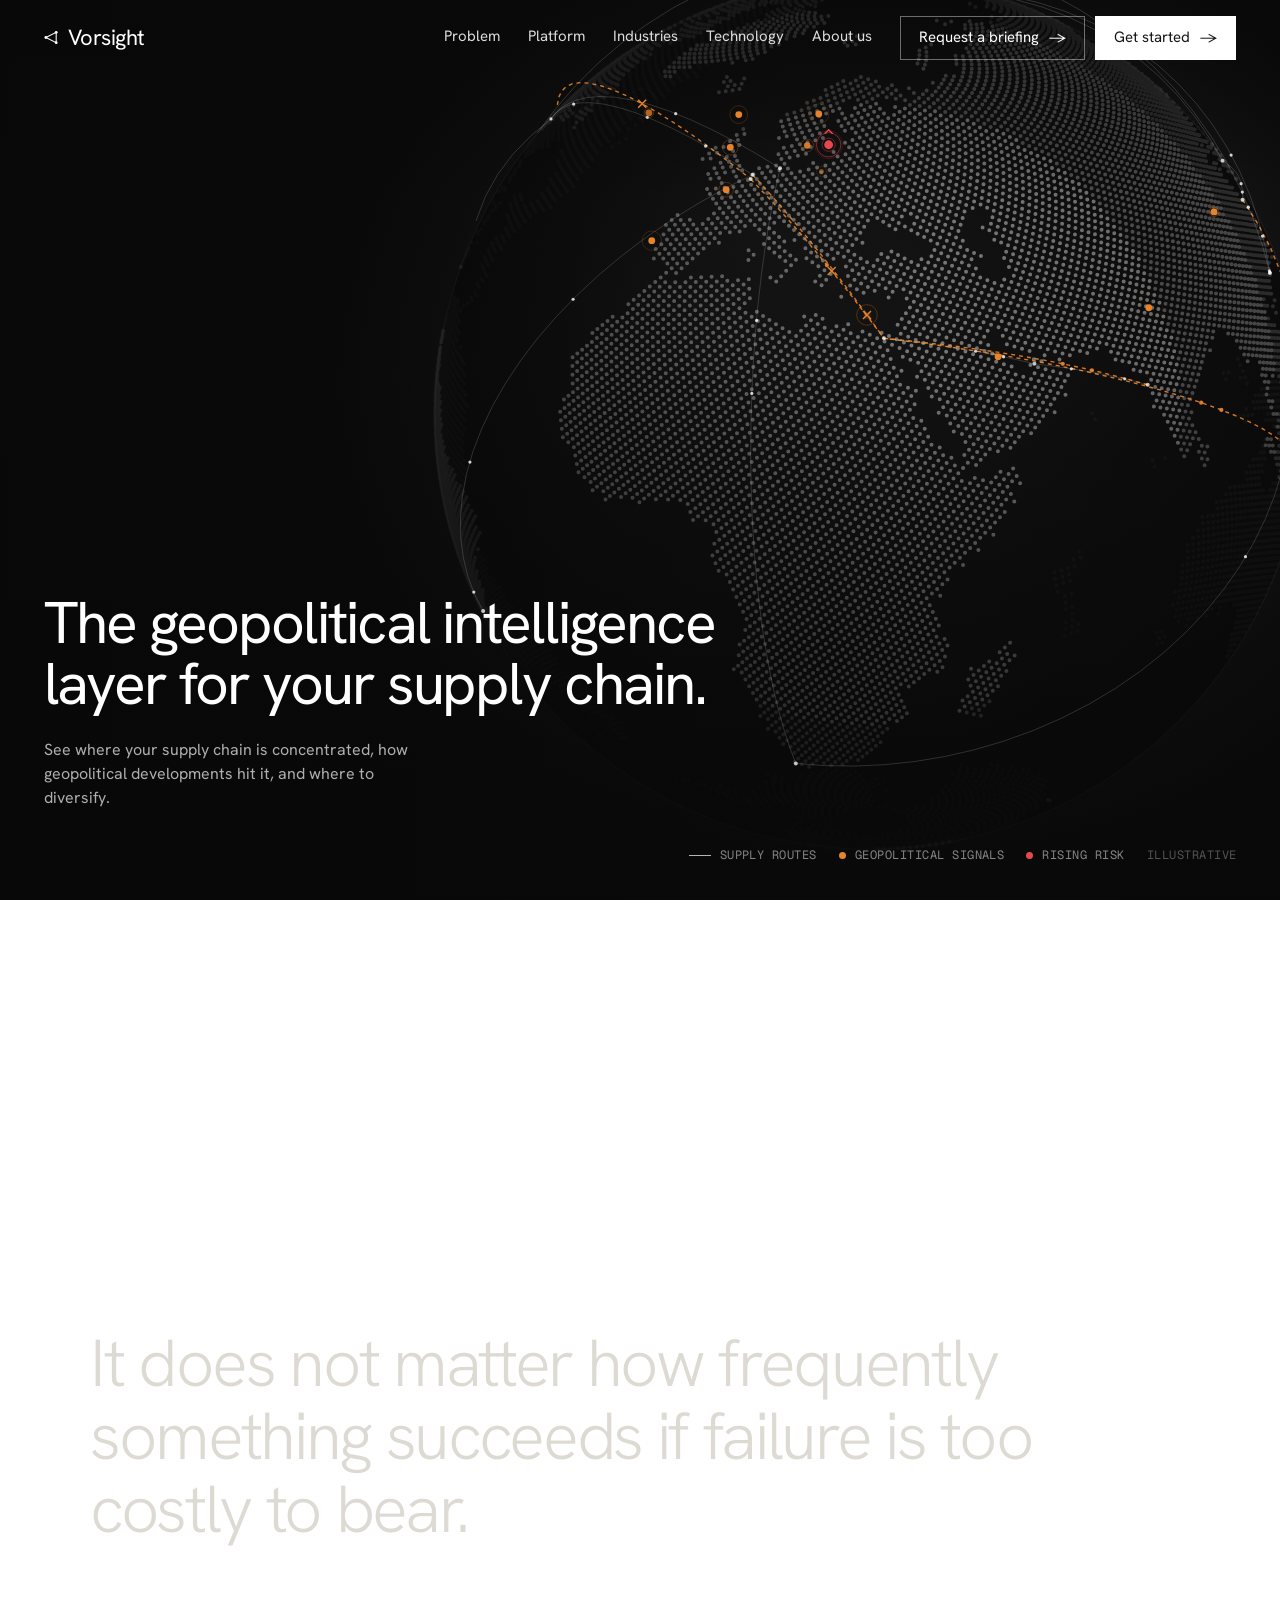
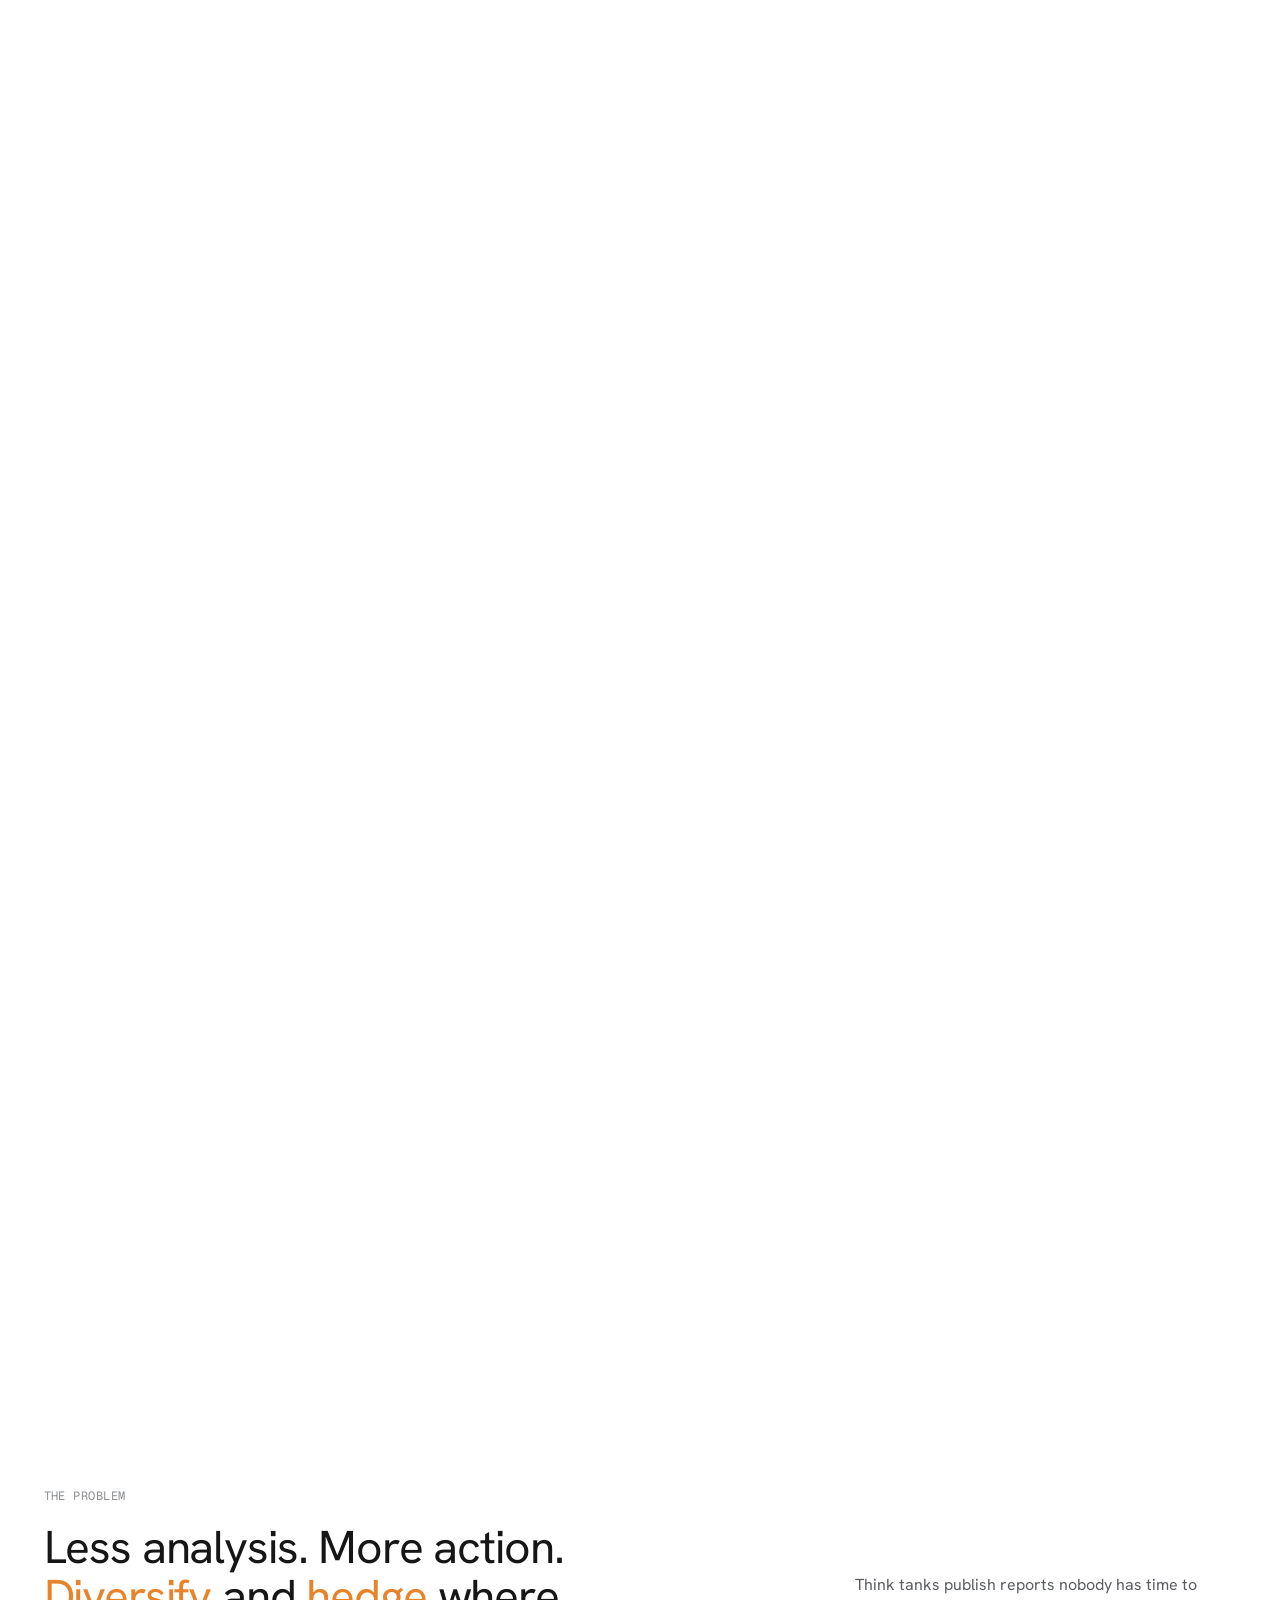
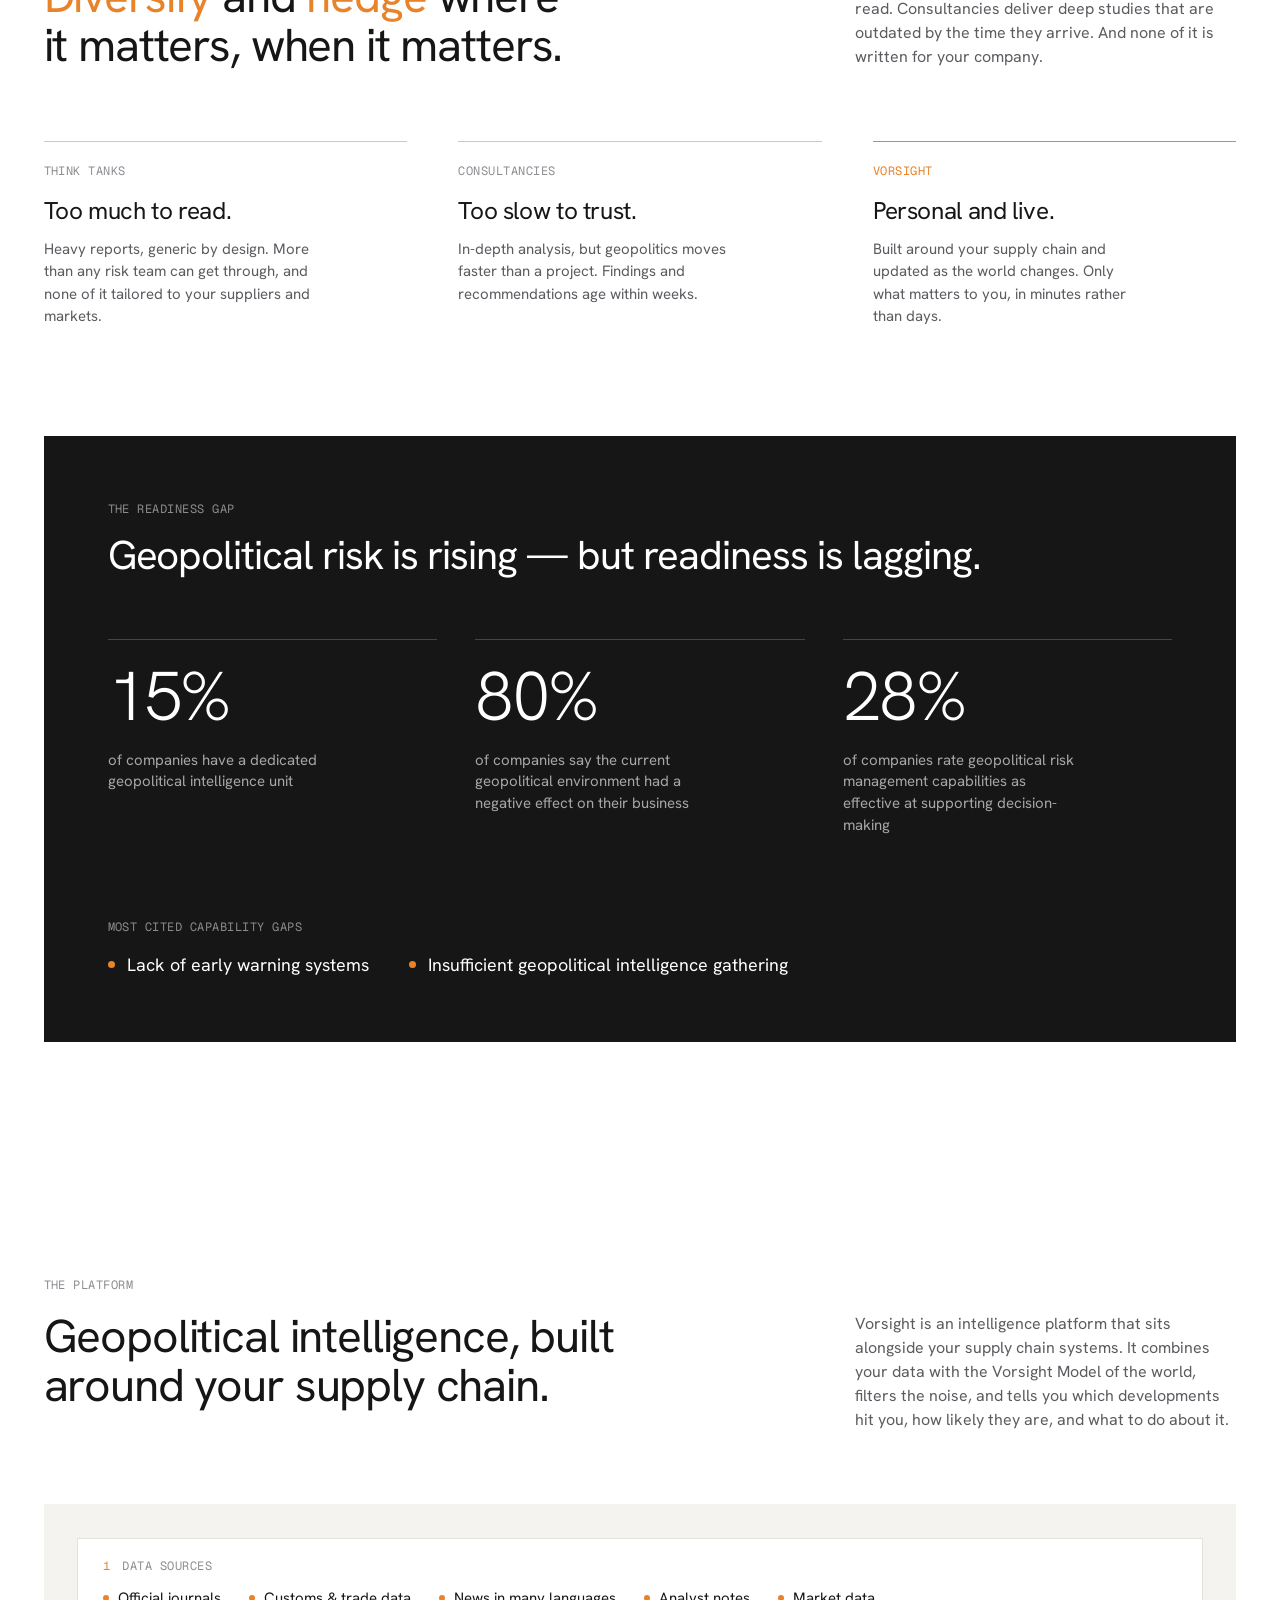
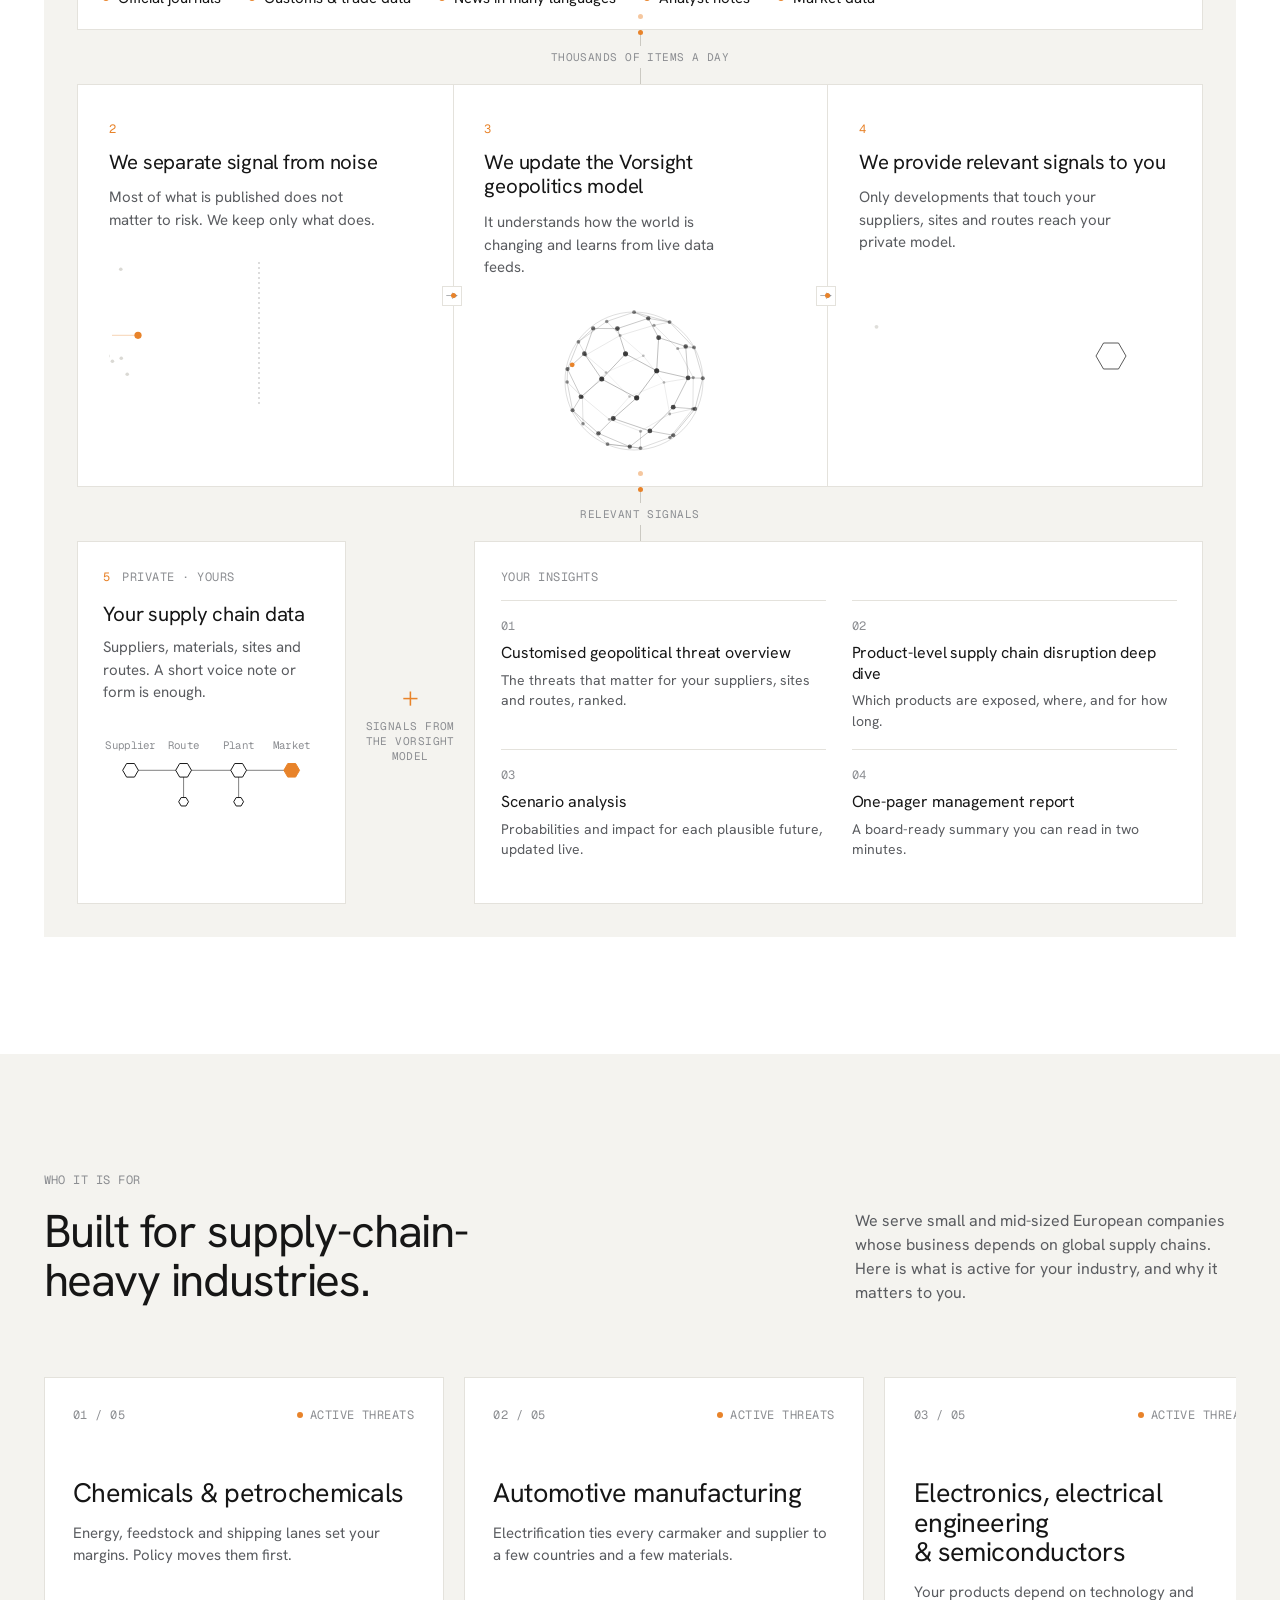
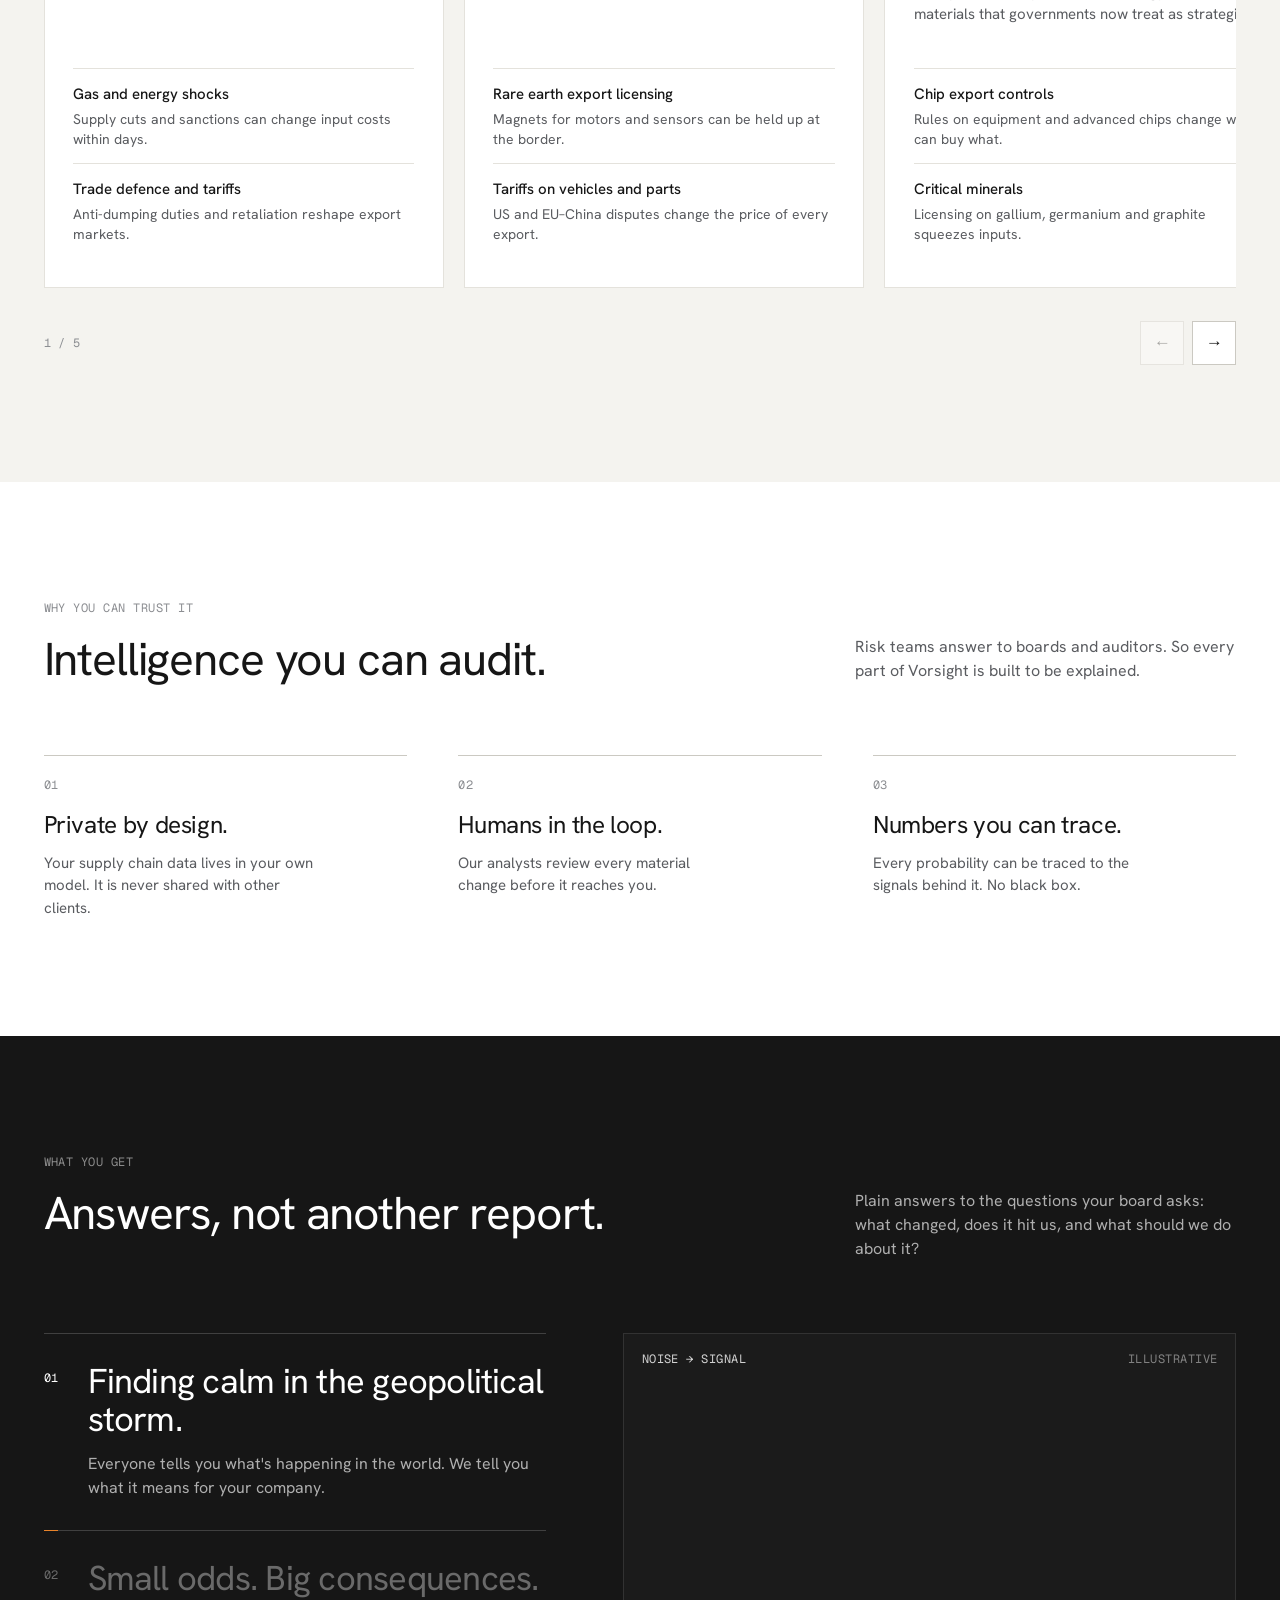
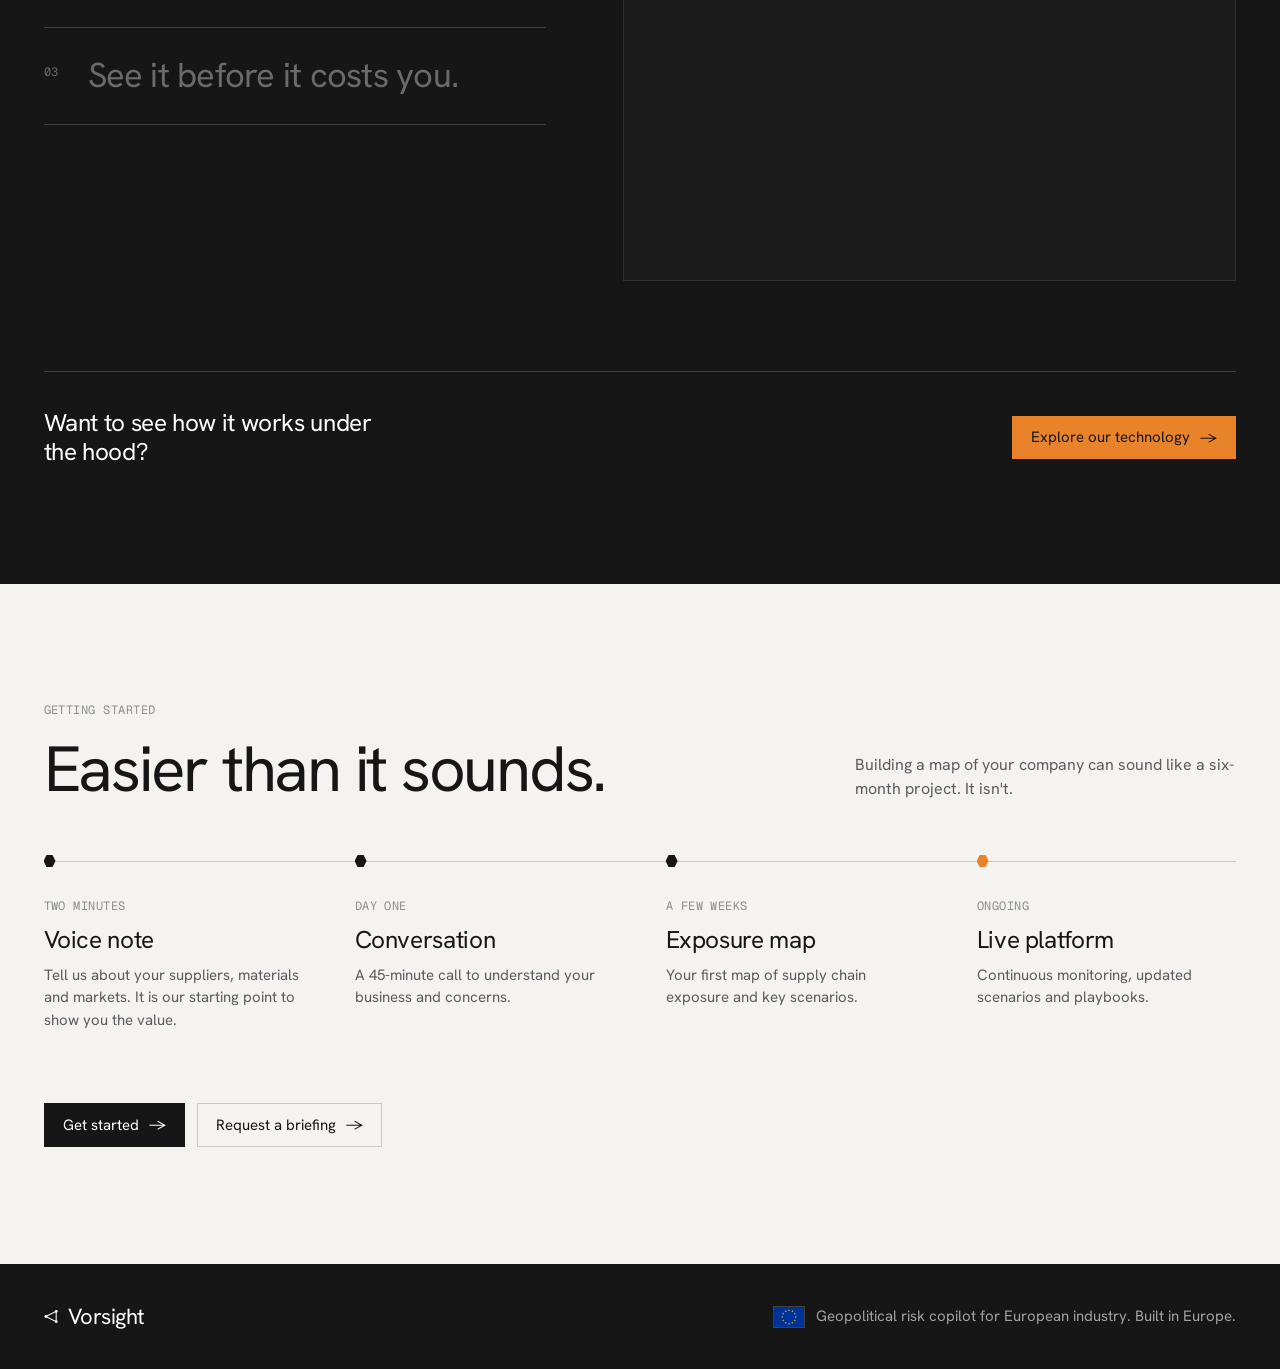
<file: index.html>
<!DOCTYPE html>
<html lang="en">
<head>
<meta charset="UTF-8">
<meta name="viewport" content="width=device-width, initial-scale=1">
<title>Vorsight</title>
<meta name="description" content="Vorsight is an intelligence platform for geopolitical risk. It shows small and mid-sized European companies how global developments hit their supply chains, and what to do about it.">
<link rel="preconnect" href="https://fonts.googleapis.com">
<link rel="preconnect" href="https://fonts.gstatic.com" crossorigin>
<link href="https://fonts.googleapis.com/css2?family=Geist+Mono:wght@400;500&family=Hanken+Grotesk:wght@300;400;500&display=swap" rel="stylesheet">
<link rel="stylesheet" href="assets/site.css?v=3">
<style>
  /* Page-specific styles. Tokens, header, buttons, footer and type scale live in assets/site.css */

  /* header sits transparent over the banner, then turns solid */
  header{ position:fixed; left:0; right:0; top:0; transition:background .3s ease, border-color .3s ease; }
  header.over{ background:transparent; backdrop-filter:none; border-bottom-color:transparent; }
  header.over .brand{ color:#fff; }
  header.over .site-nav a{ color:rgba(255,255,255,0.86); }
  header.over .site-nav a:hover{ color:#fff; }
  header.over .btn-ghost{ color:#fff; border-color:rgba(255,255,255,0.4); }
  header.over .btn-ghost:hover{ border-color:#fff; }
  header.over .btn-primary{ background:#fff; color:var(--ink); border-color:#fff; }
  header.over .nav-toggle{ color:#fff; border-color:rgba(255,255,255,0.4); }
  header.over.menu-open{ background:rgba(22,22,22,0.97); }
  header.over .mobile-nav-panel a{ color:#fff; border-top-color:rgba(255,255,255,0.14); }
  section{ scroll-margin-top:56px; }

  /* ---------- banner: the globe is a darkened background ---------- */
  #hero{
    position:relative; display:flex; align-items:flex-end; overflow:hidden; padding:0;
    min-height:max(640px,100vh); min-height:max(640px,100svh); background:#0C0C0C; color:#fff;
  }
  #globe-canvas, #sig-canvas{ position:absolute; inset:0; width:100%; height:100%; display:block; pointer-events:none; }
  .hero-shade{
    position:absolute; inset:0; pointer-events:none;
    background:
      linear-gradient(90deg, rgba(8,8,8,0.9) 0%, rgba(8,8,8,0.66) 38%, rgba(8,8,8,0.3) 72%, rgba(8,8,8,0.4) 100%),
      linear-gradient(0deg, rgba(8,8,8,0.92) 0%, rgba(8,8,8,0.35) 38%, rgba(8,8,8,0) 60%),
      linear-gradient(180deg, rgba(8,8,8,0.6) 0%, rgba(8,8,8,0) 22%);
  }
  .hero-inner{ position:relative; z-index:3; width:100%; padding:0 var(--pad) clamp(48px,10vh,96px); pointer-events:none; }
  .hero-copy{ max-width:760px; pointer-events:auto; }
  .hero-copy h1{ font-size:clamp(34px,4.6vw,66px); letter-spacing:-0.035em; line-height:1.04; color:#fff; }
  @media (max-width:600px){ .hero-copy .hbr{ display:none; } }
  .hero-copy .lede{ margin-top:clamp(16px,2.6vh,24px); max-width:44ch; font-size:clamp(16px,1.2vw,18px); line-height:1.5; color:rgba(255,255,255,0.68); }
  .hero-actions{ display:flex; gap:12px; flex-wrap:wrap; }
  .hero-legend{
    position:absolute; right:var(--pad); bottom:clamp(20px,4vh,36px); z-index:3; display:flex; align-items:center; gap:22px;
    font-family:var(--mono); font-size:var(--t-label); letter-spacing:0.04em; text-transform:uppercase; color:rgba(255,255,255,0.5);
  }
  .hero-legend span{ display:inline-flex; align-items:center; gap:9px; }
  .hero-legend .ln{ width:22px; height:1px; background:rgba(255,255,255,0.7); }
  .hero-legend .dt{ width:7px; height:7px; border-radius:50%; background:var(--orange); }
  .hero-legend .dt.red{ background:#E5484D; }
  .hero-legend .il{ opacity:.6; }
  @media (max-width:760px){ .hero-legend{ display:none; } }
  .gp-tip{
    position:absolute; left:0; top:0; z-index:4; max-width:260px; pointer-events:none; opacity:0; transition:opacity .15s ease;
    background:rgba(14,14,14,0.94); border:1px solid rgba(255,255,255,0.18); padding:9px 12px 10px;
    font-size:var(--t-small); line-height:1.35; color:#fff;
  }

  /* ---------- quote: the more you scroll, the more of it you can read ---------- */
  #quote{ position:relative; height:230vh; background:var(--bg); }
  .q-stick{ position:sticky; top:0; height:100vh; height:100svh; display:flex; align-items:center; }
  .q-body{ margin:0; max-width:1100px; }
  .q-text{ margin:0; font-size:clamp(30px,5.2vw,80px); font-weight:300; line-height:1.1; letter-spacing:-0.035em; color:var(--ink); }
  .q-text .w{ display:inline-block; white-space:nowrap; }
  .q-text .c{ color:#DCDAD3; transition:color .35s ease; }
  .q-text .c.on{ color:var(--ink); }
  .q-by{ margin-top:clamp(28px,5vh,48px); display:flex; align-items:center; gap:14px; font-family:var(--mono); font-size:var(--t-label); letter-spacing:0.04em; text-transform:uppercase; color:var(--ink-3); opacity:0; transition:opacity .6s ease; }
  .q-by::before{ content:""; width:36px; height:1px; background:var(--border-strong); }
  .q-by.on{ opacity:1; }
  @media (max-width:700px){ #quote{ height:auto; padding:clamp(56px,9vh,88px) 0 clamp(8px,2vh,24px); } .q-stick{ position:static; height:auto; } }
  @media (prefers-reduced-motion: reduce){ #quote{ height:auto; padding:clamp(96px,16vh,180px) 0; } .q-stick{ position:static; height:auto; } .q-text .c{ color:var(--ink); transition:none; } .q-by{ opacity:1; } }

  /* ---------- problem ---------- */
  #problem h2 .hl{ font-style:normal; color:var(--orange); }
  .readiness{ margin-top:clamp(88px,13vh,150px); padding:clamp(32px,5vw,72px); background:var(--dark); color:#fff; }
  .readiness .eyebrow{ color:rgba(255,255,255,0.5); }
  .readiness h3{ margin:16px 0 clamp(40px,7vh,72px); font-size:clamp(26px,3.15vw,46px); line-height:1.06; letter-spacing:-0.025em; color:#fff; white-space:nowrap; }
  @media (max-width:900px){ .readiness h3{ white-space:normal; font-size:var(--t-h2); } }
  .stat-grid{ display:grid; grid-template-columns:repeat(3,minmax(0,1fr)); gap:0 clamp(20px,3vw,48px); }
  @media (max-width:860px){ .stat-grid{ grid-template-columns:repeat(2,minmax(0,1fr)); } }
  @media (max-width:520px){
    .stat-grid{ grid-template-columns:1fr; }
    .stat{ display:grid; grid-template-columns:104px minmax(0,1fr); gap:0 16px; align-items:start; padding:18px 0 20px; }
    .stat-num{ font-size:40px; }
    .stat-lbl{ margin-top:4px; }
    .readiness{ padding:28px 20px; }
  }
  .stat{ padding:22px 0 clamp(28px,5vh,48px); border-top:1px solid rgba(255,255,255,0.2); }
  .stat-num{ display:block; font-family:var(--sans); font-size:clamp(48px,5.4vw,84px); font-weight:300; letter-spacing:-0.04em; line-height:1; color:#fff; }
  .stat-bar{ display:none; }
  .stat-lbl{ margin-top:18px; max-width:30ch; font-size:var(--t-small); line-height:1.45; color:rgba(255,255,255,0.62); }
  .gaps{ margin-top:clamp(24px,4vh,48px); }
  .gaps-label{ margin-bottom:16px; font-family:var(--mono); font-size:var(--t-label); letter-spacing:0.04em; text-transform:uppercase; color:rgba(255,255,255,0.5); }
  .gap-list{ display:flex; flex-wrap:wrap; gap:12px 40px; }
  .gap{ display:flex; align-items:center; gap:12px; font-size:clamp(17px,1.4vw,20px); color:#fff; }
  .gap-mark{ width:7px; height:7px; border-radius:50%; background:var(--orange); font-size:0; flex-shrink:0; }

  /* ---------- three-column statements (problem, trust) ---------- */
  .cmp{ display:grid; grid-template-columns:repeat(3,minmax(0,1fr)); gap:36px clamp(24px,4vw,64px); }
  .cmp-i{ padding-top:20px; border-top:1px solid var(--border-strong); }
  .cmp-i.us{ border-top-color:var(--orange); }
  .cmp-k{ display:block; font-family:var(--mono); font-size:var(--t-label); letter-spacing:0.04em; text-transform:uppercase; color:var(--ink-3); }
  .cmp-i.us .cmp-k{ color:var(--orange); }
  .cmp-i h3{ margin-top:16px; font-size:var(--t-h3); line-height:1.2; letter-spacing:-0.015em; }
  .cmp-i p{ margin-top:12px; max-width:34ch; font-size:var(--t-small); line-height:1.5; color:var(--ink-2); }
  @media (max-width:760px){ .cmp{ grid-template-columns:1fr; } }
  .readiness{ margin-top:clamp(80px,12vh,140px); }
  .trust-sec{ background:#fff; }

  /* ---------- platform overview: a quiet flow of information ---------- */
  #platform{ background:#fff; }
  .plat{ display:flex; flex-direction:column; padding:clamp(16px,2.6vw,40px); background:var(--bg-subtle); }
  .pbox{ background:#fff; border:1px solid var(--border); }
  .plbl{ display:block; font-family:var(--mono); font-size:var(--t-label); letter-spacing:0.04em; text-transform:uppercase; color:var(--ink-3); }
  .pnum{ display:inline-block; font-family:var(--mono); font-size:var(--t-label); color:var(--orange); }
  .psrc-h{ display:flex; align-items:center; gap:12px; }
  .psrc{ padding:18px clamp(16px,2vw,28px) 20px; }
  .psrc-l{ display:flex; flex-wrap:wrap; gap:8px 28px; margin-top:12px; font-size:var(--t-small); color:var(--ink); }
  .psrc-l li{ display:inline-flex; align-items:center; gap:9px; }
  .psrc-l li::before{ content:""; width:6px; height:6px; border-radius:50%; background:var(--orange); animation:pdot 2.4s ease-in-out infinite; }
  .psrc-l li:nth-child(2)::before{ animation-delay:.5s; } .psrc-l li:nth-child(3)::before{ animation-delay:1s; } .psrc-l li:nth-child(4)::before{ animation-delay:1.5s; } .psrc-l li:nth-child(5)::before{ animation-delay:2s; }
  @keyframes pdot{ 50%{ opacity:.25; } }

  /* connectors with moving information dots */
  .pdown{ position:relative; display:flex; align-items:center; justify-content:center; height:clamp(44px,6vh,60px); }
  .pdown::before{ content:""; position:absolute; left:50%; top:0; bottom:0; width:1px; background:var(--border-strong); }
  .pdown i{ position:absolute; left:50%; top:0; width:5px; height:5px; margin-left:-2.5px; border-radius:50%; background:var(--orange); animation:pdn 1.7s linear infinite; }
  .pdown i::after{ content:""; position:absolute; left:0; top:-16px; width:5px; height:5px; border-radius:50%; background:var(--orange); opacity:.45; }
  @keyframes pdn{ 0%{ top:0; opacity:0; } 15%{ opacity:1; } 85%{ opacity:1; } 100%{ top:calc(100% - 5px); opacity:0; } }
  .pcap{ position:relative; padding:3px 12px; background:var(--bg-subtle); font-family:var(--mono); font-size:11px; letter-spacing:0.04em; text-transform:uppercase; color:var(--ink-3); }

  .pflow{ display:grid; grid-template-columns:repeat(3,minmax(0,1fr)); }
  .pcol{ position:relative; padding:clamp(20px,2.4vw,34px); border-left:1px solid var(--border); }
  .pcol:first-child{ border-left:0; }
  .pcol:not(:last-child)::after{ content:"→"; position:absolute; right:-9px; top:50%; z-index:2; width:18px; height:18px; display:flex; align-items:center; justify-content:center; background:#fff; border:1px solid var(--border); font-size:11px; color:var(--ink-3); }
  .pcol:not(:last-child)::before{ content:""; position:absolute; right:-3px; top:calc(50% + 7px); z-index:3; width:5px; height:5px; border-radius:50%; background:var(--orange); animation:pflow 1.8s linear infinite; }
  @keyframes pflow{ 0%{ transform:translateX(-34px); opacity:0; } 20%{ opacity:1; } 80%{ opacity:1; } 100%{ transform:translateX(34px); opacity:0; } }
  .pcol .pnum{ margin-bottom:12px; }
  .pcol h3{ font-size:clamp(19px,1.6vw,23px); line-height:1.2; letter-spacing:-0.012em; }
  .pcol p{ margin-top:12px; font-size:var(--t-small); line-height:1.5; color:var(--ink-2); max-width:34ch; }
  .pv{ display:block; width:100%; max-width:300px; margin-top:clamp(18px,3vh,28px); color:var(--ink); }
  .pv2, .pv3, .pv4{ height:150px; }
  .pown{ padding:clamp(18px,2vw,28px); }
  .pown h3{ margin-top:16px; font-size:clamp(19px,1.6vw,23px); line-height:1.2; letter-spacing:-0.012em; }
  .pown p{ margin-top:10px; font-size:var(--t-small); line-height:1.5; color:var(--ink-2); max-width:30ch; }
  .pv1{ height:auto; max-width:230px; overflow:visible; }
  .pv1 polygon{ fill:#fff; stroke:currentColor; stroke-width:1; }
  .pv1 polygon.lit{ fill:var(--orange); stroke:var(--orange); animation:pdot 1.4s ease-in-out infinite; }
  .pv1 path{ stroke:currentColor; opacity:.55; }
  .pv1 .lbl text{ font-family:var(--mono); font-size:11px; fill:var(--ink-3); stroke:none; letter-spacing:0.03em; }

  .plow{ display:grid; grid-template-columns:minmax(0,0.85fr) auto minmax(0,2.3fr); align-items:stretch; gap:0; }
  .pplus{ display:flex; flex-direction:column; align-items:center; justify-content:center; gap:8px; width:clamp(96px,10vw,150px); padding:0 8px; text-align:center; }
  .pplus b{ font-family:var(--sans); font-size:30px; font-weight:300; line-height:1; color:var(--orange); }
  .pplus span{ font-family:var(--mono); font-size:11px; letter-spacing:0.04em; text-transform:uppercase; color:var(--ink-3); line-height:1.35; }
  .pins{ padding:clamp(18px,2vw,28px); }
  .pins-g{ display:grid; grid-template-columns:1fr 1fr; gap:0 clamp(16px,2vw,32px); margin-top:14px; }
  .pi{ position:relative; padding:16px 0 18px; border-top:1px solid var(--border); }
  .pi::before{ content:""; position:absolute; left:0; top:-1px; height:1px; width:0; background:var(--orange); animation:pfill 8s linear infinite; }
  .pi:nth-child(2)::before{ animation-delay:2s; } .pi:nth-child(3)::before{ animation-delay:4s; } .pi:nth-child(4)::before{ animation-delay:6s; }
  @keyframes pfill{ 0%{ width:0; opacity:1; } 22%{ width:100%; opacity:1; } 40%{ width:100%; opacity:0; } 100%{ width:0; opacity:0; } }
  .pi-n{ display:block; font-family:var(--mono); font-size:var(--t-label); color:var(--ink-3); }
  .pi b{ display:block; margin-top:8px; font-size:clamp(16px,1.25vw,18px); font-weight:400; line-height:1.3; letter-spacing:-0.005em; }
  .pi p{ margin-top:6px; font-size:14px; line-height:1.45; color:var(--ink-2); }
  @media (max-width:980px){
    .pflow{ grid-template-columns:1fr; }
    .pcol{ border-left:0; border-top:1px solid var(--border); }
    .pcol:first-child{ border-top:0; }
    .pcol:not(:last-child)::after, .pcol:not(:last-child)::before{ display:none; }
    .plow{ grid-template-columns:1fr; }
    .pplus{ width:auto; flex-direction:row; justify-content:center; padding:14px 0; }
    .pplus span{ text-align:left; }
  }
  @media (max-width:620px){ .pins-g{ grid-template-columns:1fr; } }
  @media (prefers-reduced-motion: reduce){
    .psrc-l li::before, .pdown i, .pcol::before, .pi::before, .pv1 polygon.lit{ animation:none; }
    .pi::before{ width:100%; opacity:.0; }
  }

  /* ---------- industries carousel ---------- */
  #industries{ background:var(--bg-subtle); }
  .car-track{
    display:flex; gap:clamp(12px,1.6vw,24px); overflow-x:auto; scroll-snap-type:x mandatory; scroll-behavior:smooth;
    padding-bottom:6px; scrollbar-width:none; outline:none;
  }
  .car-track::-webkit-scrollbar{ display:none; }
  .car-track:focus-visible{ outline:1px solid var(--ink); outline-offset:6px; }
  .ind{
    flex:0 0 min(400px,84vw); scroll-snap-align:start; display:flex; flex-direction:column; min-height:420px;
    padding:clamp(22px,2.2vw,32px); background:#fff; border:1px solid var(--border);
  }
  .ind-top{ display:flex; justify-content:space-between; align-items:center; gap:12px; margin-bottom:clamp(36px,6vh,64px); }
  .ind-k, .ind-live{ font-family:var(--mono); font-size:var(--t-label); letter-spacing:0.04em; text-transform:uppercase; color:var(--ink-3); }
  .ind-live{ display:inline-flex; align-items:center; gap:7px; }
  .ind-live i{ width:6px; height:6px; border-radius:50%; background:var(--orange); animation:livepulse 1.4s ease-in-out infinite; }
  @keyframes livepulse{ 50%{ opacity:.25; } }
  .ind h3{ font-size:clamp(24px,2.1vw,30px); line-height:1.1; letter-spacing:-0.02em; }
  .ind-lead{ margin-top:14px; min-height:4.5em; font-size:var(--t-small); line-height:1.5; color:var(--ink-2); }
  .ind-th{ margin-top:auto; padding-top:20px; }
  .ind-th li{ padding:14px 0; border-top:1px solid var(--border); }
  .ind-th b{ display:block; font-size:var(--t-small); font-weight:500; }
  .ind-th span{ display:block; margin-top:3px; font-size:14px; line-height:1.45; color:var(--ink-2); }
  .car-ctl{ display:flex; align-items:center; justify-content:space-between; margin-top:clamp(20px,3vh,32px); }
  .car-n{ font-family:var(--mono); font-size:var(--t-label); letter-spacing:0.04em; color:var(--ink-3); }
  .car-btns{ display:flex; gap:8px; }
  .car-b{ width:44px; height:44px; background:#fff; border:1px solid var(--border-strong); border-radius:0; font-size:17px; color:var(--ink); cursor:pointer; }
  .car-b:hover{ border-color:var(--ink); }
  .car-b:disabled{ opacity:.35; cursor:default; }
  .car-b:focus-visible{ outline:1px solid var(--ink); outline-offset:3px; }
  @media (prefers-reduced-motion: reduce){ .ind-live i{ animation:none; } .car-track{ scroll-behavior:auto; } }

  /* ---------- outcomes (dark) ---------- */
  #outcomes{ background:var(--dark); color:#fff; }
  #outcomes .eyebrow{ color:rgba(255,255,255,0.5); }
  #outcomes .section-head h2{ color:#fff; }
  #outcomes .section-head p{ color:rgba(255,255,255,0.66); }
  .foot-eu{ display:inline-flex; align-items:center; gap:12px; }
  .foot-eu .eu-flag{ box-shadow:0 0 0 1px rgba(255,255,255,0.18); }

  /* what you get: a quiet selector list next to one minimal illustration */
  .wyg{ display:grid; grid-template-columns:minmax(0,0.9fr) minmax(0,1.1fr); gap:clamp(32px,6vw,96px); align-items:start; }
  .wyg-list{ display:flex; flex-direction:column; border-top:1px solid rgba(255,255,255,0.18); }
  .wyg-item{
    position:relative; display:grid; grid-template-columns:44px minmax(0,1fr); text-align:left;
    background:none; border:0; border-bottom:1px solid rgba(255,255,255,0.18); border-radius:0;
    padding:28px 0 30px; cursor:pointer; font-family:var(--sans); color:rgba(255,255,255,0.36); transition:color .25s ease;
  }
  .wyg-item:hover{ color:rgba(255,255,255,0.75); }
  .wyg-item:focus-visible{ outline:1px solid #fff; outline-offset:4px; }
  .wyg-item.active{ color:#fff; }
  .wyg-num{ padding-top:8px; font-family:var(--mono); font-size:var(--t-label); letter-spacing:0.04em; color:inherit; }
  .wyg-title{ display:block; font-size:clamp(26px,2.7vw,38px); font-weight:400; letter-spacing:-0.022em; line-height:1.1; }
  .wyg-desc{
    display:block; max-height:0; opacity:0; overflow:hidden; font-size:var(--t-body); line-height:1.5;
    color:rgba(255,255,255,0.66); transition:max-height .45s ease, opacity .35s ease, margin .35s ease;
  }
  .wyg-item.active .wyg-desc{ max-height:160px; opacity:1; margin-top:14px; }
  .wyg-bar{ position:absolute; left:0; right:0; bottom:-1px; height:1px; background:transparent; }
  .wyg-bar i{ display:block; height:100%; width:0; background:var(--orange); }

  .wyg-stage{
    position:relative; overflow:hidden; background:#1B1B1B; border:1px solid rgba(255,255,255,0.1);
    aspect-ratio:1.12/1; min-height:340px;
  }
  .wyg-stage canvas{ position:absolute; inset:0; width:100%; height:100%; display:block; }
  .wyg-meta{
    position:absolute; left:18px; right:18px; top:16px; display:flex; justify-content:space-between; gap:12px; pointer-events:none;
    font-family:var(--mono); font-size:var(--t-label); letter-spacing:0.04em; text-transform:uppercase; color:rgba(255,255,255,0.45);
  }
  .wyg-meta span:first-child{ color:rgba(255,255,255,0.8); }
  .wyg-tip{
    position:absolute; left:0; top:0; pointer-events:none; opacity:0; transition:opacity .15s ease;
    background:rgba(14,14,14,0.94); border:1px solid rgba(255,255,255,0.18); color:#fff; padding:9px 12px 10px;
    font-size:var(--t-small); line-height:1.35; white-space:nowrap;
  }
  .wyg-tip small{ display:block; margin-top:3px; font-family:var(--mono); font-size:11px; letter-spacing:0.04em; text-transform:uppercase; color:var(--orange); }
  @media (max-width:900px){
    .wyg{ grid-template-columns:1fr; }
    .wyg-item{ scroll-margin-top:76px; }
    .wyg-item.active{ border-bottom-color:transparent; padding-bottom:18px; }
    .wyg-stage{ aspect-ratio:1/1; min-height:0; max-height:440px; width:100%; }
    .wyg-list > .wyg-stage{ margin:0 0 28px; }
    .wyg-stage + .wyg-item{ border-top:1px solid rgba(255,255,255,0.18); }
  }
  .wyg-more{
    display:flex; align-items:center; justify-content:space-between; gap:24px; flex-wrap:wrap;
    margin-top:clamp(64px,10vh,120px); padding-top:36px; border-top:1px solid rgba(255,255,255,0.18);
  }
  .wyg-more p{ max-width:26ch; font-size:var(--t-h3); line-height:1.2; letter-spacing:-0.015em; color:#fff; }

  /* ---------- call to action ---------- */
  #cta{ background:var(--bg-subtle); }
  #cta .section-head{ margin-bottom:clamp(36px,6vh,64px); }
  #cta .section-head h2{ font-size:clamp(40px,5vw,76px); letter-spacing:-0.035em; line-height:1; }
  .tl{ position:relative; display:grid; grid-template-columns:repeat(4,1fr); gap:clamp(24px,4vw,64px); padding-top:38px; margin-bottom:clamp(48px,8vh,88px); }
  .tl::before{ content:""; position:absolute; left:0; right:0; top:6px; height:1px; background:var(--border-strong); transform-origin:left; transform:scaleX(0); transition:transform 1.4s cubic-bezier(.4,0,.2,1); }
  .tl.go::before{ transform:scaleX(1); }
  .tl-s{ position:relative; opacity:.3; transition:opacity .6s ease; }
  .tl.go .tl-s{ opacity:1; }
  .tl.go .tl-s:nth-child(1){ transition-delay:.2s; } .tl.go .tl-s:nth-child(2){ transition-delay:.7s; } .tl.go .tl-s:nth-child(3){ transition-delay:1.2s; } .tl.go .tl-s:nth-child(4){ transition-delay:1.7s; }
  .tl-s::before{ content:""; position:absolute; left:0; top:-38px; width:12px; height:13px; background:var(--ink); clip-path:polygon(25% 4%,75% 4%,100% 50%,75% 96%,25% 96%,0 50%); }
  .tl-s:last-child::before{ background:var(--orange); }
  .tl-w{ font-family:var(--mono); font-size:var(--t-label); letter-spacing:0.04em; text-transform:uppercase; color:var(--ink-3); }
  .tl-s h3{ margin:8px 0 10px; font-size:var(--t-h3); }
  .tl-s p{ max-width:32ch; font-size:var(--t-small); line-height:1.5; color:var(--ink-2); }
  @media (max-width:900px){ .tl{ grid-template-columns:repeat(2,1fr); row-gap:44px; } }
  @media (max-width:760px){
    .tl{ grid-template-columns:1fr; gap:30px; padding-top:0; padding-left:30px; }
    .tl::before{ left:6px; right:auto; top:6px; bottom:6px; width:1px; height:auto; transform:scaleY(0); transform-origin:top; }
    .tl.go::before{ transform:scaleY(1); }
    .tl-s::before{ left:-30px; top:4px; }
  }
  @media (prefers-reduced-motion: reduce){ .tl::before, .tl-s{ transition:none; } .tl::before{ transform:none; } .tl-s{ opacity:1; } }
</style>
</head>
<body>

<header class="over">
  <a href="#hero" class="brand">
    <svg class="brand-mark" width="15" height="15" viewBox="0 0 16 16" fill="none" aria-hidden="true">
      <path d="M2 8L13 2.5V13.5L2 8Z" stroke="currentColor" stroke-width="1.1"/>
      <circle cx="2" cy="8" r="1.5" fill="currentColor"/>
      <circle cx="13" cy="2.5" r="1.5" fill="currentColor"/>
      <circle cx="13" cy="13.5" r="1.5" fill="currentColor"/>
    </svg>
    <span class="brand-name">Vorsight</span>
  </a>
  <nav class="site-nav">
    <a href="#problem">Problem</a>
    <a href="#platform">Platform</a>
    <a href="#industries">Industries</a>
    <a href="technology.html">Technology</a>
    <a href="about.html">About us</a>
  </nav>
  <div class="header-right">
    <a class="btn btn-ghost" href="mailto:hello@vorsight.example?subject=Vorsight%20briefing">Request a briefing</a>
    <a class="btn btn-primary" href="signup.html">Get started</a>
    <button type="button" class="nav-toggle" id="nav-toggle" aria-label="Open menu" aria-expanded="false" aria-controls="mobile-nav-panel">
      <svg width="16" height="16" viewBox="0 0 16 16" fill="none" aria-hidden="true"><path d="M2 4.5H14M2 8H14M2 11.5H14" stroke="currentColor" stroke-width="1.4" stroke-linecap="round"/></svg>
    </button>
  </div>
  <div class="mobile-nav-panel" id="mobile-nav-panel">
    <a href="#problem">Problem</a>
    <a href="#platform">Platform</a>
    <a href="#industries">Industries</a>
    <a href="technology.html">Technology</a>
    <a href="about.html">About us</a>
    <a href="mailto:hello@vorsight.example?subject=Vorsight%20briefing">Request a briefing</a>
  </div>
</header>

<!-- ============ 1. BANNER ============ -->
<section id="hero" aria-label="Vorsight">
  <canvas id="globe-canvas" aria-hidden="true"></canvas>
  <div class="hero-shade" aria-hidden="true"></div>
  <canvas id="sig-canvas" role="img" aria-label="A slowly rotating globe with orange dots for live geopolitical signals. Illustrative."></canvas>

  <div class="hero-inner">
    <div class="hero-copy">
      <h1>The geopolitical intelligence<br class="hbr"> layer for your supply chain.</h1>
      <p class="lede">See where your supply chain is concentrated, how geopolitical developments hit it, and where to diversify.</p>
    </div>
  </div>

  <div class="hero-legend" aria-hidden="true"><span><i class="ln"></i>Supply routes</span><span><i class="dt"></i>Geopolitical signals</span><span><i class="dt red"></i>Rising risk</span><span class="il">Illustrative</span></div>
  <div class="gp-tip" id="gp-tip" role="status"></div>
</section>

<!-- ============ 2. PROBLEM ============ -->
<section id="quote" aria-label="Quote">
  <div class="q-stick">
    <div class="wrap">
      <figure class="q-body" id="q-body">
        <blockquote class="q-text" id="q-text">It does not matter how frequently something succeeds if failure is too costly to bear.</blockquote>
        <figcaption class="q-by" id="q-by">Nassim Nicholas Taleb</figcaption>
      </figure>
    </div>
  </div>
</section>

<section id="problem">
  <div class="wrap">
    <div class="section-head reveal">
      <div class="eyebrow">THE PROBLEM</div>
      <h2>Less analysis. More action. <em class="hl">Diversify</em> and <em class="hl">hedge</em> where it matters, when it matters.</h2>
      <p>Think tanks publish reports nobody has time to read. Consultancies deliver deep studies that are outdated by the time they arrive. And none of it is written for your company.</p>
    </div>

    <div class="cmp reveal">
      <div class="cmp-i"><span class="cmp-k">Think tanks</span><h3>Too much to read.</h3><p>Heavy reports, generic by design. More than any risk team can get through, and none of it tailored to your suppliers and markets.</p></div>
      <div class="cmp-i"><span class="cmp-k">Consultancies</span><h3>Too slow to trust.</h3><p>In-depth analysis, but geopolitics moves faster than a project. Findings and recommendations age within weeks.</p></div>
      <div class="cmp-i us"><span class="cmp-k">Vorsight</span><h3>Personal and live.</h3><p>Built around your supply chain and updated as the world changes. Only what matters to you, in minutes rather than days.</p></div>
    </div>

    <div class="readiness reveal">
      <div class="eyebrow">THE READINESS GAP</div>
      <h3>Geopolitical risk is rising — but readiness is lagging.</h3>

      <!-- TODO: add the source/year of these survey figures before publishing -->
      <div class="stat-grid">
        <div class="stat">
          <span class="stat-num">15%</span>
          <span class="stat-bar"><i style="--w:15%"></i></span>
          <p class="stat-lbl">of companies have a dedicated geopolitical intelligence unit</p>
        </div>
        <div class="stat">
          <span class="stat-num">80%</span>
          <span class="stat-bar"><i style="--w:80%"></i></span>
          <p class="stat-lbl">of companies say the current geopolitical environment had a negative effect on their business</p>
        </div>
        <div class="stat">
          <span class="stat-num">28%</span>
          <span class="stat-bar"><i style="--w:28%"></i></span>
          <p class="stat-lbl">of companies rate geopolitical risk management capabilities as effective at supporting decision-making</p>
        </div>
      </div>

      <div class="gaps">
        <div class="gaps-label">Most cited capability gaps</div>
        <div class="gap-list">
          <div class="gap"><span class="gap-mark">!</span>Lack of early warning systems</div>
          <div class="gap"><span class="gap-mark">!</span>Insufficient geopolitical intelligence gathering</div>
        </div>
      </div>
    </div>

  </div>
</section>

<!-- ============ 3. PLATFORM ============ -->
<section id="platform">
  <div class="wrap">
    <div class="section-head reveal">
      <div class="eyebrow">THE PLATFORM</div>
      <h2>Geopolitical intelligence, built around your supply chain.</h2>
      <p>Vorsight is an intelligence platform that sits alongside your supply chain systems. It combines your data with the Vorsight Model of the world, filters the noise, and tells you which developments hit you, how likely they are, and what to do about it.</p>
    </div>

    <div class="plat reveal" id="plat" role="img" aria-label="Flow diagram: global data sources feed a step that separates signal from noise, which updates the Vorsight geopolitics model. Relevant signals go to you. Your supply chain data plus those signals produce four insights.">
      <div class="pbox psrc">
        <div class="psrc-h"><span class="pnum">1</span><span class="plbl">Data sources</span></div>
        <ul class="psrc-l"><li>Official journals</li><li>Customs &amp; trade data</li><li>News in many languages</li><li>Analyst notes</li><li>Market data</li></ul>
      </div>
      <div class="pdown"><i></i><span class="pcap">Thousands of items a day</span></div>

      <div class="pbox pflow">
        <div class="pcol">
          <span class="pnum">2</span>
          <h3>We separate signal from noise</h3>
          <p>Most of what is published does not matter to risk. We keep only what does.</p>
          <canvas class="pv pv2" id="pv2" aria-hidden="true"></canvas>
        </div>
        <div class="pcol">
          <span class="pnum">3</span>
          <h3>We update the Vorsight geopolitics model</h3>
          <p>It understands how the world is changing and learns from live data feeds.</p>
          <canvas class="pv pv3" id="pv3" aria-hidden="true"></canvas>
        </div>
        <div class="pcol">
          <span class="pnum">4</span>
          <h3>We provide relevant signals to you</h3>
          <p>Only developments that touch your suppliers, sites and routes reach your private model.</p>
          <canvas class="pv pv4" id="pv4" aria-hidden="true"></canvas>
        </div>
      </div>
      <div class="pdown"><i></i><span class="pcap">Relevant signals</span></div>

      <div class="plow">
        <div class="pbox pown">
          <div class="psrc-h"><span class="pnum">5</span><span class="plbl">Private · yours</span></div>
          <h3>Your supply chain data</h3>
          <p>Suppliers, materials, sites and routes. A short voice note or form is enough.</p>
          <svg class="pv pv1" viewBox="0 0 220 96" fill="none" aria-hidden="true"><g stroke-width="1"><path d="M28 40H192M82 40V72M138 40V72"/><polygon  points="24.0,33.1 32.0,33.1 36.0,40.0 32.0,46.9 24.0,46.9 20.0,40.0"/><polygon  points="78.0,33.1 86.0,33.1 90.0,40.0 86.0,46.9 78.0,46.9 74.0,40.0"/><polygon  points="134.0,33.1 142.0,33.1 146.0,40.0 142.0,46.9 134.0,46.9 130.0,40.0"/><polygon class="lit" points="188.0,33.1 196.0,33.1 200.0,40.0 196.0,46.9 188.0,46.9 184.0,40.0"/><polygon  points="79.5,67.7 84.5,67.7 87.0,72.0 84.5,76.3 79.5,76.3 77.0,72.0"/><polygon  points="135.5,67.7 140.5,67.7 143.0,72.0 140.5,76.3 135.5,76.3 133.0,72.0"/></g><g class="lbl" text-anchor="middle"><text x="28" y="18">Supplier</text><text x="82" y="18">Route</text><text x="138" y="18">Plant</text><text x="192" y="18">Market</text></g></svg>
        </div>
        <div class="pplus" aria-hidden="true"><b>+</b><span>Signals from the Vorsight Model</span></div>
        <div class="pbox pins">
          <span class="plbl">Your insights</span>
          <div class="pins-g">
            <div class="pi"><span class="pi-n">01</span><b>Customised geopolitical threat overview</b><p>The threats that matter for your suppliers, sites and routes, ranked.</p></div>
            <div class="pi"><span class="pi-n">02</span><b>Product-level supply chain disruption deep dive</b><p>Which products are exposed, where, and for how long.</p></div>
            <div class="pi"><span class="pi-n">03</span><b>Scenario analysis</b><p>Probabilities and impact for each plausible future, updated live.</p></div>
            <div class="pi"><span class="pi-n">04</span><b>One-pager management report</b><p>A board-ready summary you can read in two minutes.</p></div>
          </div>
        </div>
      </div>
    </div>
  </div>
</section>

<!-- ============ 4. INDUSTRIES ============ -->
<section id="industries">
  <div class="wrap">
    <div class="section-head reveal">
      <div class="eyebrow">WHO IT IS FOR</div>
      <h2>Built for supply-chain-heavy industries.</h2>
      <p>We serve small and mid-sized European companies whose business depends on global supply chains. Here is what is active for your industry, and why it matters to you.</p>
    </div>

    <div class="car reveal" id="car">
      <div class="car-track" id="car-track" tabindex="0" role="region" aria-label="Industries and the geopolitical threats that matter to them">
        <article class="ind">
          <div class="ind-top"><span class="ind-k">01 / 05</span><span class="ind-live"><i></i>Active threats</span></div>
          <h3>Chemicals &amp; petrochemicals</h3>
          <p class="ind-lead">Energy, feedstock and shipping lanes set your margins. Policy moves them first.</p>
          <ul class="ind-th"><li><b>Gas and energy shocks</b><span>Supply cuts and sanctions can change input costs within days.</span></li><li><b>Trade defence and tariffs</b><span>Anti-dumping duties and retaliation reshape export markets.</span></li></ul>
        </article>
        <article class="ind">
          <div class="ind-top"><span class="ind-k">02 / 05</span><span class="ind-live"><i></i>Active threats</span></div>
          <h3>Automotive manufacturing</h3>
          <p class="ind-lead">Electrification ties every carmaker and supplier to a few countries and a few materials.</p>
          <ul class="ind-th"><li><b>Rare earth export licensing</b><span>Magnets for motors and sensors can be held up at the border.</span></li><li><b>Tariffs on vehicles and parts</b><span>US and EU–China disputes change the price of every export.</span></li></ul>
        </article>
        <article class="ind">
          <div class="ind-top"><span class="ind-k">03 / 05</span><span class="ind-live"><i></i>Active threats</span></div>
          <h3>Electronics, electrical engineering &amp; semiconductors</h3>
          <p class="ind-lead">Your products depend on technology and materials that governments now treat as strategic.</p>
          <ul class="ind-th"><li><b>Chip export controls</b><span>Rules on equipment and advanced chips change who can buy what.</span></li><li><b>Critical minerals</b><span>Licensing on gallium, germanium and graphite squeezes inputs.</span></li></ul>
        </article>
        <article class="ind">
          <div class="ind-top"><span class="ind-k">04 / 05</span><span class="ind-live"><i></i>Active threats</span></div>
          <h3>Food, beverage &amp; FMCG</h3>
          <p class="ind-lead">Thin margins and fast turnover leave no room for a blocked port or a new duty.</p>
          <ul class="ind-th"><li><b>Shipping and canal disruption</b><span>Red Sea and Panama bottlenecks lift freight costs and delay stock.</span></li><li><b>Fertiliser and grain trade</b><span>Black Sea tension and export bans move input prices.</span></li></ul>
        </article>
        <article class="ind">
          <div class="ind-top"><span class="ind-k">05 / 05</span><span class="ind-live"><i></i>Active threats</span></div>
          <h3>Pharmaceuticals &amp; life sciences</h3>
          <p class="ind-lead">A single missing ingredient or a delayed cold chain can stop a product line.</p>
          <ul class="ind-th"><li><b>Active ingredient concentration</b><span>Key inputs come from a few countries that can restrict exports.</span></li><li><b>Tariffs on pharma imports</b><span>New duties reshape pricing and where you manufacture.</span></li></ul>
        </article>
      </div>
      <div class="car-ctl">
        <span class="car-n" id="car-n" aria-live="polite">1 / 5</span>
        <div class="car-btns">
          <button type="button" class="car-b" id="car-prev" aria-label="Previous industry">←</button>
          <button type="button" class="car-b" id="car-next" aria-label="Next industry">→</button>
        </div>
      </div>
    </div>
  </div>
</section>

<!-- ============ 5. TRUST ============ -->
<section id="trust" class="trust-sec">
  <div class="wrap">
    <div class="section-head reveal">
      <div class="eyebrow">WHY YOU CAN TRUST IT</div>
      <h2>Intelligence you can audit.</h2>
      <p>Risk teams answer to boards and auditors. So every part of Vorsight is built to be explained.</p>
    </div>
    <div class="cmp reveal">
      <div class="cmp-i"><span class="cmp-k">01</span><h3>Private by design.</h3><p>Your supply chain data lives in your own model. It is never shared with other clients.</p></div>
      <div class="cmp-i"><span class="cmp-k">02</span><h3>Humans in the loop.</h3><p>Our analysts review every material change before it reaches you.</p></div>
      <div class="cmp-i"><span class="cmp-k">03</span><h3>Numbers you can trace.</h3><p>Every probability can be traced to the signals behind it. No black box.</p></div>
    </div>
  </div>
</section>

<!-- ============ 6. OUTCOMES ============ -->
<section id="outcomes">
  <div class="wrap">
    <div class="section-head reveal">
      <div class="eyebrow">WHAT YOU GET</div>
      <h2>Answers, not another report.</h2>
      <p>Plain answers to the questions your board asks: what changed, does it hit us, and what should we do about it?</p>
    </div>

    <div class="wyg reveal" id="wyg">
      <div class="wyg-list" role="tablist" aria-label="What you get">
        <button type="button" class="wyg-item active" role="tab" id="wyg-t0" aria-selected="true" aria-controls="wyg-stage" data-i="0">
          <span class="wyg-num">01</span>
          <span><span class="wyg-title">Finding calm in the geopolitical storm.</span>
          <span class="wyg-desc">Everyone tells you what's happening in the world. We tell you what it means for your company.</span></span>
          <span class="wyg-bar"><i></i></span>
        </button>
        <button type="button" class="wyg-item" role="tab" id="wyg-t1" aria-selected="false" aria-controls="wyg-stage" data-i="1" tabindex="-1">
          <span class="wyg-num">02</span>
          <span><span class="wyg-title">Small odds. Big consequences.</span>
          <span class="wyg-desc">We weigh the probability and impact of what could happen, so you know which risks to ignore, which to hedge, and which are worth taking.</span></span>
          <span class="wyg-bar"><i></i></span>
        </button>
        <button type="button" class="wyg-item" role="tab" id="wyg-t2" aria-selected="false" aria-controls="wyg-stage" data-i="2" tabindex="-1">
          <span class="wyg-num">03</span>
          <span><span class="wyg-title">See it before it costs you.</span>
          <span class="wyg-desc">Preparation is cheaper than reaction. Act in days, not months, whether disruption hits or an opportunity opens.</span></span>
          <span class="wyg-bar"><i></i></span>
        </button>
      </div>
      <div class="wyg-stage" id="wyg-stage" role="tabpanel" aria-label="Interactive illustration of the selected benefit">
        <canvas id="wyg-canvas"></canvas>
        <div class="wyg-meta"><span id="wyg-cap">Noise → Signal</span><span>Illustrative</span></div>
        <div class="wyg-tip" id="wyg-tip"></div>
      </div>
    </div>

    <div class="wyg-more reveal">
      <p>Want to see how it works under the hood?</p>
      <a class="btn btn-orange" href="technology.html">Explore our technology</a>
    </div>
  </div>
</section>

<section id="cta">
  <div class="wrap">
    <div class="section-head reveal">
      <div class="eyebrow">GETTING STARTED</div>
      <h2>Easier than it sounds.</h2>
      <p>Building a map of your company can sound like a six-month project. It isn't.</p>
    </div>

    <div class="tl" id="start-line">
      <div class="tl-s"><span class="tl-w">Two minutes</span><h3>Voice note</h3><p>Tell us about your suppliers, materials and markets. It is our starting point to show you the value.</p></div>
      <div class="tl-s"><span class="tl-w">Day one</span><h3>Conversation</h3><p>A 45-minute call to understand your business and concerns.</p></div>
      <div class="tl-s"><span class="tl-w">A few weeks</span><h3>Exposure map</h3><p>Your first map of supply chain exposure and key scenarios.</p></div>
      <div class="tl-s"><span class="tl-w">Ongoing</span><h3>Live platform</h3><p>Continuous monitoring, updated scenarios and playbooks.</p></div>
    </div>

    <div class="hero-actions reveal">
      <a class="btn btn-primary" href="signup.html">Get started</a>
      <a class="btn btn-ghost" href="mailto:hello@vorsight.example?subject=Vorsight%20briefing">Request a briefing</a>
    </div>
  </div>
</section>

<footer>
  <div class="wrap foot-row">
    <div class="brand">
      <svg class="brand-mark" width="15" height="15" viewBox="0 0 16 16" fill="none" aria-hidden="true">
        <path d="M2 8L13 2.5V13.5L2 8Z" stroke="currentColor" stroke-width="1.1"/>
        <circle cx="2" cy="8" r="1.5" fill="currentColor"/>
        <circle cx="13" cy="2.5" r="1.5" fill="currentColor"/>
        <circle cx="13" cy="13.5" r="1.5" fill="currentColor"/>
      </svg>
      <span class="brand-name">Vorsight</span>
    </div>
    <span class="foot-note foot-eu"><svg class="eu-flag" viewBox="0 0 54 36" width="30" height="20" role="img" aria-label="Flag of the European Union">
        <defs><polygon id="eu-star" points="0.00,-2.00 0.47,-0.65 1.90,-0.62 0.76,0.25 1.18,1.62 0.00,0.80 -1.18,1.62 -0.76,0.25 -1.90,-0.62 -0.47,-0.65"/></defs>
        <rect width="54" height="36" fill="#003399"/>
        <g fill="#FFCC00"><use href="#eu-star" x="27.00" y="6.00"/><use href="#eu-star" x="33.00" y="7.61"/><use href="#eu-star" x="37.39" y="12.00"/><use href="#eu-star" x="39.00" y="18.00"/><use href="#eu-star" x="37.39" y="24.00"/><use href="#eu-star" x="33.00" y="28.39"/><use href="#eu-star" x="27.00" y="30.00"/><use href="#eu-star" x="21.00" y="28.39"/><use href="#eu-star" x="16.61" y="24.00"/><use href="#eu-star" x="15.00" y="18.00"/><use href="#eu-star" x="16.61" y="12.00"/><use href="#eu-star" x="21.00" y="7.61"/></g>
      </svg>Geopolitical risk copilot for European industry. Built in Europe.</span>
  </div>
</footer>

<script>
  (function(){
    var hero=document.getElementById('hero'); if(!hero) return;
    var gc=document.getElementById('globe-canvas'), g=gc.getContext('2d');
    var sc=document.getElementById('sig-canvas'), s=sc.getContext('2d');
    var tip=document.getElementById('gp-tip');
    var reduce=window.matchMedia && matchMedia('(prefers-reduced-motion: reduce)').matches;
    var rad=Math.PI/180, TAU=Math.PI*2, ORANGE='#E8832A';

    /* 1-degree land mask (Natural Earth 110m, public domain), row-major from 90N / 180W */
    var MASK="[base64]/8AAAAAAAAAAAAAAAAAAAAAAAAAAAAAAAAAAAAAAAAAAAAAAAAAH///8AAf///wAAAAAAAAAAAAAAAAAAAAAAAAAAAAAAAAAAAAAAAAAAAAAAAB////n///////+AAAAAAAAAAAAAAAAAAAAAAAAAAAAAAAAAAAAAAAAAAAAAA////7////////wAAAAA/gAADwAAAAAAP4AAAAAAAAAAAAAAAAAAAAAAAAAAA///+A////////AAAAB//wAAAAAAAAAAH8gAAAAAAAAAAAAAAAAAAAAAAAYH3H//x////////+AAAAA/mAAAAAAAAAAAAD4AAAAAAAAAAAAAAAAAAAAAA8cAAwP/A////////+AAAAAPGAAAAAAAAAAAAA4AAAAAAAAAAAAAAAAAAAAAD4DA8+/+AP///////8AAAAAAAAAAAAAf4AAAAH/8AAAAAAAAAAAAAAAAAAAAAH/w83/8AAAf/////8AAAAAAAAAAAAH+AAAB////AAAB/sAAAAAAAAAAAAAAcA4AAw/8AAAP/////8AAAAAAAAAAAAeAAAAP///4AAAAAAAAAAAAAAAAAAAAf+AYe+d3gAAD/////4AAAAAAAAAAAB4AAAH/////+HwAOAAAAAAAAAAAAAAA//+4/4//wAAB/////wAAAAAAAAAAADwAHk3///////4Af4AAAAAwAAAAAAAAff/4O4///AAD/////wAAAAAAAAAAAHwAff////////4///gAAABAAA//gAACAP/+B8f//8AB////+wAAAAAAB/gAAAAAfv/////////////8AAAAAB///+P//H//n+D4f+AA3////AAAAAAA//8AAAA8fv///////////////P+wAf////////R6Cfz4f+AAf///4AAAAAAD///4ID/////////////////////8AD/////////////4Z/wA///4AAAAAAAP///+O////v//////////////////4H/////////////gD/8A///wAwYAAAAf//9+v///////////////////////4/////////////+A/84Af/8AA/8AAAA/8f+D///////////////////////BgP////////////zw//gAP/wAAf8AAAD/4/+f//////////////////////+AOB////////////HcA/gAP/gAADAAAAH/z/////////////////////////+AAH///////////8AwwPAAD/AAAAAAAB//H/////////////////////////+AAP///////////4AA/gAAB/AAAAAAAB//H//////////////////////3v/AAAP//z////////wAA/4AAAOAAAAAAAB//D/////////////////////+A/4AAAA/7AH///////wAA/4wAAAAAAAAAAB//gf////////////////////+DwAAAAArwAA///////4AA/94AAAAAAAAAYA5+A///////////////////4AAHgAAAAAD8AAD//////8AAf/8AAAAAAAAA8AC+C///////////////////wAAfgAAAAAOAAAB///////wAf/+AAAAAAAAA8AO8H///////////////////AAA/gAAAABwAAAA///////+A///AAAAAAAAA8ANwH//////////////////+AAB/AAAAAGAAAAAf///////z///4AAAAAAAHOAOD///////////////////+AAB+AAAAAAAAAABP///////x///8AAAAAAAPPB//////////////////////6AA8AAAAAAAAAAAj///////5///+AAAAAAAOfz//////////////////////+AA4AAAAAAAAAAAD///////////8AAAAAAAAfn//////////////////////6AAwAAAAAAAAAAAD///////////sAAAAAAAA8f//////////////////////7AAAAAAAAAAAAAAB/////////+MPAAAAAAAAD///////////////////////7AAAAAAAAAAAAAAAf/////////wfgAAAAAAAf///////////////////////yAAAAAAAAAAAAAAAf/////////gfgAAAAAAAH///////////////////////iAAAAAAAAAAAAAAAP/////////5AgAAAAAAAD//////v/x//////////////DAAAAAAAAAAAAAAAP/////////+AAAAAAAAAB/////H//B/////////////+AAAAAAAAAAAAAAAAP////////84AAAAAAAAAD//n/+AP+H/////////////8HAAAAAAAAAAAAAAAP////////wgAAAAAAAAH//jz/+AD+H/////////////4PwAAAAAAAAAAAAAAf////////gAAAAAAAAAH/4F4/8AB/B////////////+APAAAAAAAAAAAAAAAP////////wAAAAAAAAAH/4A+f+Ph/g////////////8AIAAAAAAAAAAAAAAAP///////+AAAAAAAAAAH/gMPfP///x///////////v4AMAAAAAAAAAAAAAAAP///////8AAAAAAAAAAH/AMCOP///h//////////+ZwAMAAAAAAAAAAAAAAAH///////4AAAAAAAAAAP/AAGHP///g//////////8B4AYAAAAAAAAAAAAAAAH///////wAAAAAAAAAAH+AAcHH///w//////////+w4A4AAAAAAAAAAAAAAAD///////wAAAAAAAAAAA8f+ACD///////////////g8D4AAAAAAAAAAAAAAAB///////wAAAAAAAAAAAz/+AAQE//////////////A4f4AAAAAAAAAAAAAAAB///////gAAAAAAAAAAB//+AAAA//////////////Ax/gAAAAAAAAAAAAAAAAP/////+AAAAAAAAAAAD//+AAAB//////////////gD8AAAAAAAAAAAAAAAAAH/////8AAAAAAAAAAAH///4OAB//////////////gDAAAAAAAAAAAAAAAAAAH/////4AAAAAAAAAAAP///8P4j//////////////wDAAAAAAAAAAAAAAAAAACf////4AAAAAAAAAAAP/////////////////////wAAAAAAAAAAAAAAAAAAABf//zgYAAAAAAAAAAAP/////////P///////////wAAAAAAAAAAAAAAAAAAAAv//AAcAAAAAAAAAAA//////////n///////////wAAAAAAAAAAAAAAAAAAAB3/+AAcAAAAAAAAAAB///////9//j///////////gAAAAAAAAAAAAAAAAAAAAb/+AANgAAAAAAAAAD///////8//wn//////////AAAAAAAAAAAAAAAAAAAAAJ/+AAMAAAAAAAAAAH///////+f/8b//////////AAAAAAAAAAAAAAAAAAAAAM/+AAAgAAAAAAAAAH///////+f/84Af///////+wAAAAAAAAAAAAAAAAAAAAGf8AAAAAAAAAAAAAP////////P//+AP///////4wAAAAAAAAAAAAAAAAAAAAAP8AA/AAAAAAAAAAf////////n///AH///////ggAAAAAAAAAAAAAAAAAAAAAP+A4BgAAAAAAAAAf////////n///AD//+P//8AAAAAAAAAAAAAAAAAAAAAAAP+B4A8AAAAAAAAAf////////j//+AAf/4P/+IAAAAAAAAAAAAAAAgAAAAAAAH/B4AB4AAAAAAAAf////////j//8AAf/wH/8YAAAAAAAAAAAAAAAAAAAAAAAD//wAj9AAAAAAAAP////////x//4AAf/AD/8QAQAAAAAAAAAAAAAAAAAAAAAA//wAAAAAAAAAAAP////////4//wAAf+AD/+AA4AAAAAAAAAAAAAAAAAAAAAAP/wAAAAAAAAAAAf////////4f/AAAf8AD//AA4AAAAAAAAAAAAAAAAAAAAAAAP/AAAAAAAAAAAf////////8f8AAAP4AAP/gAwAAAAAAAAAAAAAAAAAAAAAAAD/gAAAAAAAAAAf////////+fwAAAPwAAP/gAwAAAAAAAAAAAAAAAAAAAAAAAA/gAAAAAAAAAAf/////////eAAAAPwAAP/wA8AAAAAAAAAAAAAAAAAAAAAAAAHgAgAAAAAAAAf/////////4AAAAHwAAN/gASAAAAAAAAAAAAAAAAAAAAAAAADAB4AAAAAAAAP/////////g4AAAHwAAMfgALAAAAAAAAAAAAAAAAAAAAAAAADgP/eAAAAAAAH//////////4AAADwAAIPABOAAAAAAAAAAAAAAAAAAAAAAAAByP/+AAAAAAAD//////////4AAADoAAMEACNAAAAAAAAAAAAAAAAAAAAAAAAA9///AAAAAAAB//////////wAAABMAAMAAAHgAAAAAAAAAAAAAAAAAAAAAAAAE///wAAAAAAB//////////wAAAAMAAGAAAPgAAAAAAAAAAAAAAAAAAAAAAAAA///wAAAAAAAf/////////gAAAAMAADAAMDAAAAAAAAAAAAAAAAAAAAAAAAAA////gAAAAAAP/B///////gAAAAAAADgAeAAAAAAAAAAAAAAAAAAAAAAAAAAA////wAAAAAACAA///////AAAAAAAAzwA+AAAAAAAAAAAAAAAAAAAAAAAAAAA////4AAAAAAAAAH/////+AAAAAAAAZwB8AAAAAAAAAAAAAAAAAAAAAAAAAAB////4AAAAAAAAAH/////8AAAAAAAAfwH8AAAAAAAAAAAAAAAAAAAAAAAAAAB////8AAAAAAAAAH/////4AAAAAAAAHwf8AYAAAAAAAAAAAAAAAAAAAAAAAAD////8AAAAAAAAAH/////wAAAAAAAAHwf8+YAAAAAAAAAAAAAAAAAAAAAAAAH/////AAAAAAAAAH/////gAAAAAAAADwf9AAgAAAAAAAAAAAAAAAAAAAAAAAH/////4AAAAAAAAH/////AAAAAAAAAD4P54BxAAAAAAAAAAAAAAAAAAAAAAAH//////AAAAAAAAD////+AAAAAAAAAB8P5wA74AAAAAAAAAAAAAAAAAAAAAAH//////4AAAAAAAB////8AAAAAAAAAA8A54uf/AIAAAAAAAAAAAAAAAAAAAAH//////+AAAAAAAB////8AAAAAAAAAAcAB4AH/wYAAAAAAAAAAAAAAAAAAAAH///////gAAAAAAA////4AAAAAAAAAAMABIAA/xyAAAAAAAAAAAAAAAAAAAAH///////gAAAAAAA////4AAAAAAAAAAHkAAAI/8BAAAAAAAAAAAAAAAAAAAAD///////wAAAAAAAf///4AAAAAAAAAAB+AAAA/8AIAAAAAAAAAAAAAAAAAAAB///////gAAAAAAAf///8AAAAAAAAAAADmpgAvMAAAAAAAAAAAAAAAAAAAAAB///////gAAAAAAAf///8AAAAAAAAAAAABCAAAHACAAAAAAAAAAAAAAAAAAAA///////AAAAAAAAf///8AAAAAAAAAAAAAAAAABgBAAAAAAAAAAAAAAAAAAAA//////+AAAAAAAAf///+AAAAAAAAAAAAAAAgCAAAAAAAAAAAAAAAAAAAAAAAf/////8AAAAAAAAf///+AQAAAAAAAAAAAAB+DAAAAAAAAAAAAAAAAAAAAAAAf/////8AAAAAAAA////+AwAAAAAAAAAAAAD8HAAAAAAAAAAAAAAAAAAAAAAAP/////4AAAAAAAA////+AwAAAAAAAAAAAB38HgAAAAAAAAAAAAAAAAAAAAAAH/////4AAAAAAAA////+D4AAAAAAAAAAAD/+HwAAAAAAAAAAAAAAAAAAAAAAB/////4AAAAAAAB////8PwAAAAAAAAAAAH//HwAAAABAAAAAAAAAAAAAAAAAA/////4AAAAAAAB////wPwAAAAAAAAAAAP///wAAAAGAAAAAAAAAAAAAAAAAAf////4AAAAAAAA////gPgAAAAAAAAAAAP///wAAAAAAAAAAAAAAAAAAAAAAAP////wAAAAAAAAf//+APgAAAAAAAAAAAf///8AAAAAAAAAAAAAAAAAAAAAAAP////wAAAAAAAAf//+APgAAAAAAAAAAH////+AAIAAAAAAAAAAAAAAAAAAAAP////gAAAAAAAAP//+AfAAAAAAAAAAAf/////AAGAAAAAAAAAAAAAAAAAAAAP////AAAAAAAAAP///AfAAAAAAAAAAA//////gAAAAAAAAAAAAAAAAAAAAAAf///4AAAAAAAAAP///AfAAAAAAAAAAA//////gAAAAAAAAAAAAAAAAAAAAAAf///gAAAAAAAAAP//+AOAAAAAAAAAAB//////wAAAAAAAAAAAAAAAAAAAAAAf///AAAAAAAAAAP//4AEAAAAAAAAAAA//////4AAAAAAAAAAAAAAAAAAAAAAf///AAAAAAAAAAH//4AAAAAAAAAAAAB//////4AAAAAAAAAAAAAAAAAAAAAAf///AAAAAAAAAAH//4AAAAAAAAAAAAA//////4AAAAAAAAAAAAAAAAAAAAAAf//+AAAAAAAAAAD//wAAAAAAAAAAAAA//////8AAAAAAAAAAAAAAAAAAAAAA///8AAAAAAAAAAB//wAAAAAAAAAAAAAf/////8AAAAAAAAAAAAAAAAAAAAAA///8AAAAAAAAAAB//gAAAAAAAAAAAAAf/////4AAAAAAAAAAAAAAAAAAAAAA///4AAAAAAAAAAA//AAAAAAAAAAAAAAf/////4AAAAAAAAAAAAAAAAAAAAAA///wAAAAAAAAAAA/+AAAAAAAAAAAAAAP/AP//4AAAAAAAAAAAAAAAAAAAAAA///gAAAAAAAAAAA/4AAAAAAAAAAAAAAf8AH//wAAAAAAAAAAAAAAAAAAAAAA///AAAAAAAAAAAAcAAAAAAAAAAAAAAAfAAF//gAAAAAAAAAAAAAAAAAAAAAB//4AAAAAAAAAAAAAAAAAAAAAAAAAAAAAAAA//gAABgAAAAAAAAAAAAAAAAAB//4AAAAAAAAAAAAAAAAAAAAAAAAAAAAAAAAP/AAAAgAAAAAAAAAAAAAAAAAD//4AAAAAAAAAAAAAAAAAAAAAAAAAAAAAAAAP/AAAAwAAAAAAAAAAAAAAAAAD//wAAAAAAAAAAAAAAAAAAAAAAAAAAAAAAAADYAAAA+AAAAAAAAAAAAAAAAAD/8AAAAAAAAAAAAAAAAAAAAAAAAAAAAAAAAAAAAAAA4AAAAAAAAAAAAAAAAAD/8AAAAAAAAAAAAAAAAAAAAAAAAAAAAAAAAAAAAAACYAAAAAAAAAAAAAAAAAD/gAAAAAAAAAAAAAAAAAAAAAAAAAAAAAAAAAAeAAADQAAAAAAAAAAAAAAAAAD/wAAAAAAAAAAAAAAAAAAAAAAAAAAAAAAAAAAcAAAHAAAAAAAAAAAAAAAAAAB/gAAAAAAAAAAAAAAAAAAAAAAAAAAAAAAAAAAIAAAOAAAAAAAAAAAAAAAAAAH/gAAAAAAAAAAAAAAAAAAAAAAAAAAAAAAAAAAAAAA4AAAAAAAAAAAAAAAAAAH+AAAAAAAAAAAAAAAAAAAAAAAAAAAAAAAAAAAAAAB4AAAAAAAAAAAAAAAAAAH+AAAAAAAAAAAAAAAAAAAAAAAAAAAAAAAAAAAAAAAwAAAAAAAAAAAAAAAAAAH/[base64]/[base64]//jAAH//////////wAAAAAAAAAAAAAAAAAAAAAAADgAAAAAAAAAAAAAAACA////8Af///////////gAAAAAAAAAAAAAAAAAAAAAA/4AAAAAAAAAAAAAAAP3////8D/////////////4AAAAAAAAAAAAAAAAAAAAA/8AAAAAAAAAAB+/////////4f//////////////wAAAAAAAAAAAAAAAAAAAH/+AAAAAAAAf////////////4////////////////4AAAAAAAAAAAAAA+AAAAz+AAAAAAAB//////////////////////////////4AAAAAAAAAADgAB///nj/+AAAAAAAP//////////////////////////////wAAAAAAAA////4Af/////8AAAAAAAP/////////////////////////////8AAAAAAAD/////////////wAAAAAAD//////////////////////////////wAAAAAAAP////////////wAAAAAAf///////////////////////////////wAAAAAD/////////////8AAAAAAD////////////////////////////////wAAAADx/////////////gAAAD8A/////////////////////////////////+AAAAA4D////////////gAAAH+A////////////////////////////////+AAAAAAAAH////////////g/A/4AA///////////////////////////////+AAAAAAAf//////////////4ADg//////////////////////////////////AAAAAAAH///////////////h////////////////////////////////////4AAAAAAP/////////////////////////////////////////////////////gA+/D////////////////////////////////////////////////////////[base64]";
    var bin=atob(MASK), land=new Uint8Array(360*180), i, b;
    for(i=0;i<bin.length;i++){ var c=bin.charCodeAt(i); for(b=0;b<8;b++) land[i*8+b]=(c>>(7-b))&1; }

    /* evenly spread points on a sphere, keep the ones that fall on land */
    var N=window.innerWidth<700?24000:42000, GA=Math.PI*(3-Math.sqrt(5)), cl=[], sl=[], cL=[], sL=[];
    for(i=0;i<N;i++){
      var z=1-2*(i+.5)/N, lat=Math.asin(z), lon=(GA*i)%TAU, latD=lat/rad, lonD=lon/rad-180;
      if(land[Math.min(179,Math.floor(90-latD))*360+Math.min(359,Math.floor(lonD+180))]){
        var lr=lonD*rad; cl.push(Math.cos(lat)); sl.push(Math.sin(lat)); cL.push(Math.cos(lr)); sL.push(Math.sin(lr));
      }
    }
    var D=cl.length;

    /* ---- supply routes: ports, canals and chokepoints joined by great-circle arcs ---- */
    var HUB={ sha:[31.2,121.5], shz:[22.5,114], sin:[1.3,103.8], rot:[51.9,4.4], ham:[53.5,10], ant:[51.2,4.4], lax:[33.7,-118.3], nyc:[40.6,-74],
              dxb:[25,55], bom:[19,72.8], sao:[-23.9,-46.3], hou:[29.7,-95], pus:[35.1,129], suez:[30,32.5], pan:[9,-79.5], cape:[-34,18.5] };
    var ROUTES=[ ['sha','sin','suez','rot'], ['shz','lax'], ['ham','nyc'], ['bom','suez','ant'], ['dxb','bom'], ['sao','rot'], ['hou','ant'],
                 ['pus','lax'], ['lax','pan','nyc'], ['sin','cape','ham'], ['sha','pus'], ['hou','pan','shz'], ['dxb','suez'], ['nyc','rot'] ];
    var POOL={
      suez:['Red Sea rerouting adds weeks to transit','Canal congestion delays Asia–Europe sailings'], pan:['Canal restrictions slow shipments','Drought cuts canal transits'],
      sin:['Congestion builds at Singapore hub','Port strike threatens Asian transshipment'], rot:['Strike closes a major European port','Customs checks slow arrivals in Rotterdam'],
      ham:['Rail disruption strands containers at Hamburg','New due-diligence rules slow imports'], lax:['Port backlog delays Asia imports','Dockworker dispute threatens West Coast flows'],
      nyc:['Tariff round hits EU exporters','Inspections slow arrivals at New York'], cape:['Cape reroute adds ten days','Storms delay vessels off South Africa'],
      sha:['Typhoon closes ports, ships queue for days','Export licence rules widen on key inputs'], shz:['Factory shutdowns follow power cuts','Export ban on a key ingredient'],
      dxb:['Gulf hub congestion delays cargo','Sanctions package targets energy trade'], bom:['Plant audit failure halts API supply','Heatwave slows inland logistics'],
      sao:['Drought cuts river and port capacity','Export tax changes hit commodity flows'], hou:['Hurricane risk halts petrochemical loading','Pipeline outage lifts input prices'],
      ant:['Gas supply cut forces plant shutdowns','Low water slows barge traffic'], pus:['Chip lead times stretch to 40 weeks','Port fees hit foreign-built ships']
    };
    function vec(h){ var la=h[0]*rad, lo=h[1]*rad; return [Math.cos(la)*Math.cos(lo), Math.cos(la)*Math.sin(lo), Math.sin(la)]; }
    function arc(a,b,name,first){
      var A=vec(a), B=vec(b), dot=Math.max(-1,Math.min(1,A[0]*B[0]+A[1]*B[1]+A[2]*B[2])), ang=Math.acos(dot), so=Math.sin(ang)||1, n=Math.max(8,Math.ceil(ang/rad/4)), out=[];
      for(var t=first?0:1;t<=n;t++){
        var u=t/n, ka=Math.sin((1-u)*ang)/so, kb=Math.sin(u*ang)/so, x=ka*A[0]+kb*B[0], y=ka*A[1]+kb*B[1], zz=ka*A[2]+kb*B[2];
        var la=Math.asin(zz), lo=Math.atan2(y,x), f=1+(0.012+0.06*ang/Math.PI)*Math.sin(Math.PI*u);
        out.push({cl:Math.cos(la),sl:Math.sin(la),cL:Math.cos(lo),sL:Math.sin(lo),f:f,hub:name});
      }
      return out;
    }
    var used={};
    ROUTES.forEach(function(r,ri){
      var pts=[];
      for(var j=0;j<r.length-1;j++){ pts=pts.concat(arc(HUB[r[j]],HUB[r[j+1]],r[j],j===0)); used[r[j]]=1; used[r[j+1]]=1; }
      r.pts=pts; r.hit=null; r.P=[]; r.pk=[];
      var np=2+(ri%2); for(var q=0;q<np;q++) r.pk.push({u:Math.random()*(pts.length-1), v:(pts.length-1)/(11+Math.random()*9)});
    });

    /* ---- illustrative fixed signals ---- */
    var HEADS=[
      ['New EU rules tighten chemical imports',50.8,4.4],['Single-source supplier halts production',35,105],['Gas supply cut forces plant shutdowns',55.7,37.6],
      ['Supply chain due-diligence rules widen',52.5,13.4],['Chip lead times stretch to 40 weeks',52.2,5.3],['Sterling slide raises import costs',51.5,-0.1],
      ['Pipeline outage lifts chemical input prices',57,19],['Nearshoring gains as Asia freight costs rise',19.4,-99.1],['Ransomware hits a logistics provider',1.35,103.8],
      ['Cobalt supply tightens for battery makers',-3,24],['Plant audit failure halts API supply',28.6,77.2],['Earthquake disrupts chip material output',35.7,139.7],
      ['Drought cuts lithium output',-23,-68],['Export licence rules widen on key minerals',31.2,121.5],['Sanctions package targets energy trade',48.8,2.3],
      ['Export ban on a key ingredient',22.5,114],['Customs checks slow EU–UK freight',51.1,1.3],['Fertiliser exports restricted',46,30],['Tariffs hit retaliation list',39,116]
    ];

    /* rising political risk: fewer, longer-lived red alerts at real hotspots */
    var ALERTS=[
      ['Tension rises around the Taiwan Strait',24,119.5],['Red Sea attacks escalate again',15,42],['Gulf shipping risk rises near Hormuz',26.5,56.5],
      ['Black Sea escalation threatens grain and fertiliser flows',44.5,34],['South China Sea standoff intensifies',12,114],['Korean Peninsula tensions climb',38,127.5],
      ['Baltic infrastructure sabotage fears grow',58,20],['Sahel instability disrupts mineral supply',15,0],['Border clashes raise risk in South Asia',32,74],
      ['Eastern Mediterranean standoff widens',34,30]
    ];
    var RED='#E5484D', nextRisk=1200, maxRisk=6;
    var W=0,H=0,dpr=1,cx=0,cy=0,R=0,lam0=18*rad,phi0=20*rad,sp0=Math.sin(phi0),cp0=Math.cos(phi0);
    var act=[], visible=true, last=0, nextSpawn=0, nextBurst=2500, burst=0, burstAt=null, hov=-1, tipUntil=0, maxAct=34, copyEl=hero.querySelector('.hero-copy');

    function clamp(v,a,b){ return Math.max(a,Math.min(b,v)); }
    function ease(x){ x=clamp(x,0,1); return x*x*(3-2*x); }
    function textClear(x,y){
      var hr=hero.getBoundingClientRect(), r=copyEl.getBoundingClientRect();
      var dx=Math.max(r.left-hr.left-x, 0, x-(r.right-hr.left)), dy=Math.max(r.top-hr.top-y, 0, y-(r.bottom-hr.top));
      return clamp(Math.hypot(dx,dy)/60,0,1);
    }
    function size(){
      dpr=Math.min(window.devicePixelRatio||1,1.5);
      W=hero.clientWidth; H=hero.clientHeight; if(!W) return;
      [gc,sc].forEach(function(c){ c.width=Math.round(W*dpr); c.height=Math.round(H*dpr); });
      g.setTransform(dpr,0,0,dpr,0,0); s.setTransform(dpr,0,0,dpr,0,0);
      if(W>=760){ cx=W*0.68; cy=H*0.46; R=Math.min(H*0.55,W*0.34); maxAct=34; maxRisk=6; }
      else { cx=W*0.5; cy=H*0.3; R=Math.min(W*0.64,H*0.33); maxAct=18; maxRisk=4; }
      if(reduce) frame(0);
    }
    function pj(sp,cp,lam,f){
      var dl=lam-lam0, cd=Math.cos(dl);
      return { x:cx+R*f*cp*Math.sin(dl), y:cy-R*f*(cp0*sp-sp0*cp*cd), z:f*(sp0*sp+cp0*cp*cd) };
    }
    function proj(sp,cp,lam){ return pj(sp,cp,lam,1); }

    function drawGlobe(){
      g.clearRect(0,0,W,H);
      var glow=g.createRadialGradient(cx,cy,R*0.96,cx,cy,R*1.28); glow.addColorStop(0,'rgba(255,255,255,0.06)'); glow.addColorStop(1,'rgba(255,255,255,0)');
      g.beginPath(); g.arc(cx,cy,R*1.28,0,TAU); g.fillStyle=glow; g.fill();
      var bg=g.createRadialGradient(cx-R*0.3,cy-R*0.35,R*0.1,cx,cy,R); bg.addColorStop(0,'#1b1b1b'); bg.addColorStop(1,'#0c0c0c');
      g.beginPath(); g.arc(cx,cy,R,0,TAU); g.fillStyle=bg; g.fill(); g.lineWidth=1; g.strokeStyle='rgba(255,255,255,0.12)'; g.stroke();
      var c0=Math.cos(lam0), s0=Math.sin(lam0), r=clamp(R/210,0.8,2);
      var back=new Path2D(), f1=new Path2D(), f2=new Path2D(), f3=new Path2D();
      for(var k=0;k<D;k++){
        var cd=cL[k]*c0+sL[k]*s0, sd=sL[k]*c0-cL[k]*s0, zz=sp0*sl[k]+cp0*cl[k]*cd;
        var x=cx+R*cl[k]*sd, y=cy-R*(cp0*sl[k]-sp0*cl[k]*cd);
        if(x<-4||x>W+4||y<-4||y>H+4) continue;
        var p=zz<0?back:(zz<.35?f1:(zz<.7?f2:f3));
        p.moveTo(x+r,y); p.arc(x,y,r,0,TAU);
      }
      g.fillStyle='rgba(255,255,255,0.05)'; g.fill(back);
      g.fillStyle='rgba(255,255,255,0.22)'; g.fill(f1);
      g.fillStyle='rgba(255,255,255,0.4)'; g.fill(f2);
      g.fillStyle='rgba(255,255,255,0.62)'; g.fill(f3);
    }

    /* routes, cargo and breaks live on the signal layer, above the darkening */
    function drawRoutes(t,dt){
      ROUTES.forEach(function(r){
        var P=r.P, pts=r.pts, n=pts.length, hit=r.hit, hitOn=false, hk=0;
        if(hit){ var ha=t-hit.t0; if(ha>hit.dur){ r.hit=hit=null; } else { hitOn=true; hk=Math.min(ha/300,1)*Math.min((hit.dur-ha)/500,1); } }
        for(var j=0;j<n;j++){ var q=pts[j], p=pj(q.sl,q.cl,Math.atan2(q.sL,q.cL),q.f); p.ok=(p.z>0.02)||(Math.hypot(p.x-cx,p.y-cy)>R*1.001); P[j]=p; }
        s.beginPath(); var on=false;
        for(j=0;j<n;j++){ var pp=P[j]; if(pp.ok){ if(!on){ s.moveTo(pp.x,pp.y); on=true; } else s.lineTo(pp.x,pp.y); } else on=false; }
        s.lineWidth=hitOn?1.4:0.8;
        s.strokeStyle=hitOn?'rgba(232,131,42,'+(0.35+0.55*hk).toFixed(2)+')':'rgba(255,255,255,0.2)';
        s.setLineDash(hitOn?[4,4]:[]); s.stroke(); s.setLineDash([]);
        r.pk.forEach(function(k){
          if(!(hitOn && Math.abs(k.u-hit.i)<3)) k.u=(k.u+k.v*dt)%(n-1);
          var i0=Math.floor(k.u), a=P[i0], b2=P[i0+1]; if(!a||!b2||!a.ok||!b2.ok) return;
          var f=k.u-i0; s.beginPath(); s.arc(a.x+(b2.x-a.x)*f,a.y+(b2.y-a.y)*f,hitOn?2.1:1.6,0,TAU);
          s.fillStyle=hitOn?'rgba(232,131,42,0.95)':'rgba(255,255,255,0.8)'; s.fill();
        });
        if(hitOn){ var bp=P[hit.i]; if(bp&&bp.ok){ var rr=6+((t-hit.t0)/500%1)*10; s.beginPath(); s.arc(bp.x,bp.y,rr,0,TAU); s.strokeStyle='rgba(232,131,42,'+(0.5*hk*(1-(rr-6)/10)).toFixed(2)+')'; s.lineWidth=1; s.stroke();
          s.beginPath(); s.moveTo(bp.x-4,bp.y-4); s.lineTo(bp.x+4,bp.y+4); s.moveTo(bp.x+4,bp.y-4); s.lineTo(bp.x-4,bp.y+4); s.strokeStyle='rgba(232,131,42,'+hk.toFixed(2)+')'; s.lineWidth=1.4; s.stroke(); }
        }
      });
      Object.keys(used).forEach(function(k){
        var h=HUB[k], la=h[0]*rad, lo=h[1]*rad, p=proj(Math.sin(la),Math.cos(la),lo); if(p.z<0.05) return;
        s.beginPath(); s.arc(p.x,p.y,2,0,TAU); s.fillStyle='rgba(255,255,255,0.75)'; s.fill();
      });
    }

    function addSignal(t,text,la,lo,route,idx,kind){
      var risk=kind==='risk';
      var o={t:(risk?'Rising risk: ':'')+text,kind:kind,sp:Math.sin(la),cp:Math.cos(la),lam:lo,born:t,life:reduce?1e12:(risk?6500+Math.random()*4000:2400+Math.random()*2400),route:route};
      var p=proj(o.sp,o.cp,o.lam);
      if(p.z<0.25||p.x<20||p.x>W-20||p.y<76||p.y>H-40||textClear(p.x,p.y)<1) return false;
      if(act.some(function(a){ return a.p && Math.hypot(a.p.x-p.x,a.p.y-p.y)<(risk?34:20); })) return false;
      o.p=p; act.push(o);
      if(!risk && route && !route.hit && Math.random()<0.4 && !reduce) route.hit={t0:t,dur:3200+Math.random()*2200,i:idx};
      return true;
    }
    function spawnRisk(t){
      if(act.filter(function(a){ return a.kind==='risk'; }).length>=maxRisk) return;
      for(var tries=0;tries<10;tries++){ var h=ALERTS[Math.floor(Math.random()*ALERTS.length)]; if(act.some(function(a){ return a.t.indexOf(h[0])>=0; })) continue; if(addSignal(t,h[0],h[1]*rad,h[2]*rad,null,0,'risk')) return; }
    }
    function spawn(t){
      if(act.filter(function(a){ return a.kind!=='risk'; }).length>=maxAct) return;
      for(var tries=0;tries<16;tries++){
        if(burst>0 && burstAt){
          var la=clamp(burstAt[0]+(Math.random()-.5)*26,-70,75)*rad, lo=(burstAt[1]+(Math.random()-.5)*34)*rad;
          var h=HEADS[Math.floor(Math.random()*HEADS.length)];
          if(addSignal(t,h[0],la,lo,null,0)){ burst--; return; }
          burst-=0.25; continue;
        }
        if(Math.random()<0.58){
          var r=ROUTES[Math.floor(Math.random()*ROUTES.length)], idx=1+Math.floor(Math.random()*(r.pts.length-2)), q=r.pts[idx], pool=POOL[q.hub]||['Shipping delays reported on this route'];
          if(addSignal(t,pool[Math.floor(Math.random()*pool.length)],Math.asin(q.sl),Math.atan2(q.sL,q.cL),r,idx)) return;
        } else {
          var hh=HEADS[Math.floor(Math.random()*HEADS.length)];
          if(addSignal(t,hh[0],hh[1]*rad,hh[2]*rad,null,0)) return;
        }
      }
    }

    function drawSignals(t){
      for(var i=act.length-1;i>=0;i--){
        var a=act[i], p=proj(a.sp,a.cp,a.lam); a.p=p;
        var age=t-a.born;
        if(age>a.life || p.z<0.1){ act.splice(i,1); continue; }
        var risk=a.kind==='risk', edge=clamp((p.z-0.1)/0.25,0,1), k=ease(age/(risk?700:350)), out=clamp((a.life-age)/(risk?900:600),0,1), al=Math.min(k,out)*edge*textClear(p.x,p.y);
        if(risk){
          var fr=age/a.life, rr=7+fr*20;                       /* the rings widen as the risk rises */
          if(!reduce){ for(var w=0;w<2;w++){ var q=((age/1500)+w*0.5)%1; s.beginPath(); s.arc(p.x,p.y,5+q*(10+fr*18),0,TAU); s.strokeStyle='rgba(229,72,77,'+(0.45*(1-q)*al).toFixed(3)+')'; s.lineWidth=1; s.stroke(); } }
          s.globalAlpha=al*0.5; s.beginPath(); s.arc(p.x,p.y,rr,0,TAU); s.strokeStyle=RED; s.lineWidth=1; s.stroke();
          s.globalAlpha=al; s.beginPath(); s.arc(p.x,p.y,(i===hov?6:4.4)*(0.5+0.5*k),0,TAU); s.fillStyle=RED; s.fill();
          s.beginPath(); s.moveTo(p.x-4,p.y-11); s.lineTo(p.x,p.y-15); s.lineTo(p.x+4,p.y-11); s.strokeStyle=RED; s.lineWidth=1.5; s.lineJoin='round'; s.stroke();
          s.globalAlpha=1; continue;
        }
        if(!reduce){ var q2=(age/1100)%1; s.beginPath(); s.arc(p.x,p.y,3+q2*13,0,TAU); s.strokeStyle='rgba(232,131,42,'+(0.38*(1-q2)*al).toFixed(3)+')'; s.lineWidth=1; s.stroke(); }
        s.globalAlpha=al; s.beginPath(); s.arc(p.x,p.y,(i===hov?5:3.4)*(0.5+0.5*k),0,TAU); s.fillStyle=ORANGE; s.fill();
        s.globalAlpha=1;
      }
    }

    function frame(t){
      if(!reduce) requestAnimationFrame(frame);
      if(!visible||!W) return;
      var dt=Math.min(0.05,(t-last)/1000); last=t;
      if(!reduce) lam0+=dt*0.14;
      drawGlobe();
      s.clearRect(0,0,W,H);
      var now=reduce?1500:t;
      drawRoutes(now,reduce?0:dt);
      if(reduce){ if(!act.length){ for(var q=0;q<14;q++) spawn(0); for(q=0;q<4;q++) spawnRisk(0); } }
      else {
        if(t>nextBurst){ var hk=Object.keys(used), hb=HUB[hk[Math.floor(Math.random()*hk.length)]]; burstAt=hb; burst=6+Math.floor(Math.random()*6); nextBurst=t+4200+Math.random()*3600; }
        if(t>nextRisk){ spawnRisk(t); nextRisk=t+1500+Math.random()*1700; }
        if(t>nextSpawn){ spawn(t); nextSpawn=t+(burst>0?55:90)+Math.random()*(burst>0?50:90); }
      }
      drawSignals(now);
      if(tip.style.opacity==='1' && t>tipUntil && hov<0) tip.style.opacity=0;
    }

    /* hover (or tap) a dot to read the signal */
    function point(e){
      var r=hero.getBoundingClientRect(), mx=e.clientX-r.left, my=e.clientY-r.top, best=-1, bd=18;
      act.forEach(function(a,i){ if(!a.p) return; var d=Math.hypot(a.p.x-mx,a.p.y-my); if(d<bd){ bd=d; best=i; } });
      hov=best;
      if(best>=0){
        tip.textContent=act[best].t;
        var w=tip.offsetWidth, hh=tip.offsetHeight;
        tip.style.transform='translate('+clamp(act[best].p.x+14,8,W-w-8).toFixed(0)+'px,'+clamp(act[best].p.y-hh-12,70,H-hh-8).toFixed(0)+'px)';
        tip.style.opacity=1; tipUntil=performance.now()+2400;
      } else if(e.pointerType==='mouse') tip.style.opacity=0;
    }
    hero.addEventListener('pointermove',point);
    hero.addEventListener('pointerdown',point);
    hero.addEventListener('pointerleave',function(){ hov=-1; tip.style.opacity=0; });

    size();
    if(window.ResizeObserver) new ResizeObserver(size).observe(hero); else window.addEventListener('resize',size);
    if(window.IntersectionObserver) new IntersectionObserver(function(es){ visible=es[0].isIntersecting; },{threshold:0.02}).observe(hero);
    if(reduce) frame(0); else requestAnimationFrame(frame);
  })();
  (function(){
    /* platform overview: three small animations that show information flowing through the platform */
    var root=document.getElementById('plat'); if(!root) return;
    var reduce=window.matchMedia && matchMedia('(prefers-reduced-motion: reduce)').matches, vis=false;
    var c2=document.getElementById('pv2'), c3=document.getElementById('pv3'), c4=document.getElementById('pv4');
    if(!c2||!c3||!c4) return;
    var TAU=Math.PI*2, ORANGE='#E8832A', GREY='#CBC9C2', INK='22,22,22';
    function setup(c){ var o={c:c,x:c.getContext('2d'),W:0,H:0}; o.size=function(){ var d=Math.min(window.devicePixelRatio||1,2); o.W=c.clientWidth; o.H=c.clientHeight; if(!o.W) return; c.width=Math.round(o.W*d); c.height=Math.round(o.H*d); o.x.setTransform(d,0,0,d,0,0); }; o.size(); if(window.ResizeObserver) new ResizeObserver(o.size).observe(c); return o; }
    var A=setup(c2), B=setup(c3), C=setup(c4);

    /* 2 · signal vs noise: grey items stream in, nearly all are dropped at the gate, an orange one gets through */
    var dots=[], sig=[], acc2=0, nextSig=600;
    function draw2(t,dt){
      var x=A.x, W=A.W, H=A.H, gate=W*0.5, i; if(!W) return;
      if(!reduce){ acc2+=dt*20; while(acc2>=1){ dots.push({x:-3,y:8+Math.random()*(H-16),v:(0.16+Math.random()*0.26)*W,a:0.7,dy:(Math.random()-0.5)*16}); acc2--; } if(t>nextSig){ sig.push({x:-3,y:H*0.5+(Math.random()-0.5)*34}); nextSig=t+1500+Math.random()*900; } }
      x.clearRect(0,0,W,H);
      x.strokeStyle='rgba('+INK+',0.3)'; x.lineWidth=1; x.setLineDash([2,3]); x.beginPath(); x.moveTo(gate,4); x.lineTo(gate,H-4); x.stroke(); x.setLineDash([]);
      for(i=dots.length-1;i>=0;i--){ var d=dots[i]; d.x+=d.v*dt; if(d.x>gate){ d.a-=dt*3.4; d.y+=d.dy*dt*2; } if(d.a<=0||d.x>W){ dots.splice(i,1); continue; } x.globalAlpha=d.a; x.fillStyle=GREY; x.beginPath(); x.arc(d.x,d.y,1.8,0,TAU); x.fill(); }
      x.globalAlpha=1;
      for(i=sig.length-1;i>=0;i--){ var q=sig[i]; q.x+=W*0.4*dt; if(q.x>W+6){ sig.splice(i,1); continue; } x.strokeStyle='rgba(232,131,42,'+(0.35).toFixed(2)+')'; x.beginPath(); x.moveTo(Math.max(0,q.x-26),q.y); x.lineTo(q.x,q.y); x.stroke(); x.fillStyle=ORANGE; x.beginPath(); x.arc(q.x,q.y,3.6,0,TAU); x.fill(); }
    }

    /* 3 · the Vorsight geopolitics model: a globe of nodes and edges, with signals pulsing through it */
    var NN=46, nodes=[], edges=[], pulses=[], flashes=[], ang=0, nextPulse=300, ga=Math.PI*(3-Math.sqrt(5)), i0, j0;
    for(i0=0;i0<NN;i0++){ var zz=1-2*(i0+.5)/NN, rr=Math.sqrt(1-zz*zz), th=ga*i0; nodes.push([rr*Math.cos(th),zz,rr*Math.sin(th)]); }
    for(i0=0;i0<NN;i0++){
      var ds=[]; for(j0=0;j0<NN;j0++){ if(j0===i0) continue; var dd=nodes[i0][0]*nodes[j0][0]+nodes[i0][1]*nodes[j0][1]+nodes[i0][2]*nodes[j0][2]; ds.push([dd,j0]); }
      ds.sort(function(a,b){ return b[0]-a[0]; });
      for(var k0=0;k0<3;k0++){ var a0=Math.min(i0,ds[k0][1]), b0=Math.max(i0,ds[k0][1]); if(!edges.some(function(e){ return e[0]===a0&&e[1]===b0; })) edges.push([a0,b0]); }
    }
    function rot(n,a,tilt){ var x=n[0]*Math.cos(a)+n[2]*Math.sin(a), z=-n[0]*Math.sin(a)+n[2]*Math.cos(a), y=n[1]; var y2=y*Math.cos(tilt)-z*Math.sin(tilt), z2=y*Math.sin(tilt)+z*Math.cos(tilt); return [x,y2,z2]; }
    function draw3(t,dt){
      var x=B.x, W=B.W, H=B.H; if(!W) return;
      var R=Math.min(W*0.42,H*0.46), cx=W/2, cy=H/2; if(!reduce) ang+=dt*0.32;
      var P=nodes.map(function(n){ var r=rot(n,ang,0.4); return {x:cx+R*r[0],y:cy-R*r[1],z:r[2]}; });
      x.clearRect(0,0,W,H);
      x.beginPath(); x.arc(cx,cy,R,0,TAU); x.strokeStyle='rgba('+INK+',0.14)'; x.lineWidth=1; x.stroke();
      edges.forEach(function(e){ var a=P[e[0]], b=P[e[1]], z=(a.z+b.z)/2; x.strokeStyle='rgba('+INK+','+(0.07+0.3*Math.max(0,(z+1)/2)).toFixed(3)+')'; x.lineWidth=0.8; x.beginPath(); x.moveTo(a.x,a.y); x.lineTo(b.x,b.y); x.stroke(); });
      P.forEach(function(p){ var f=(p.z+1)/2; x.fillStyle='rgba('+INK+','+(0.25+0.6*f).toFixed(2)+')'; x.beginPath(); x.arc(p.x,p.y,1.3+1.3*f,0,TAU); x.fill(); });
      if(!reduce && t>nextPulse){ var e=edges[Math.floor(Math.random()*edges.length)]; pulses.push({e:e,t0:t,flip:Math.random()<0.5}); nextPulse=t+260+Math.random()*320; }
      for(var i=pulses.length-1;i>=0;i--){ var p=pulses[i], u=(t-p.t0)/900; if(u>=1){ flashes.push({n:p.flip?p.e[0]:p.e[1],t0:t}); pulses.splice(i,1); continue; } var a=P[p.flip?p.e[1]:p.e[0]], b=P[p.flip?p.e[0]:p.e[1]]; if((a.z+b.z)/2<-0.2) continue; x.fillStyle=ORANGE; x.beginPath(); x.arc(a.x+(b.x-a.x)*u,a.y+(b.y-a.y)*u,2.4,0,TAU); x.fill(); }
      for(i=flashes.length-1;i>=0;i--){ var f=flashes[i], v=(t-f.t0)/700; if(v>=1){ flashes.splice(i,1); continue; } var q=P[f.n]; if(q.z<-0.2) continue; x.strokeStyle='rgba(232,131,42,'+(0.8*(1-v)).toFixed(2)+')'; x.beginPath(); x.arc(q.x,q.y,3+v*10,0,TAU); x.stroke(); x.fillStyle=ORANGE; x.beginPath(); x.arc(q.x,q.y,2.4,0,TAU); x.fill(); }
    }

    /* 4 · relevant signals to you: the ones that touch you arrive, the rest veer away */
    var items=[], nextItem=300, hexFlash=0;
    function hexPath(x,cx,cy,r){ x.beginPath(); for(var k=0;k<6;k++){ var a=Math.PI/3*k; x[k?'lineTo':'moveTo'](cx+r*Math.cos(a),cy+r*Math.sin(a)); } x.closePath(); }
    function draw4(t,dt){
      var x=C.x, W=C.W, H=C.H; if(!W) return;
      var hx=W*0.84, hy=H*0.5, hr=15;
      if(!reduce && t>nextItem){ items.push({x:-3,y:H*0.5+(Math.random()-0.5)*H*0.6,rel:Math.random()<0.4,t0:t,y0:0}); items[items.length-1].y0=items[items.length-1].y; nextItem=t+380+Math.random()*340; }
      x.clearRect(0,0,W,H);
      var fl=Math.max(0,1-(t-hexFlash)/500);
      hexPath(x,hx,hy,hr+fl*3); x.strokeStyle=fl>0?ORANGE:'rgba('+INK+',0.7)'; x.lineWidth=1; x.stroke();
      if(fl>0){ x.fillStyle='rgba(232,131,42,'+(0.25*fl).toFixed(2)+')'; x.fill(); }
      for(var i=items.length-1;i>=0;i--){
        var it=items[i], u=(t-it.t0)/1900;
        if(it.rel){ it.x=-3+(hx-hr-2+3)*ease(u); it.y=it.y0+(hy-it.y0)*ease(u); if(u>=1){ hexFlash=t; items.splice(i,1); continue; } x.fillStyle=ORANGE; x.beginPath(); x.arc(it.x,it.y,3.4,0,TAU); x.fill(); }
        else { it.x=-3+W*0.52*u; it.y=it.y0+(it.y0>hy?1:-1)*H*0.3*u*u; if(u>=1){ items.splice(i,1); continue; } x.globalAlpha=0.7*(1-u); x.fillStyle=GREY; x.beginPath(); x.arc(it.x,it.y,1.9,0,TAU); x.fill(); x.globalAlpha=1; }
      }
    }
    function ease(v){ v=Math.max(0,Math.min(1,v)); return v*v*(3-2*v); }

    var last=0;
    function frame(t){
      requestAnimationFrame(frame);
      if(!vis){ last=t; return; }
      var dt=Math.min(0.05,(t-last)/1000); last=t; draw2(t,dt); draw3(t,dt); draw4(t,dt);
    }
    if(reduce){ vis=true; [A,B,C].forEach(function(o){ o.size(); }); for(var q=0;q<30;q++){ dots.push({x:Math.random()*A.W*0.5,y:Math.random()*A.H,v:0,a:0.7,dy:0}); } sig.push({x:A.W*0.7,y:A.H*0.5}); draw2(0,0); draw3(0,0); items.push({x:0,y:0,rel:true,t0:-1e9,y0:C.H*0.5}); draw4(1e9,0); return; }
    if('IntersectionObserver' in window) new IntersectionObserver(function(es){ vis=es[0].isIntersecting; },{threshold:0.1}).observe(root); else vis=true;
    requestAnimationFrame(frame);
  })();
  (function(){
    /* industries carousel */
    var track=document.getElementById('car-track'); if(!track) return;
    var cards=[].slice.call(track.querySelectorAll('.ind')), n=document.getElementById('car-n'), prev=document.getElementById('car-prev'), next=document.getElementById('car-next');
    function idx(){ var best=0, bd=1e9; cards.forEach(function(c,i){ var d=Math.abs(c.offsetLeft-track.scrollLeft); if(d<bd){ bd=d; best=i; } }); return best; }
    function update(){
      var i=idx(), end=track.scrollLeft+track.clientWidth>=track.scrollWidth-4;
      n.textContent=(end?cards.length:i+1)+' / '+cards.length;
      prev.disabled=track.scrollLeft<4; next.disabled=end;
    }
    function go(d){ var i=Math.max(0,Math.min(cards.length-1,idx()+d)); track.scrollTo({left:cards[i].offsetLeft-cards[0].offsetLeft,behavior:'smooth'}); }
    prev.addEventListener('click',function(){ go(-1); }); next.addEventListener('click',function(){ go(1); });
    track.addEventListener('scroll',function(){ window.requestAnimationFrame(update); },{passive:true});
    track.addEventListener('keydown',function(e){ if(e.key==='ArrowRight'){ e.preventDefault(); go(1); } if(e.key==='ArrowLeft'){ e.preventDefault(); go(-1); } });
    window.addEventListener('resize',update); update();
  })();
  (function(){
    var h=document.querySelector('header'), hero=document.getElementById('hero'); if(!h||!hero) return;
    function upd(){ h.classList.toggle('over', hero.getBoundingClientRect().bottom>72); }
    window.addEventListener('scroll',upd,{passive:true}); window.addEventListener('resize',upd); upd();
  })();
  (function(){
    var root=document.getElementById('wyg'); if(!root) return;
    var items=[].slice.call(root.querySelectorAll('.wyg-item'));
    var stage=document.getElementById('wyg-stage'), cv=document.getElementById('wyg-canvas'), ctx=cv.getContext('2d');
    var tip=document.getElementById('wyg-tip'), cap=document.getElementById('wyg-cap');
    var reduce=window.matchMedia && matchMedia('(prefers-reduced-motion: reduce)').matches;
    var CAPS=['Noise → Signal','Probability × Impact','Cost: reacting vs. preparing'];
    var MONO='400 11px "Geist Mono",ui-monospace,Menlo,monospace', ORANGE='#EE8A2E', DUR=9000;
    var mq=window.matchMedia('(max-width:900px)'), home=stage.parentNode;
    var W=0,H=0,cur=0,t0=0,now=0,last=0,visible=false,hovering=false,auto=!reduce&&!mq.matches,elapsed=0,mouse=null,tipOn=false;

    /* on phones the illustration sits inside the expanded item, right under its text */
    function place(){
      if(mq.matches) items[cur].insertAdjacentElement('afterend',stage);
      else if(stage.parentNode!==home) home.appendChild(stage);
    }

    function ease(x){ x=x<0?0:(x>1?1:x); return x*x*(3-2*x); }
    function clamp(v,a,b){ return Math.max(a,Math.min(b,v)); }

    function size(){
      var dpr=Math.min(window.devicePixelRatio||1,2);
      W=stage.clientWidth; H=stage.clientHeight; if(!W) return;
      MONO='400 '+(W<440?'11':'11.5')+'px "Geist Mono",ui-monospace,Menlo,monospace';
      cv.width=Math.round(W*dpr); cv.height=Math.round(H*dpr); ctx.setTransform(dpr,0,0,dpr,0,0);
      if(reduce) render();
    }

    function showTip(x,y,html){
      tip.innerHTML=html;
      var w=tip.offsetWidth;
      tip.style.transform='translate('+clamp(x-w/2,8,W-w-8).toFixed(1)+'px,'+Math.max(34,y-tip.offsetHeight-14).toFixed(1)+'px)';
      if(!tipOn){ tip.style.opacity=1; tipOn=true; }
    }
    function hideTip(){ if(tipOn){ tip.style.opacity=0; tipOn=false; } }

    /* ---------- scene 0: noise -> signal ---------- */
    function scene0(t){
      var n=12, top=70, bot=H-62, c=ease((t-1.1)/3.4), g=now/1000, mid=(top+bot)/2, j, x;
      function wave(base,x,j,amp,mx){
        var a=amp;
        if(mouse){ var dx=x-mouse.x, dy=base-mouse.y; a+=Math.exp(-(dx*dx+dy*dy)/(2*70*70))*mx; }
        return base+a*(0.6*Math.sin(x*0.04*(1+j*0.11)+g*(1.4+j*0.25)+j)+0.4*Math.sin(x*0.105+g*2.6+j*1.7));
      }
      ctx.lineWidth=1; ctx.lineJoin='round';
      for(j=0;j<=n;j++){
        var base=top+(bot-top)*j/n; if(j===n/2) continue;
        ctx.beginPath();
        for(x=16;x<=W-16;x+=5){ var y=wave(base,x,j,3+(1-c)*30,26); x===16?ctx.moveTo(x,y):ctx.lineTo(x,y); }
        ctx.strokeStyle='rgba(255,255,255,'+(0.1+0.2*(1-c)).toFixed(3)+')'; ctx.stroke();
      }
      ctx.beginPath(); var sy=0;
      for(x=16;x<=W-16;x+=4){ sy=wave(mid,x,6,2.5+(1-c)*34,8); x===16?ctx.moveTo(x,sy):ctx.lineTo(x,sy); }
      ctx.lineWidth=1.6; ctx.strokeStyle=ORANGE; ctx.stroke();
      ctx.font=MONO; ctx.textBaseline='alphabetic';
      ctx.textAlign='left'; ctx.fillStyle='rgba(255,255,255,'+(0.55*(1-c)).toFixed(2)+')'; ctx.fillText('ALL THE HEADLINES, ALL AT ONCE',18,top-20);
      var k=ease((c-.8)/.2);
      if(k>0){
        ctx.textAlign='right'; ctx.fillStyle='rgba(238,138,46,'+k.toFixed(2)+')';
        ctx.fillText('WHAT IT MEANS FOR YOUR COMPANY',W-18,mid-20);
        ctx.beginPath(); ctx.arc(W-16,sy,4.5*k,0,6.2832); ctx.fill();
      }
      hideTip();
    }

    /* ---------- scene 1: probability x impact ---------- */
    var RISKS=[
      ['Fire at a sole-source plant',.18,.86],['Export licence suspended',.12,.78],['Chip supply cut by export ban',.28,.9],
      ['Typhoon closes a key port',.08,.7],['Canal blockage on a key lane',.22,.64],
      ['Tariff escalation',.78,.74],['Supplier-country unrest',.62,.82],['Cyber attack on logistics',.7,.62],
      ['New customs paperwork',.8,.2],['Minor customs delay',.7,.14],['Strike at a port',.62,.3],['Reporting-rule change',.86,.36],
      ['Unconfirmed supplier rumour',.12,.15],['Local election noise',.25,.28],['One-off shipping delay',.35,.12],['Minor tariff tweak',.4,.36]
    ];    function verdict(p,i){ return p<.5 ? (i>.5?'Hedge':'Ignore') : (i>.5?'Act now':'Take'); }
    function scene1(t){
      var PL=52,PR=W-22,PT=44,PB=H-46, mx=(PL+PR)/2, my=(PT+PB)/2, k, g=now/1000;
      function px(p){ return PL+(PR-PL)*p; } function py(i){ return PB-(PB-PT)*i; }
      ctx.strokeStyle='rgba(255,255,255,0.3)'; ctx.lineWidth=1;
      ctx.beginPath(); ctx.moveTo(PL,PT); ctx.lineTo(PL,PB); ctx.lineTo(PR,PB); ctx.stroke();
      ctx.setLineDash([3,5]); ctx.strokeStyle='rgba(255,255,255,0.18)';
      ctx.beginPath(); ctx.moveTo(mx,PT); ctx.lineTo(mx,PB); ctx.moveTo(PL,my); ctx.lineTo(PR,my); ctx.stroke(); ctx.setLineDash([]);
      ctx.font=MONO; ctx.textBaseline='alphabetic';
      ctx.textAlign='left'; ctx.fillStyle=ORANGE; ctx.fillText('HEDGE',PL+8,PT+16);
      ctx.fillStyle='rgba(255,255,255,0.4)'; ctx.fillText('IGNORE',PL+8,PB-8);
      ctx.textAlign='right'; ctx.fillText('ACT NOW',PR-8,PT+16); ctx.fillText('TAKE',PR-8,PB-8);
      ctx.fillStyle='rgba(255,255,255,0.5)'; ctx.textAlign='center'; ctx.fillText('PROBABILITY',(PL+PR)/2,H-16);
      ctx.save(); ctx.translate(16,(PT+PB)/2); ctx.rotate(-Math.PI/2); ctx.fillText('IMPACT',0,0); ctx.restore();

      var hov=-1, best=16;
      if(mouse){ for(k=0;k<RISKS.length;k++){ var d=Math.hypot(px(RISKS[k][1])-mouse.x,py(RISKS[k][2])-mouse.y); if(d<best){ best=d; hov=k; } } }
      for(k=0;k<RISKS.length;k++){
        var r=RISKS[k], s=ease((t-.3-k*.1)/.35); if(s<=0) continue;
        var x=px(r[1]), y=py(r[2]), hedge=r[1]<.5&&r[2]>.5, act=r[1]>=.5&&r[2]>.5, rad=(hedge?4.5:3.5)*s;
        ctx.beginPath(); ctx.arc(x,y,rad,0,6.2832);
        ctx.fillStyle=hedge?ORANGE:'rgba(255,255,255,'+((act?0.9:(r[2]>.5?0.8:0.4))*s).toFixed(2)+')'; ctx.fill();
        if(k===hov){ ctx.beginPath(); ctx.arc(x,y,rad+5,0,6.2832); ctx.strokeStyle='#fff'; ctx.lineWidth=1.2; ctx.stroke(); ctx.lineWidth=1; }
      }
      if(hov>=0){ var h=RISKS[hov]; showTip(px(h[1]),py(h[2]),h[0]+'<small>Probability '+(h[1]<.5?'low':'high')+' · Impact '+(h[2]>.5?'high':'low')+' → '+verdict(h[1],h[2])+'</small>'); stage.style.cursor='pointer'; }
      else { hideTip(); stage.style.cursor=''; }
    }

    /* ---------- scene 2: reacting vs. preparing ---------- */
    function react(t){ return t<.5 ? .05+.02*t : .06+.88*(1-Math.exp(-(t-.5)*8)); }
    function prep(t){ return t<.25 ? .05+.02*t : (t<.5 ? .055+.14*ease((t-.25)/.25) : .195+.09*(1-Math.exp(-(t-.5)*6))); }
    function scene2(t){
      var NAR=W<440, PL=52,PR=W-24,PT=58,PB=H-(NAR?72:58), p=ease((t-.3)/2.6), i;
      function tx(u){ return PL+(PR-PL)*u; } function cy(v){ return PB-(PB-PT)*v; }
      ctx.strokeStyle='rgba(255,255,255,0.3)'; ctx.lineWidth=1;
      ctx.beginPath(); ctx.moveTo(PL,PT-14); ctx.lineTo(PL,PB); ctx.lineTo(PR,PB); ctx.stroke();
      ctx.font=MONO; ctx.textBaseline='alphabetic'; ctx.fillStyle='rgba(255,255,255,0.5)';
      ctx.textAlign='right'; ctx.fillText('TIME',PR,NAR?PB+16:H-16);
      ctx.save(); ctx.translate(16,(PT+PB)/2); ctx.rotate(-Math.PI/2); ctx.textAlign='center'; ctx.fillText('COST',0,0); ctx.restore();

      /* markers */
      var ka=ease((p-.25)/.08), kb=ease((p-.5)/.08);
      ctx.setLineDash([3,5]); ctx.lineWidth=1;
      if(ka>0){ ctx.strokeStyle='rgba(238,138,46,'+(0.7*ka).toFixed(2)+')'; ctx.beginPath(); ctx.moveTo(tx(.25),PT-6); ctx.lineTo(tx(.25),PB); ctx.stroke(); }
      if(kb>0){ ctx.strokeStyle='rgba(255,255,255,'+(0.5*kb).toFixed(2)+')'; ctx.beginPath(); ctx.moveTo(tx(.5),PT-6); ctx.lineTo(tx(.5),PB); ctx.stroke(); }
      ctx.setLineDash([]); ctx.textAlign='center';
      if(NAR) ctx.textAlign='right';
      if(ka>0){ ctx.fillStyle='rgba(238,138,46,'+ka.toFixed(2)+')'; ctx.fillText('EARLY WARNING',NAR?tx(.25)-4:tx(.25),PT-14); }
      if(NAR) ctx.textAlign='left';
      if(kb>0){ ctx.fillStyle='rgba(255,255,255,'+(0.85*kb).toFixed(2)+')'; ctx.fillText('DISRUPTION HITS',NAR?tx(.5)+4:tx(.5),PT-14); }
      ctx.textAlign='center';
      if(kb>0){
        var bx0=tx(.25)+2, bx1=tx(.5)-2, by=PT+12;
        ctx.strokeStyle='rgba(238,138,46,'+kb.toFixed(2)+')'; ctx.beginPath(); ctx.moveTo(bx0,by-4); ctx.lineTo(bx0,by+4); ctx.moveTo(bx0,by); ctx.lineTo(bx1,by); ctx.moveTo(bx1,by-4); ctx.lineTo(bx1,by+4); ctx.stroke();
        ctx.fillStyle='rgba(238,138,46,'+kb.toFixed(2)+')'; ctx.fillText('DAYS, NOT MONTHS',(bx0+bx1)/2,by+18);
      }

      function curve(f,col,w){
        ctx.beginPath(); for(i=0;i<=p+1e-6;i+=.008){ var u=Math.min(i,p); i===0?ctx.moveTo(tx(u),cy(f(u))):ctx.lineTo(tx(u),cy(f(u))); }
        ctx.strokeStyle=col; ctx.lineWidth=w; ctx.lineCap='round'; ctx.stroke();
      }
      curve(react,'rgba(255,255,255,0.85)',1.5); curve(prep,ORANGE,1.8);
      ctx.fillStyle='#fff'; ctx.beginPath(); ctx.arc(tx(p),cy(react(p)),3.5,0,6.2832); ctx.fill();
      ctx.fillStyle=ORANGE; ctx.beginPath(); ctx.arc(tx(p),cy(prep(p)),3.5,0,6.2832); ctx.fill();

      /* legend */
      var ly1=NAR?H-34:H-16, ly2=H-16;
      ctx.textAlign='left'; ctx.fillStyle='#fff'; ctx.beginPath(); ctx.arc(PL+4,ly1-3,3.5,0,6.2832); ctx.fill();
      ctx.fillStyle='rgba(255,255,255,0.7)'; ctx.fillText('REACTING AFTER THE FACT',PL+14,ly1);
      var lx=NAR?PL+4:PL+14+ctx.measureText('REACTING AFTER THE FACT').width+22;
      ctx.fillStyle=ORANGE; ctx.beginPath(); ctx.arc(lx,ly2-3,3.5,0,6.2832); ctx.fill();
      ctx.fillStyle='rgba(255,255,255,0.7)'; ctx.fillText('PREPARED IN ADVANCE',lx+10,ly2);

      /* scrubber */
      if(mouse && mouse.x>=PL && mouse.x<=PR && p>.98){
        var u=clamp((mouse.x-PL)/(PR-PL),0,1), xr=tx(u);
        ctx.strokeStyle='rgba(255,255,255,0.55)'; ctx.lineWidth=1; ctx.beginPath(); ctx.moveTo(xr,PT-6); ctx.lineTo(xr,PB); ctx.stroke();
        ctx.fillStyle='#fff'; ctx.beginPath(); ctx.arc(xr,cy(react(u)),4,0,6.2832); ctx.fill();
        ctx.fillStyle=ORANGE; ctx.beginPath(); ctx.arc(xr,cy(prep(u)),4,0,6.2832); ctx.fill();
        showTip(xr,cy(react(u)),'Reacting: '+Math.round(react(u)*100)+' · Prepared: '+Math.round(prep(u)*100)+'<small>Relative cost index</small>');
      } else hideTip();
      stage.style.cursor='';
    }

    var SCENES=[scene0,scene1,scene2];
    function render(){
      ctx.clearRect(0,0,W,H);
      var t=reduce?99:(now-t0)/1000;
      if(reduce) now=99000;
      SCENES[cur](t);
    }

    function select(i,manual){
      cur=i; t0=now; elapsed=0; tip.style.opacity=0; tipOn=false; cap.textContent=CAPS[i];
      items.forEach(function(el,k){
        var on=k===i; el.classList.toggle('active',on); el.setAttribute('aria-selected',on); el.tabIndex=on?0:-1;
        el.querySelector('.wyg-bar i').style.width=(on&&manual)?'100%':'0';
      });
      if(manual) auto=false;
      place();
      if(manual && mq.matches) setTimeout(function(){ items[i].scrollIntoView({behavior:reduce?'auto':'smooth',block:'start'}); },480);
      if(reduce) render();
    }
    function onBreak(){ if(mq.matches) auto=false; place(); size(); }
    if(mq.addEventListener) mq.addEventListener('change',onBreak); else if(mq.addListener) mq.addListener(onBreak);
    items.forEach(function(el,k){
      el.addEventListener('click',function(){ select(k,true); });
      el.addEventListener('keydown',function(e){
        var d={ArrowDown:1,ArrowRight:1,ArrowUp:-1,ArrowLeft:-1}[e.key]; if(!d) return;
        e.preventDefault(); var n=(cur+d+items.length)%items.length; select(n,true); items[n].focus();
      });
    });

    function pos(e){ var r=stage.getBoundingClientRect(), p=e.touches?e.touches[0]:e; mouse={x:p.clientX-r.left,y:p.clientY-r.top}; if(reduce) render(); }
    stage.addEventListener('mousemove',pos);
    stage.addEventListener('touchstart',pos,{passive:true});
    stage.addEventListener('touchmove',pos,{passive:true});
    stage.addEventListener('mouseenter',function(){ hovering=true; });
    stage.addEventListener('mouseleave',function(){ hovering=false; mouse=null; stage.style.cursor=''; if(reduce) render(); });
    stage.addEventListener('touchend',function(){ mouse=null; });

    function frame(ts){
      requestAnimationFrame(frame);
      var dt=Math.min(50,ts-last); last=ts;
      if(!visible) return;
      now=ts;
      if(auto && !hovering){
        elapsed+=dt;
        items[cur].querySelector('.wyg-bar i').style.width=Math.min(100,elapsed/DUR*100).toFixed(1)+'%';
        if(elapsed>=DUR) select((cur+1)%items.length,false);
      }
      render();
    }

    place();
    size();
    if(window.ResizeObserver) new ResizeObserver(size).observe(stage);
    if(window.IntersectionObserver) new IntersectionObserver(function(es){
      var v=es[0].isIntersecting; if(v&&!visible){ t0=now=performance.now(); } visible=v; if(reduce&&v) render();
    },{threshold:.15}).observe(stage);
    else visible=true;
    cap.textContent=CAPS[0];
    if(reduce){ visible=true; render(); } else requestAnimationFrame(frame);
  })();
  (function(){
    var btn = document.getElementById('nav-toggle');
    var panel = document.getElementById('mobile-nav-panel');
    if (!btn || !panel) return;
    btn.addEventListener('click', function(){
      var isOpen = panel.classList.toggle('open'); document.querySelector('header').classList.toggle('menu-open', isOpen);
      btn.setAttribute('aria-expanded', isOpen ? 'true' : 'false');
    });
    panel.querySelectorAll('a').forEach(function(a){
      a.addEventListener('click', function(){
        panel.classList.remove('open'); document.querySelector('header').classList.remove('menu-open');
        btn.setAttribute('aria-expanded', 'false');
      });
    });
  })();

  (function(){
    var els = document.querySelectorAll('.reveal');
    if (!('IntersectionObserver' in window)) { els.forEach(function(e){ e.classList.add('in-view'); }); return; }
    var io = new IntersectionObserver(function(entries){
      entries.forEach(function(entry){
        if (entry.isIntersecting) { entry.target.classList.add('in-view'); io.unobserve(entry.target); }
      });
    }, { threshold: 0.15 });
    els.forEach(function(e){ io.observe(e); });
  })();
</script>
<script>
  (function(){
    var tl=document.getElementById('start-line'); if(!tl) return;
    if(!('IntersectionObserver' in window)){ tl.classList.add('go'); return; }
    var io=new IntersectionObserver(function(es){ if(es[0].isIntersecting){ tl.classList.add('go'); io.disconnect(); } },{threshold:0.2});
    io.observe(tl);
  })();
</script>
<script>
  (function(){
    var sec=document.getElementById('quote'), stick=sec&&sec.querySelector('.q-stick'), el=document.getElementById('q-text'), by=document.getElementById('q-by'); if(!sec||!el||!stick) return;
    var reduce=window.matchMedia && matchMedia('(prefers-reduced-motion: reduce)').matches;
    var txt=el.textContent, chars=[], words=txt.split(' ');
    el.setAttribute('aria-label',txt); el.textContent='';
    words.forEach(function(w,wi){
      var ws=document.createElement('span'); ws.className='w'; ws.setAttribute('aria-hidden','true');
      w.split('').forEach(function(ch){ var c=document.createElement('span'); c.className='c'; c.textContent=ch; ws.appendChild(c); chars.push(c); });
      el.appendChild(ws); if(wi<words.length-1) el.appendChild(document.createTextNode(' '));
    });
    var shown=-1;
    function upd(){
      var r=sec.getBoundingClientRect(), vh=window.innerHeight, p;
      if(window.matchMedia('(max-width:700px)').matches){ var t=el.getBoundingClientRect().top; p=Math.min(1,Math.max(0,(vh*0.88-t)/(vh*0.5))); }
      else { var pin=parseFloat(getComputedStyle(stick).top)||0, span=r.height-stick.offsetHeight; p=span>0?Math.min(1,Math.max(0,(pin-r.top)/span)):1; }
      var n=reduce?chars.length:Math.round(Math.min(1,Math.max(0,(p-0.04)/0.78))*chars.length);
      if(n!==shown){ for(var i=0;i<chars.length;i++) chars[i].classList.toggle('on',i<n); shown=n; }
      by.classList.toggle('on',reduce||p>0.9);
    }
    window.addEventListener('scroll',upd,{passive:true}); window.addEventListener('resize',upd); upd();
  })();
</script>
</body>
</html>
</file>
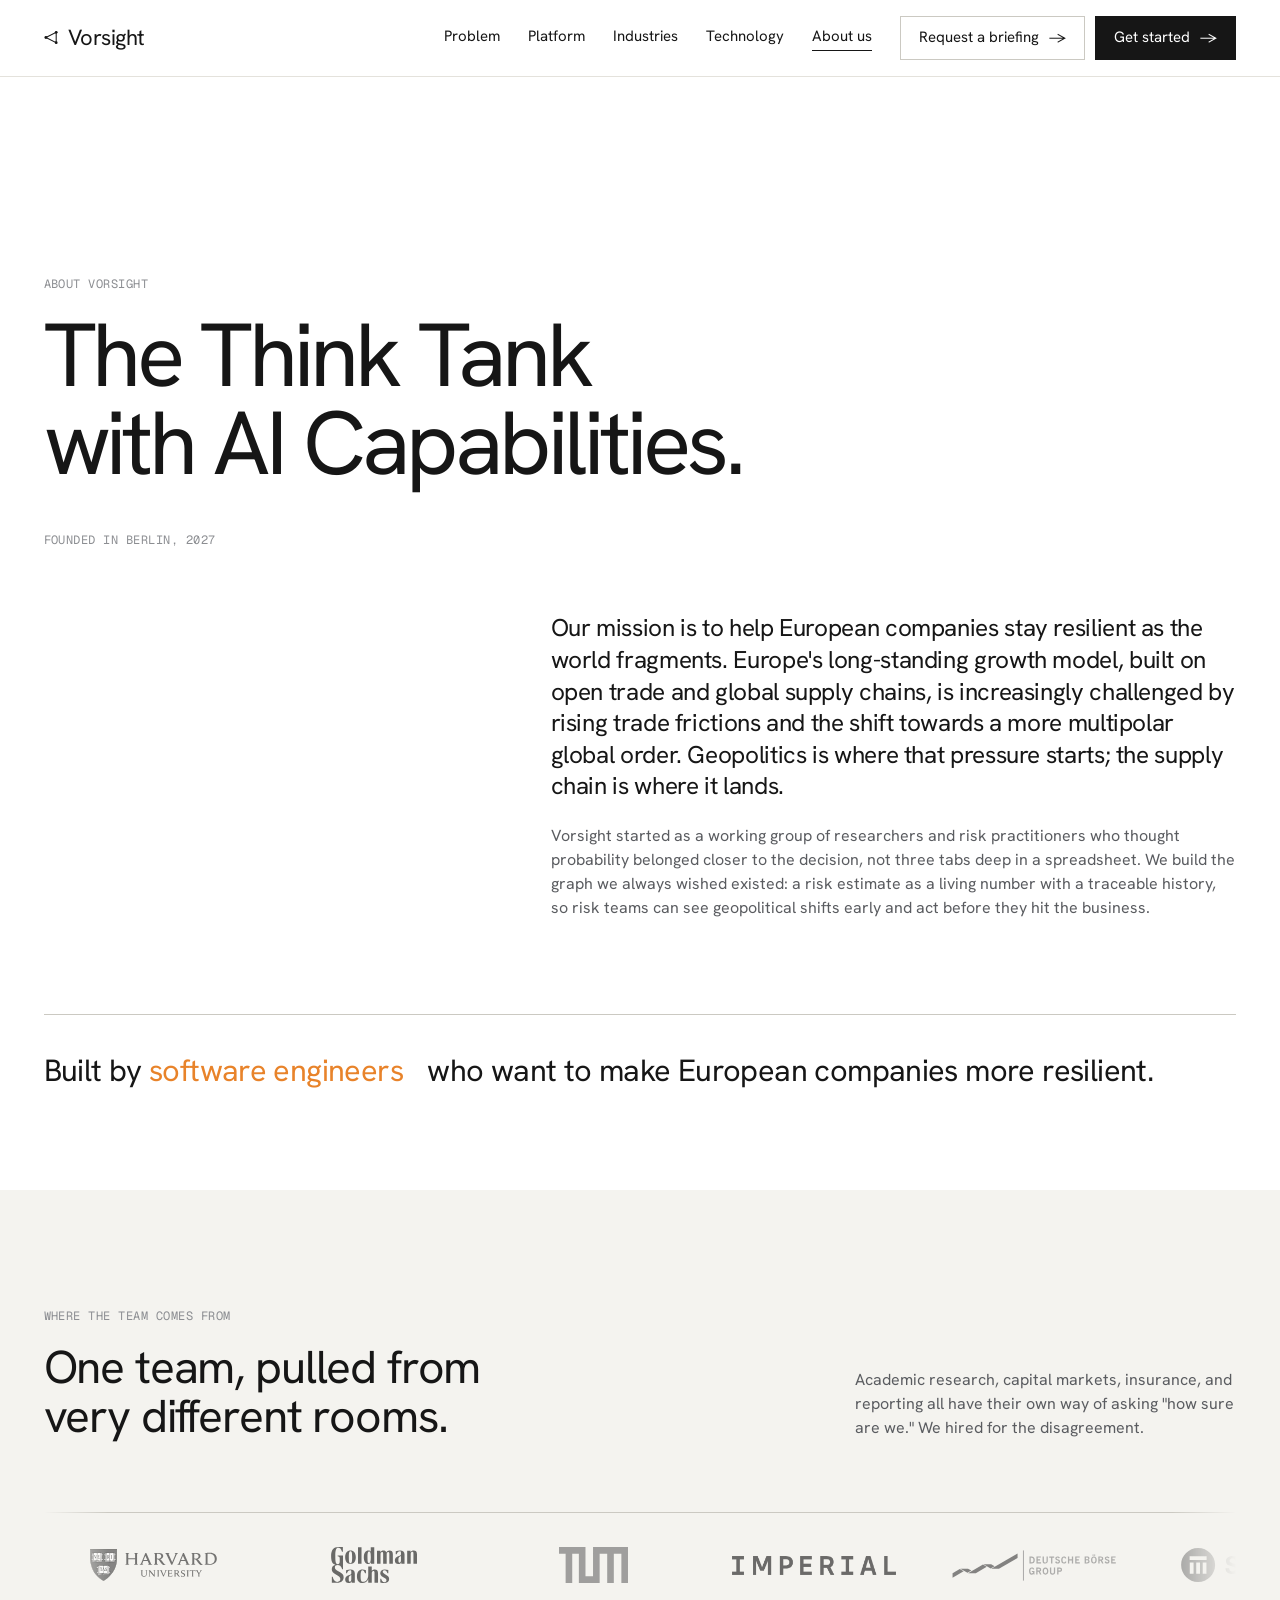
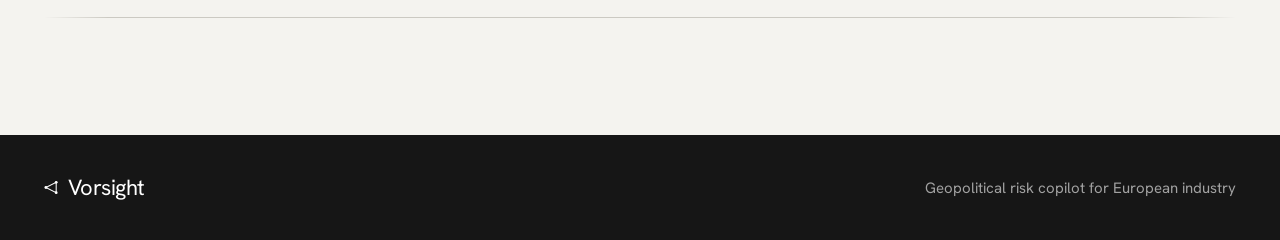
<file: about.html>
<!DOCTYPE html>
<html lang="en">
<head>
<meta charset="UTF-8">
<meta name="viewport" content="width=device-width, initial-scale=1">
<title>About — Vorsight</title>
<link rel="preconnect" href="https://fonts.googleapis.com">
<link rel="preconnect" href="https://fonts.gstatic.com" crossorigin>
<link href="https://fonts.googleapis.com/css2?family=Geist+Mono:wght@400;500&family=Hanken+Grotesk:wght@300;400;500&display=swap" rel="stylesheet">
<link rel="stylesheet" href="assets/site.css?v=3">
<style>
  /* About page. Tokens, header, buttons, footer and the type scale live in assets/site.css */
  #about-hero{ padding:clamp(140px,22vh,250px) 0 clamp(72px,11vh,130px); }
  .about-hero-inner{
    max-width:1360px; margin:0 auto; padding:0 var(--pad);
    display:grid; grid-template-columns:repeat(12,minmax(0,1fr)); column-gap:24px;
  }
  .about-hero-inner .eyebrow{ grid-column:1 / -1; }
  .about-hero-inner h1{ grid-column:1 / span 9; margin:18px 0 0; font-size:var(--t-hero); letter-spacing:-0.045em; line-height:0.98; color:var(--ink); }
  .founding-note{ grid-column:1 / -1; margin:clamp(28px,5vh,48px) 0 clamp(36px,7vh,72px); font-family:var(--mono); font-size:var(--t-label); letter-spacing:0.04em; text-transform:uppercase; color:var(--ink-3); }
  .about-hero-inner p.lede{ grid-column:6 / span 7; margin:0 0 22px; font-size:var(--t-body); line-height:1.5; color:var(--ink-2); max-width:none; }
  .about-hero-inner p.lede:first-of-type{ font-size:var(--t-h3); line-height:1.3; letter-spacing:-0.015em; color:var(--ink); }
  .highlight-line{
    grid-column:1 / -1; margin-top:clamp(40px,8vh,88px); padding-top:clamp(24px,4vh,40px); border-top:1px solid var(--border-strong);
    font-size:clamp(22px,2.4vw,34px); font-weight:400; line-height:1.3; letter-spacing:-0.02em; color:var(--ink);
  }
  .highlight-line .accent{ color:var(--orange); display:inline-block; transition:opacity .3s ease, transform .3s ease; }
  .highlight-line .accent.swap{ opacity:0; transform:translateY(-6px); }
  @media (max-width:900px){
    .about-hero-inner h1, .about-hero-inner p.lede{ grid-column:1 / -1; }
  }
  @media (prefers-reduced-motion: reduce){ .highlight-line .accent{ transition:none; } }

  /* ---------- institution carousel ---------- */
  #team-origins{ background:var(--bg-subtle); }
  .inst-carousel{
    position:relative; overflow:hidden; border-top:1px solid var(--border-strong); border-bottom:1px solid var(--border-strong);
    -webkit-mask-image:linear-gradient(to right, transparent 0, #000 64px, #000 calc(100% - 64px), transparent 100%);
    mask-image:linear-gradient(to right, transparent 0, #000 64px, #000 calc(100% - 64px), transparent 100%);
  }
  .inst-track{ display:flex; gap:0; width:max-content; animation:inst-scroll 40s linear infinite; }
  .inst-carousel:hover .inst-track{ animation-play-state:paused; }
  @keyframes inst-scroll{ from{ transform:translateX(0); } to{ transform:translateX(-50%); } }
  @media (prefers-reduced-motion: reduce){
    .inst-track{ animation:none; }
    .inst-carousel{ overflow-x:auto; -webkit-mask-image:none; mask-image:none; }
  }
  .inst-card{ flex:0 0 auto; width:220px; height:104px; display:flex; align-items:center; justify-content:center; padding:20px 28px; background:none; border:0; }
  .inst-card img{ max-width:100%; max-height:36px; width:auto; height:auto; filter:grayscale(1); opacity:0.6; transition:filter .3s ease, opacity .3s ease; }
  .inst-card:hover img{ filter:none; opacity:1; }
</style>
</head>
<body>

<header>
  <a href="index.html#hero" class="brand">
    <svg class="brand-mark" width="15" height="15" viewBox="0 0 16 16" fill="none" aria-hidden="true">
      <path d="M2 8L13 2.5V13.5L2 8Z" stroke="currentColor" stroke-width="1.1"/>
      <circle cx="2" cy="8" r="1.5" fill="currentColor"/>
      <circle cx="13" cy="2.5" r="1.5" fill="currentColor"/>
      <circle cx="13" cy="13.5" r="1.5" fill="currentColor"/>
    </svg>
    <span class="brand-name">Vorsight</span>
  </a>
  <nav class="site-nav">
    <a href="index.html#problem">Problem</a>
    <a href="index.html#platform">Platform</a>
    <a href="index.html#industries">Industries</a>
    <a href="technology.html">Technology</a>
    <a href="about.html" class="active">About us</a>
  </nav>
  <div class="header-right">
    <a class="btn btn-ghost" href="mailto:hello@vorsight.example?subject=Vorsight%20briefing">Request a briefing</a>
    <a class="btn btn-primary" href="signup.html">Get started</a>
    <button type="button" class="nav-toggle" id="nav-toggle" aria-label="Open menu" aria-expanded="false" aria-controls="mobile-nav-panel">
      <svg width="16" height="16" viewBox="0 0 16 16" fill="none" aria-hidden="true"><path d="M2 4.5H14M2 8H14M2 11.5H14" stroke="currentColor" stroke-width="1.4" stroke-linecap="round"/></svg>
    </button>
  </div>
  <div class="mobile-nav-panel" id="mobile-nav-panel">
    <a href="index.html#problem">Problem</a>
    <a href="index.html#platform">Platform</a>
    <a href="index.html#industries">Industries</a>
    <a href="technology.html">Technology</a>
    <a href="about.html" class="active">About us</a>
    <a href="mailto:hello@vorsight.example?subject=Vorsight%20briefing">Request a briefing</a>
  </div>
</header>

<section id="about-hero">
  <div class="about-hero-inner reveal">
    <div class="eyebrow">ABOUT VORSIGHT</div>
    <h1>The Think Tank with AI Capabilities.</h1>
    <div class="founding-note">Founded in Berlin, 2027</div>
    <p class="lede">Our mission is to help European companies stay resilient as the world fragments. Europe's long-standing growth model, built on open trade and global supply chains, is increasingly challenged by rising trade frictions and the shift towards a more multipolar global order. Geopolitics is where that pressure starts; the supply chain is where it lands.</p>
    <p class="lede">Vorsight started as a working group of researchers and risk practitioners who thought probability belonged closer to the decision, not three tabs deep in a spreadsheet. We build the graph we always wished existed: a risk estimate as a living number with a traceable history, so risk teams can see geopolitical shifts early and act before they hit the business.</p>

    <p class="highlight-line">Built by <span class="accent" id="role-rotator">software engineers</span> who want to make European companies more resilient.</p>
  </div>
</section>

<section id="team-origins">
  <div class="wrap">
    <div class="section-head reveal">
      <div class="eyebrow">WHERE THE TEAM COMES FROM</div>
      <h2>One team, pulled from very different rooms.</h2>
      <p>Academic research, capital markets, insurance, and reporting all have their own way of asking "how sure are we." We hired for the disagreement.</p>
    </div>

    <div class="inst-carousel reveal">
      <div class="inst-track" id="inst-track"></div>
    </div>
  </div>
</section>

<footer>
  <div class="wrap foot-row">
    <div class="brand">
      <svg class="brand-mark" width="15" height="15" viewBox="0 0 16 16" fill="none" aria-hidden="true">
        <path d="M2 8L13 2.5V13.5L2 8Z" stroke="currentColor" stroke-width="1.1"/>
        <circle cx="2" cy="8" r="1.5" fill="currentColor"/>
        <circle cx="13" cy="2.5" r="1.5" fill="currentColor"/>
        <circle cx="13" cy="13.5" r="1.5" fill="currentColor"/>
      </svg>
      <span class="brand-name">Vorsight</span>
    </div>
    <span class="foot-note">Geopolitical risk copilot for European industry</span>
  </div>
</footer>

<script>
  (function(){
    var el = document.getElementById('role-rotator');
    if (!el) return;
    var roles = [
      'software engineers', 'quant researchers', 'risk managers', 'geopolitical analysts',
      'journalists', 'mathematicians', 'historians', 'political scientists'
    ];

    function fixRotatorWidth(){
      var measurer = document.createElement('span');
      var elCs = getComputedStyle(el);
      measurer.style.cssText = 'position:absolute; visibility:hidden; white-space:nowrap; left:-9999px;';
      measurer.style.font = elCs.font;
      measurer.style.letterSpacing = elCs.letterSpacing;
      document.body.appendChild(measurer);
      var maxWidth = 0;
      roles.forEach(function(r){
        measurer.textContent = r;
        maxWidth = Math.max(maxWidth, measurer.getBoundingClientRect().width);
      });
      document.body.removeChild(measurer);
      el.style.minWidth = Math.ceil(maxWidth) + 'px';
    }
    fixRotatorWidth();
    if (document.fonts && document.fonts.ready){
      document.fonts.ready.then(fixRotatorWidth);
    }

    var reduceMotion = window.matchMedia('(prefers-reduced-motion: reduce)').matches;
    if (reduceMotion) return;

    var idx = 0;
    setInterval(function(){
      el.classList.add('swap');
      setTimeout(function(){
        idx = (idx + 1) % roles.length;
        el.textContent = roles[idx];
        el.classList.remove('swap');
      }, 300);
    }, 2200);
  })();

  (function(){
var institutions = [
      { name: 'Harvard', src: '[data-uri]' },
      { name: 'Goldman Sachs', src: '[data-uri]' },
      { name: 'TUM', src: '[data-uri]' },
      { name: 'Imperial College London', src: '[data-uri]' },
      { name: 'Deutsche Börse', src: '[data-uri]' },
      { name: 'Swiss Re', src: '[data-uri]' },
      { name: 'Trade Republic', src: '[data-uri]' },
      { name: 'McKinsey & Company', src: '[data-uri]' },
      { name: 'ETH Zürich', src: '[data-uri]' }
    ];
    function cardHtml(inst, hidden){
      return '<div class="inst-card"'+(hidden?' aria-hidden="true"':'')+'><img src="'+inst.src+'" alt="'+inst.name+'"></div>';
    }
    var track = document.getElementById('inst-track');
    if (track){
      var once = institutions.map(function(inst){ return cardHtml(inst, false); }).join('');
      var twice = institutions.map(function(inst){ return cardHtml(inst, true); }).join('');
      track.innerHTML = once + twice;
    }
  })();

  (function(){
    var btn = document.getElementById('nav-toggle');
    var panel = document.getElementById('mobile-nav-panel');
    if (!btn || !panel) return;
    btn.addEventListener('click', function(){
      var isOpen = panel.classList.toggle('open');
      btn.setAttribute('aria-expanded', isOpen ? 'true' : 'false');
    });
    panel.querySelectorAll('a').forEach(function(a){
      a.addEventListener('click', function(){
        panel.classList.remove('open');
        btn.setAttribute('aria-expanded', 'false');
      });
    });
  })();

  (function(){
    var els = document.querySelectorAll('.reveal');
    if (!('IntersectionObserver' in window)) { els.forEach(function(e){ e.classList.add('in-view'); }); return; }
    var io = new IntersectionObserver(function(entries){
      entries.forEach(function(entry){
        if (entry.isIntersecting) { entry.target.classList.add('in-view'); io.unobserve(entry.target); }
      });
    }, { threshold: 0.15 });
    els.forEach(function(e){ io.observe(e); });
  })();
</script>
</body>
</html>
</file>
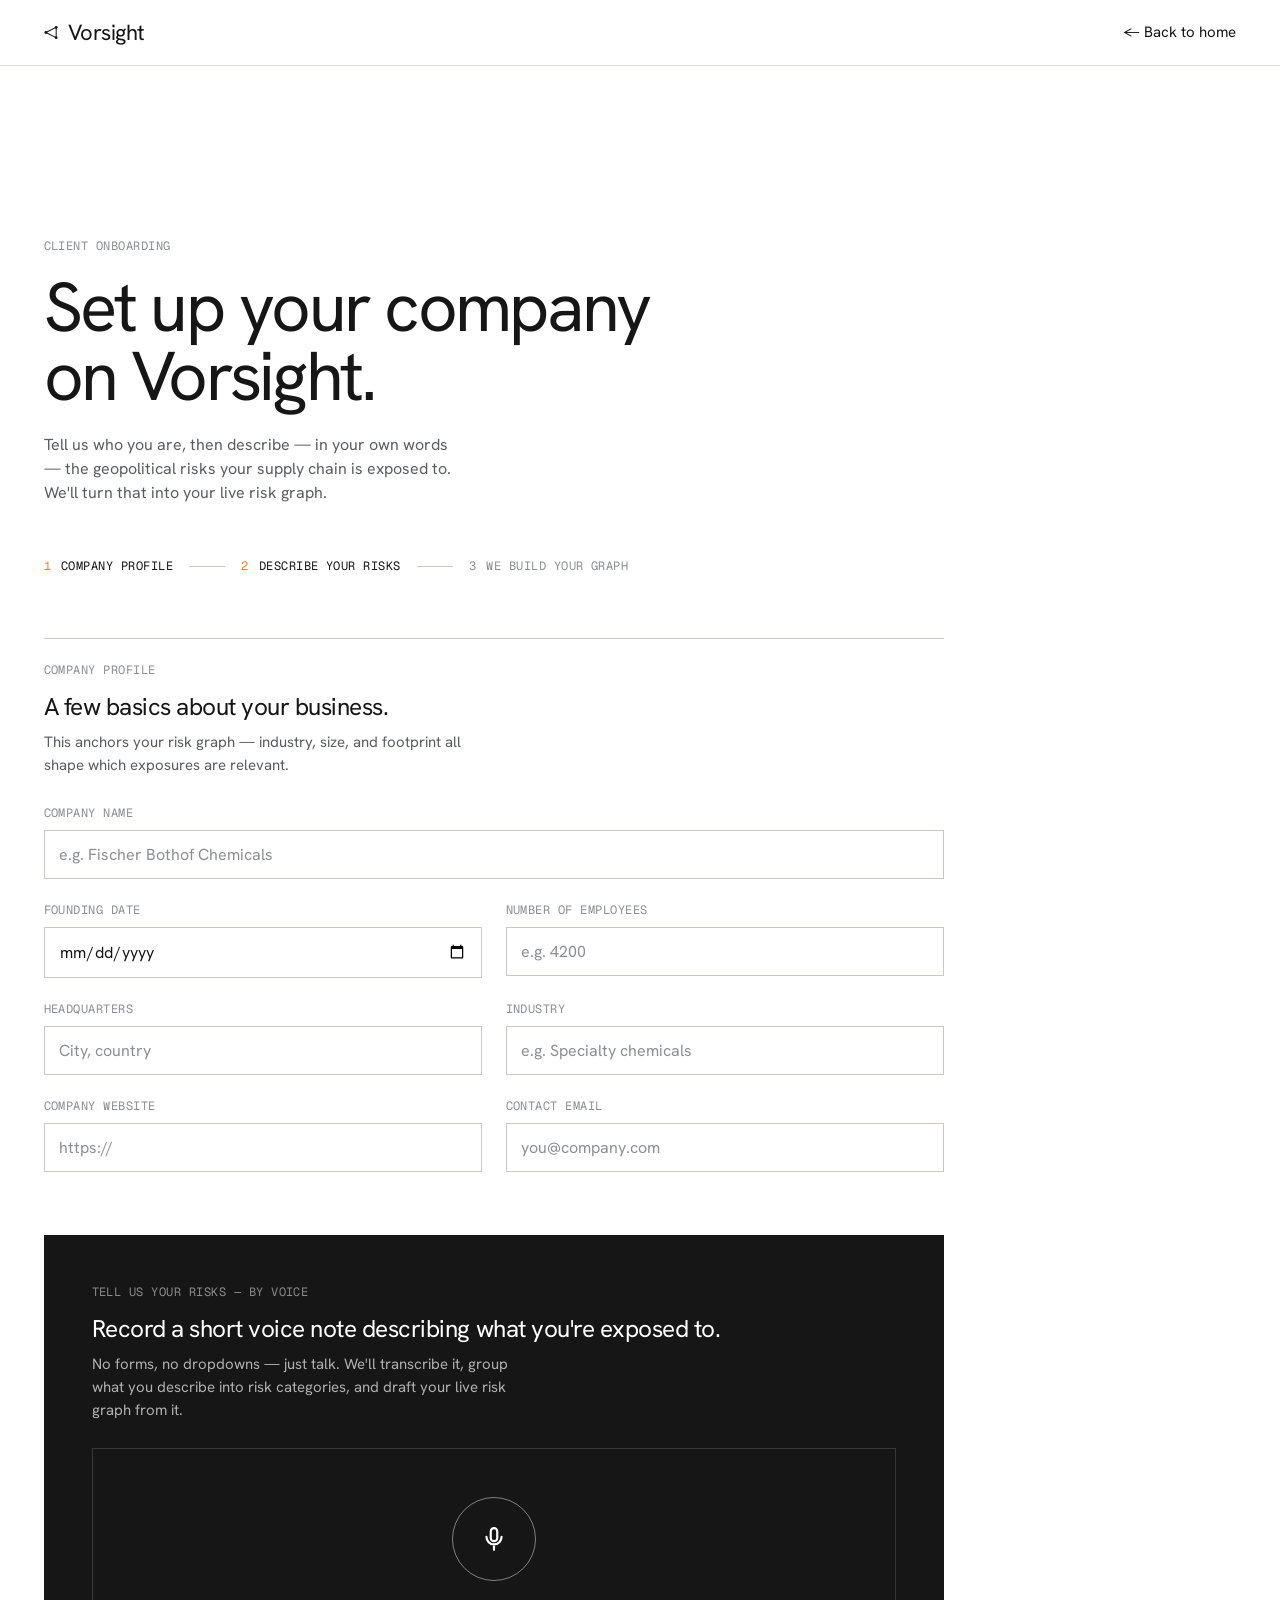
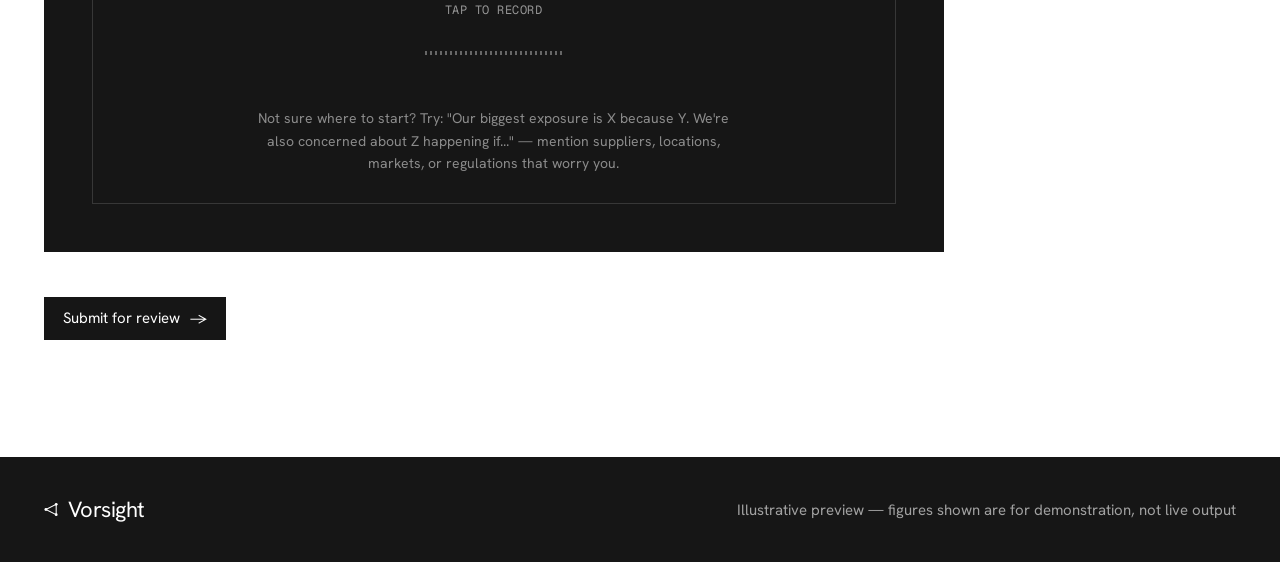
<file: signup.html>
<!DOCTYPE html>
<html lang="en">
<head>
<meta charset="UTF-8">
<meta name="viewport" content="width=device-width, initial-scale=1">
<title>Vorsight — Get Started</title>
<link rel="preconnect" href="https://fonts.googleapis.com">
<link rel="preconnect" href="https://fonts.gstatic.com" crossorigin>
<link href="https://fonts.googleapis.com/css2?family=Geist+Mono:wght@400;500&family=Hanken+Grotesk:wght@300;400;500&display=swap" rel="stylesheet">
<link rel="stylesheet" href="assets/site.css?v=3">
<style>
  /* Signup page. Tokens, header, buttons, footer and the type scale live in assets/site.css */
  :root{ --green-soft:#EEF3EF; --green-ink:#1F5A3A; --red:#E5484D; --red-ink:#B3262B; }
  .header-right{ margin-left:auto; }
  .back-link{ font-family:var(--sans); font-size:var(--t-small); letter-spacing:0; text-transform:none; text-decoration:none; color:var(--ink); border-bottom:1px solid transparent; }
  .back-link:hover{ border-bottom-color:currentColor; }
  .btn-primary:disabled{ background:var(--border-strong); border-color:var(--border-strong); cursor:not-allowed; }

  /* ---------- page hero ---------- */
  #page-hero{ padding:clamp(120px,19vh,210px) 0 clamp(40px,7vh,72px); }
  #page-hero .wrap > *{ max-width:900px; }
  #page-hero h1{ margin:18px 0 22px; font-size:clamp(38px,5.4vw,76px); letter-spacing:-0.04em; line-height:1; }
  #page-hero .lede{ max-width:46ch; font-size:var(--t-body); line-height:1.5; color:var(--ink-2); }

  /* ---------- progress steps ---------- */
  .steps{ display:flex; flex-wrap:wrap; align-items:center; gap:10px 0; margin-top:clamp(32px,6vh,52px); }
  .step{ display:flex; align-items:center; gap:10px; font-family:var(--mono); font-size:var(--t-label); letter-spacing:0.04em; text-transform:uppercase; color:var(--ink-3); }
  .step .num{ font-size:var(--t-label); color:inherit; }
  .step.active{ color:var(--ink); }
  .step.active .num{ color:var(--orange); }
  .step-sep{ width:36px; height:1px; margin:0 16px; background:var(--border-strong); }
  @media (max-width:560px){ .step span:not(.num){ display:none; } .step-sep{ width:20px; margin:0 10px; } }

  /* ---------- form ---------- */
  main{ padding:0 0 clamp(88px,13vh,150px); }
  main .wrap > *{ max-width:900px; }
  .form-section{ margin-bottom:clamp(44px,7vh,72px); }
  .form-section-head{ margin-bottom:26px; padding-top:22px; border-top:1px solid var(--border-strong); }
  .form-section-head h2{ margin:14px 0 10px; font-size:var(--t-h3); line-height:1.15; letter-spacing:-0.02em; }
  .form-section-head p{ max-width:56ch; font-size:var(--t-small); line-height:1.55; color:var(--ink-2); }
  .field-grid{ display:grid; grid-template-columns:1fr 1fr; gap:22px 24px; }
  @media (max-width:640px){ .field-grid{ grid-template-columns:1fr; } }
  .field{ display:flex; flex-direction:column; gap:8px; }
  .field.full{ grid-column:1 / -1; }
  .field label{ font-family:var(--mono); font-size:var(--t-label); letter-spacing:0.04em; text-transform:uppercase; color:var(--ink-3); }
  .field input, .field select, .field textarea{
    width:100%; padding:13px 14px; background:var(--surface); color:var(--ink); outline:none;
    font-family:var(--sans); font-size:16px; border:1px solid var(--border-strong); border-radius:0;
  }
  .field input:focus, .field select:focus, .field textarea:focus{ border-color:var(--ink); }
  .field input::placeholder, .field textarea::placeholder{ color:var(--ink-3); }
  .field textarea{ resize:vertical; min-height:96px; }
  .field .hint{ font-size:13px; color:var(--ink-3); }

  /* ---------- voice section: dark, flat ---------- */
  #risk-section{ margin:8px 0 0; padding:clamp(24px,4vw,48px); background:var(--dark); color:#fff; }
  #risk-section .form-section-head{ border-top:0; padding-top:0; }
  #risk-section .eyebrow{ color:rgba(255,255,255,0.5); }
  #risk-section .form-section-head h2{ color:#fff; }
  #risk-section .form-section-head p{ color:rgba(255,255,255,0.66); }
  .recorder{ display:flex; flex-direction:column; align-items:center; gap:20px; margin-top:24px; padding:clamp(28px,5vw,48px) 20px 28px; border:1px solid rgba(255,255,255,0.14); background:transparent; }
  .rec-btn{
    position:relative; width:84px; height:84px; flex-shrink:0; display:flex; align-items:center; justify-content:center; cursor:pointer;
    border:1px solid rgba(255,255,255,0.45); border-radius:50%; background:transparent; color:#fff; transition:border-color .2s ease, background .2s ease;
  }
  .rec-btn:hover{ border-color:#fff; }
  .rec-btn.recording{ background:var(--red); border-color:var(--red); }
  .rec-btn.recording::after{ content:""; position:absolute; inset:-8px; border-radius:50%; border:1px solid rgba(229,72,77,0.6); animation:rec-pulse 1.6s ease-out infinite; }
  @keyframes rec-pulse{ 0%{ transform:scale(0.9); opacity:0.9; } 100%{ transform:scale(1.35); opacity:0; } }
  @media (prefers-reduced-motion: reduce){ .rec-btn.recording::after{ animation:none; } }
  .rec-btn svg{ width:26px; height:26px; }
  .rec-status{ font-family:var(--mono); font-size:var(--t-label); letter-spacing:0.04em; text-transform:uppercase; color:rgba(255,255,255,0.55); text-align:center; }
  .rec-timer{ font-family:var(--mono); font-size:24px; font-variant-numeric:tabular-nums; color:#fff; }
  .rec-bars{ display:flex; align-items:center; justify-content:center; gap:3px; height:28px; }
  .rec-bars span{ width:2px; height:4px; background:rgba(255,255,255,0.35); transition:height .08s ease; }
  .rec-bars.live span{ background:var(--orange); }
  .rec-playback{ display:none; align-items:center; gap:14px; width:100%; max-width:380px; }
  .rec-playback.show{ display:flex; }
  .rec-play-btn{ width:40px; height:40px; flex-shrink:0; display:flex; align-items:center; justify-content:center; border:1px solid rgba(255,255,255,0.45); border-radius:50%; background:transparent; color:#fff; cursor:pointer; }
  .rec-play-btn:hover{ border-color:#fff; }
  .rec-play-btn svg{ width:14px; height:14px; }
  .rec-scrub{ position:relative; flex:1; height:2px; background:rgba(255,255,255,0.2); }
  .rec-scrub-fill{ position:absolute; left:0; top:0; bottom:0; width:0%; background:#fff; }
  .rec-duration{ flex-shrink:0; font-family:var(--mono); font-size:var(--t-label); color:rgba(255,255,255,0.5); font-variant-numeric:tabular-nums; }
  .rec-actions{ display:flex; gap:12px; align-items:center; }
  .rec-link{ padding:8px 4px; background:none; border:0; border-bottom:1px solid rgba(255,255,255,0.4); font-family:var(--mono); font-size:var(--t-label); letter-spacing:0.04em; text-transform:uppercase; color:rgba(255,255,255,0.7); cursor:pointer; }
  .rec-link:hover{ color:#fff; border-bottom-color:#fff; }
  .rec-error{ display:none; max-width:340px; text-align:center; font-family:var(--mono); font-size:var(--t-label); color:#FF9B8F; }
  .rec-error.show{ display:block; }
  .rec-confirmed{ display:none; align-items:center; gap:8px; font-family:var(--mono); font-size:var(--t-label); letter-spacing:0.04em; text-transform:uppercase; color:var(--orange); }
  .rec-confirmed.show{ display:flex; }
  .rec-prompts{ max-width:500px; margin-top:20px; font-size:14px; line-height:1.6; color:rgba(255,255,255,0.5); text-align:center; }

  /* ---------- form actions ---------- */
  .form-actions{ display:flex; align-items:center; flex-wrap:wrap; gap:16px; margin-top:clamp(32px,5vh,48px); }
  .form-error{ display:none; font-family:var(--mono); font-size:var(--t-label); color:var(--red-ink); }
  .form-error.show{ display:block; }

  /* ---------- pipeline / success panel ---------- */
  #pipeline-panel{ display:none; }
  #pipeline-panel.show{ display:block; }
  #form-panel.hide{ display:none; }
  .pipeline-card{ padding:clamp(22px,3vw,40px); background:var(--bg-subtle); border:1px solid var(--border); }
  .pipeline-step{ display:flex; align-items:center; gap:16px; padding:16px 0; border-bottom:1px solid var(--border-strong); opacity:0.35; transition:opacity .3s ease; }
  .pipeline-step:last-child{ border-bottom:0; }
  .pipeline-step.active, .pipeline-step.done{ opacity:1; }
  .pipeline-dot{ width:20px; height:20px; flex-shrink:0; display:flex; align-items:center; justify-content:center; border:1px solid var(--border-strong); border-radius:50%; }
  .pipeline-step.active .pipeline-dot{ border-color:var(--orange); }
  .pipeline-step.active .pipeline-dot::after{ content:""; width:8px; height:8px; border-radius:50%; background:var(--orange); animation:pdot-pulse 1s ease-in-out infinite; }
  @keyframes pdot-pulse{ 0%,100%{ opacity:1; } 50%{ opacity:0.35; } }
  .pipeline-step.done .pipeline-dot{ background:var(--ink); border-color:var(--ink); }
  .pipeline-step.done .pipeline-dot svg{ width:11px; height:11px; stroke:#fff; }
  .pipeline-step-text .title{ font-size:17px; color:var(--ink); }
  .pipeline-step-text .desc{ margin-top:2px; font-size:14px; color:var(--ink-3); }
  .pipeline-caption{ margin-top:22px; font-family:var(--mono); font-size:var(--t-label); letter-spacing:0.04em; text-transform:uppercase; color:var(--ink-3); }
  .pipeline-done-note{ display:none; margin-top:22px; padding:16px 18px; background:#fff; border:1px solid var(--border-strong); border-left:3px solid var(--orange); font-size:var(--t-small); line-height:1.55; color:var(--ink); }
  .pipeline-done-note.show{ display:block; }
</style>
</head>
<body>

<header>
  <a href="index.html" class="brand">
    <svg class="brand-mark" width="15" height="15" viewBox="0 0 16 16" fill="none" aria-hidden="true">
      <path d="M2 8L13 2.5V13.5L2 8Z" stroke="currentColor" stroke-width="1.1"/>
      <circle cx="2" cy="8" r="1.5" fill="currentColor"/>
      <circle cx="13" cy="2.5" r="1.5" fill="currentColor"/>
      <circle cx="13" cy="13.5" r="1.5" fill="currentColor"/>
    </svg>
    <span class="brand-name">Vorsight</span>
  </a>
  <div class="header-right">
    <a class="back-link" href="index.html">&larr; Back to home</a>
  </div>
</header>

<section id="page-hero">
  <div class="wrap">
    <div class="eyebrow">CLIENT ONBOARDING</div>
    <h1>Set up your company on Vorsight.</h1>
    <p class="lede">Tell us who you are, then describe — in your own words — the geopolitical risks your supply chain is exposed to. We'll turn that into your live risk graph.</p>
    <div class="steps">
      <div class="step active"><span class="num">1</span><span>Company profile</span></div>
      <div class="step-sep"></div>
      <div class="step active"><span class="num">2</span><span>Describe your risks</span></div>
      <div class="step-sep"></div>
      <div class="step"><span class="num">3</span><span>We build your graph</span></div>
    </div>
  </div>
</section>

<main>
  <div class="wrap">

    <div id="form-panel">
      <form id="signup-form" novalidate>
        <div class="form-section">
          <div class="form-section-head">
            <div class="eyebrow">COMPANY PROFILE</div>
            <h2>A few basics about your business.</h2>
            <p>This anchors your risk graph — industry, size, and footprint all shape which exposures are relevant.</p>
          </div>
          <div class="field-grid">
            <div class="field full">
              <label for="f-name">Company name</label>
              <input id="f-name" name="company_name" type="text" placeholder="e.g. Fischer Bothof Chemicals" required>
            </div>
            <div class="field">
              <label for="f-founded">Founding date</label>
              <input id="f-founded" name="founded" type="date">
            </div>
            <div class="field">
              <label for="f-employees">Number of employees</label>
              <input id="f-employees" name="employees" type="number" min="1" placeholder="e.g. 4200">
            </div>
            <div class="field">
              <label for="f-hq">Headquarters</label>
              <input id="f-hq" name="headquarters" type="text" placeholder="City, country">
            </div>
            <div class="field">
              <label for="f-industry">Industry</label>
              <input id="f-industry" name="industry" type="text" placeholder="e.g. Specialty chemicals">
            </div>
            <div class="field">
              <label for="f-website">Company website</label>
              <input id="f-website" name="website" type="url" placeholder="https://">
            </div>
            <div class="field">
              <label for="f-email">Contact email</label>
              <input id="f-email" name="contact_email" type="email" placeholder="you@company.com" required>
            </div>
          </div>
        </div>

        <div id="risk-section" class="form-section">
          <div class="form-section-head">
            <div class="eyebrow">TELL US YOUR RISKS — BY VOICE</div>
            <h2>Record a short voice note describing what you're exposed to.</h2>
            <p>No forms, no dropdowns — just talk. We'll transcribe it, group what you describe into risk categories, and draft your live risk graph from it.</p>
          </div>

          <div class="recorder">
            <button type="button" class="rec-btn" id="rec-btn" aria-label="Start recording">
              <svg id="rec-icon-mic" viewBox="0 0 24 24" fill="none" stroke="currentColor" stroke-width="2" stroke-linecap="round" stroke-linejoin="round">
                <rect x="9" y="2" width="6" height="12" rx="3"/>
                <path d="M5 10a7 7 0 0 0 14 0"/>
                <line x1="12" y1="19" x2="12" y2="22"/>
              </svg>
              <svg id="rec-icon-stop" viewBox="0 0 24 24" fill="currentColor" style="display:none;">
                <rect x="7" y="7" width="10" height="10" rx="1.5"/>
              </svg>
            </button>

            <div class="rec-status" id="rec-status">Tap to record</div>
            <div class="rec-timer" id="rec-timer" style="display:none;">0:00</div>
            <div class="rec-bars" id="rec-bars"></div>

            <div class="rec-playback" id="rec-playback">
              <button type="button" class="rec-play-btn" id="rec-play-btn" aria-label="Play back recording">
                <svg id="play-icon" viewBox="0 0 24 24" fill="currentColor"><path d="M8 5v14l11-7z"/></svg>
                <svg id="pause-icon" viewBox="0 0 24 24" fill="currentColor" style="display:none;"><rect x="6" y="5" width="4" height="14"/><rect x="14" y="5" width="4" height="14"/></svg>
              </button>
              <div class="rec-scrub"><div class="rec-scrub-fill" id="rec-scrub-fill"></div></div>
              <span class="rec-duration" id="rec-duration">0:00</span>
            </div>

            <div class="rec-actions" id="rec-actions" style="display:none;">
              <span class="rec-confirmed show" id="rec-confirmed">✓ Voice note captured</span>
              <button type="button" class="rec-link" id="rec-rerecord">Re-record</button>
            </div>

            <div class="rec-error" id="rec-error">Microphone access was denied — allow microphone access in your browser to record.</div>

            <p class="rec-prompts">Not sure where to start? Try: "Our biggest exposure is X because Y. We're also concerned about Z happening if..." — mention suppliers, locations, markets, or regulations that worry you.</p>
          </div>
        </div>

        <div class="form-actions">
          <button type="submit" class="btn btn-primary" id="submit-btn">Submit for review</button>
          <span class="form-error" id="form-error"></span>
        </div>
      </form>
    </div>

    <div id="pipeline-panel">
      <div class="pipeline-card">
        <div class="pipeline-step" data-step="0">
          <div class="pipeline-dot"><svg viewBox="0 0 24 24" fill="none" stroke-width="3" stroke-linecap="round" stroke-linejoin="round"><path d="M4 12l5 5L20 6"/></svg></div>
          <div class="pipeline-step-text"><div class="title">Transcribing your voice note</div><div class="desc">Converting what you said into text</div></div>
        </div>
        <div class="pipeline-step" data-step="1">
          <div class="pipeline-dot"><svg viewBox="0 0 24 24" fill="none" stroke-width="3" stroke-linecap="round" stroke-linejoin="round"><path d="M4 12l5 5L20 6"/></svg></div>
          <div class="pipeline-step-text"><div class="title">Classifying risk signals</div><div class="desc">Grouping what you described into categories — financial, supply chain, regulatory, geopolitical</div></div>
        </div>
        <div class="pipeline-step" data-step="2">
          <div class="pipeline-dot"><svg viewBox="0 0 24 24" fill="none" stroke-width="3" stroke-linecap="round" stroke-linejoin="round"><path d="M4 12l5 5L20 6"/></svg></div>
          <div class="pipeline-step-text"><div class="title">Drafting your risk graph</div><div class="desc">Building causal scenarios and baseline probabilities for each risk</div></div>
        </div>
        <div class="pipeline-step" data-step="3">
          <div class="pipeline-dot"><svg viewBox="0 0 24 24" fill="none" stroke-width="3" stroke-linecap="round" stroke-linejoin="round"><path d="M4 12l5 5L20 6"/></svg></div>
          <div class="pipeline-step-text"><div class="title">Queued for analyst review</div><div class="desc">A Vorsight analyst checks the draft before anything goes live on your dashboard</div></div>
        </div>

        <p class="pipeline-caption">Your submission — a Vorsight team member reviews every draft before it goes live</p>
        <div class="pipeline-done-note" id="pipeline-done-note">Your profile and voice note are in. A Vorsight analyst will review the draft risks and set up your login — we'll be in touch at the contact email you gave us.</div>
      </div>
    </div>

  </div>
</main>

<footer>
  <div class="wrap foot-row">
    <div class="brand">
      <svg class="brand-mark" width="15" height="15" viewBox="0 0 16 16" fill="none" aria-hidden="true">
      <path d="M2 8L13 2.5V13.5L2 8Z" stroke="currentColor" stroke-width="1.1"/>
      <circle cx="2" cy="8" r="1.5" fill="currentColor"/>
      <circle cx="13" cy="2.5" r="1.5" fill="currentColor"/>
      <circle cx="13" cy="13.5" r="1.5" fill="currentColor"/>
    </svg>
      <span class="brand-name">Vorsight</span>
    </div>
    <span class="foot-note">Illustrative preview — figures shown are for demonstration, not live output</span>
  </div>
</footer>

<script>
  (function(){
    var recBtn = document.getElementById('rec-btn');
    var micIcon = document.getElementById('rec-icon-mic');
    var stopIcon = document.getElementById('rec-icon-stop');
    var statusEl = document.getElementById('rec-status');
    var timerEl = document.getElementById('rec-timer');
    var barsEl = document.getElementById('rec-bars');
    var playbackEl = document.getElementById('rec-playback');
    var playBtn = document.getElementById('rec-play-btn');
    var playIcon = document.getElementById('play-icon');
    var pauseIcon = document.getElementById('pause-icon');
    var scrubFill = document.getElementById('rec-scrub-fill');
    var durationEl = document.getElementById('rec-duration');
    var actionsEl = document.getElementById('rec-actions');
    var rerecordBtn = document.getElementById('rec-rerecord');
    var errorEl = document.getElementById('rec-error');

    var NUM_BARS = 28;
    for (var i = 0; i < NUM_BARS; i++){
      var bar = document.createElement('span');
      barsEl.appendChild(bar);
    }
    var barEls = barsEl.querySelectorAll('span');

    var mediaStream = null, mediaRecorder = null, audioCtx = null, analyser = null, rafId = null;
    var chunks = [];
    var recordedBlob = null, recordedUrl = null;
    var audioEl = new Audio();
    var startTime = 0, timerInterval = null;
    var recording = false;

    window.vorsightVoiceNote = null;

    function formatTime(sec){
      sec = Math.max(0, Math.floor(sec));
      var m = Math.floor(sec / 60), s = sec % 60;
      return m + ':' + (s < 10 ? '0' : '') + s;
    }

    function resetBars(){
      barEls.forEach(function(b){ b.style.height = '4px'; });
    }

    function tickLevels(){
      if (!analyser) return;
      var data = new Uint8Array(analyser.frequencyBinCount);
      analyser.getByteTimeDomainData(data);
      var step = Math.floor(data.length / NUM_BARS) || 1;
      for (var i = 0; i < NUM_BARS; i++){
        var v = Math.abs(data[i * step] - 128) / 128;
        barEls[i].style.height = (4 + v * 24) + 'px';
      }
      rafId = requestAnimationFrame(tickLevels);
    }

    async function startRecording(){
      errorEl.classList.remove('show');
      try{
        mediaStream = await navigator.mediaDevices.getUserMedia({ audio: true });
      } catch (e){
        errorEl.classList.add('show');
        return;
      }
      chunks = [];
      mediaRecorder = new MediaRecorder(mediaStream);
      mediaRecorder.ondataavailable = function(e){ if (e.data.size > 0) chunks.push(e.data); };
      mediaRecorder.onstop = function(){
        recordedBlob = new Blob(chunks, { type: mediaRecorder.mimeType || 'audio/webm' });
        recordedUrl = URL.createObjectURL(recordedBlob);
        audioEl.src = recordedUrl;
        window.vorsightVoiceNote = { blob: recordedBlob, durationSec: (Date.now() - startTime) / 1000 };
        showPlayback();
      };
      mediaRecorder.start();

      try{
        audioCtx = new (window.AudioContext || window.webkitAudioContext)();
        var source = audioCtx.createMediaStreamSource(mediaStream);
        analyser = audioCtx.createAnalyser();
        analyser.fftSize = 256;
        source.connect(analyser);
        barsEl.classList.add('live');
        tickLevels();
      } catch(e){ /* level meter is a visual extra; recording still works without it */ }

      recording = true;
      startTime = Date.now();
      recBtn.classList.add('recording');
      micIcon.style.display = 'none';
      stopIcon.style.display = 'block';
      statusEl.textContent = 'Recording — tap to stop';
      timerEl.style.display = 'block';
      playbackEl.classList.remove('show');
      actionsEl.style.display = 'none';

      timerInterval = setInterval(function(){
        timerEl.textContent = formatTime((Date.now() - startTime) / 1000);
      }, 200);
    }

    function stopRecording(){
      recording = false;
      recBtn.classList.remove('recording');
      micIcon.style.display = 'block';
      stopIcon.style.display = 'none';
      statusEl.textContent = 'Review your recording';
      timerEl.style.display = 'none';
      barsEl.classList.remove('live');
      resetBars();
      if (rafId) cancelAnimationFrame(rafId);
      if (timerInterval) clearInterval(timerInterval);
      if (mediaRecorder && mediaRecorder.state !== 'inactive') mediaRecorder.stop();
      if (mediaStream) mediaStream.getTracks().forEach(function(t){ t.stop(); });
      if (audioCtx) audioCtx.close();
    }

    function showPlayback(){
      playbackEl.classList.add('show');
      actionsEl.style.display = 'flex';
      durationEl.textContent = formatTime(window.vorsightVoiceNote.durationSec);
    }

    recBtn.addEventListener('click', function(){
      if (recording) stopRecording(); else startRecording();
    });

    playBtn.addEventListener('click', function(){
      if (audioEl.paused){ audioEl.play(); playIcon.style.display='none'; pauseIcon.style.display='block'; }
      else { audioEl.pause(); playIcon.style.display='block'; pauseIcon.style.display='none'; }
    });
    audioEl.addEventListener('timeupdate', function(){
      if (audioEl.duration) scrubFill.style.width = (audioEl.currentTime / audioEl.duration * 100) + '%';
    });
    audioEl.addEventListener('ended', function(){
      playIcon.style.display='block'; pauseIcon.style.display='none'; scrubFill.style.width='0%';
    });

    rerecordBtn.addEventListener('click', function(){
      window.vorsightVoiceNote = null;
      playbackEl.classList.remove('show');
      actionsEl.style.display = 'none';
      statusEl.textContent = 'Tap to record';
      audioEl.pause();
      scrubFill.style.width = '0%';
    });
  })();

  (function(){
    // Points at the Vorsight app's API — a separate deployment (PythonAnywhere)
    // from this static marketing site (GitHub Pages).
    var API_BASE = 'https://lambym.pythonanywhere.com';

    var form = document.getElementById('signup-form');
    var formPanel = document.getElementById('form-panel');
    var pipelinePanel = document.getElementById('pipeline-panel');
    var formError = document.getElementById('form-error');
    var doneNote = document.getElementById('pipeline-done-note');
    var submitBtn = document.getElementById('submit-btn');
    var steps = document.querySelectorAll('.pipeline-step');

    // Maps backend (status, stage) to how many of the 4 UI steps are done,
    // and which one (if any) is currently active.
    function stepsFor(status, stage){
      if (status === 'processing'){
        if (stage === 'transcribing') return { doneCount: 0, activeIndex: 0 };
        return { doneCount: 1, activeIndex: 1 };                 // classifying
      }
      if (status === 'pending_review') return { doneCount: 4, activeIndex: -1 };
      return { doneCount: 0, activeIndex: -1 };
    }

    function renderSteps(doneCount, activeIndex){
      steps.forEach(function(el, i){
        el.classList.toggle('done', i < doneCount);
        el.classList.toggle('active', i === activeIndex);
      });
      if (doneCount >= steps.length) doneNote.classList.add('show');
    }

    function showPipelineError(message){
      formPanel.classList.remove('hide');
      pipelinePanel.classList.remove('show');
      formError.textContent = message;
      formError.classList.add('show');
      submitBtn.disabled = false;
      submitBtn.textContent = 'Submit for review';
    }

    function pollStatus(submissionId){
      fetch(API_BASE + '/api/public/onboarding/' + submissionId + '/status')
        .then(function(r){ return r.json(); })
        .then(function(data){
          if (data.error){ showPipelineError('Something went wrong while processing your submission.'); return; }
          var s = stepsFor(data.status, data.stage);
          renderSteps(s.doneCount, s.activeIndex);
          if (data.status === 'processing'){
            setTimeout(function(){ pollStatus(submissionId); }, 1500);
          } else if (data.status === 'error'){
            showPipelineError('Something went wrong while processing your submission — please try again.');
          }
          // 'pending_review' is a terminal state for this page: it now waits
          // on a Vorsight analyst, not on anything happening in this browser.
        })
        .catch(function(){
          setTimeout(function(){ pollStatus(submissionId); }, 3000);
        });
    }

    form.addEventListener('submit', function(e){
      e.preventDefault();
      formError.classList.remove('show');

      var name = document.getElementById('f-name').value.trim();
      var email = document.getElementById('f-email').value.trim();
      if (!name || !email){
        formError.textContent = 'Company name and contact email are required.';
        formError.classList.add('show');
        return;
      }
      if (!window.vorsightVoiceNote){
        formError.textContent = 'Please record a voice note describing your risks before submitting.';
        formError.classList.add('show');
        return;
      }

      submitBtn.disabled = true;
      submitBtn.textContent = 'Submitting…';

      var data = new FormData();
      data.append('company_name', name);
      data.append('contact_email', email);
      data.append('founded', document.getElementById('f-founded').value.trim());
      data.append('employees', document.getElementById('f-employees').value.trim());
      data.append('headquarters', document.getElementById('f-hq').value.trim());
      data.append('industry', document.getElementById('f-industry').value.trim());
      data.append('website', document.getElementById('f-website').value.trim());
      data.append('audio', window.vorsightVoiceNote.blob, 'voice-note.webm');

      fetch(API_BASE + '/api/public/onboarding', { method: 'POST', body: data })
        .then(function(r){
          if (!r.ok) return r.json().then(function(j){ throw new Error(j.error || 'Submission failed.'); });
          return r.json();
        })
        .then(function(result){
          formPanel.classList.add('hide');
          pipelinePanel.classList.add('show');
          pollStatus(result.submission_id);
        })
        .catch(function(err){
          showPipelineError(err.message || 'Could not reach Vorsight — please try again in a moment.');
        });
    });
  })();
</script>
</body>
</html>
</file>
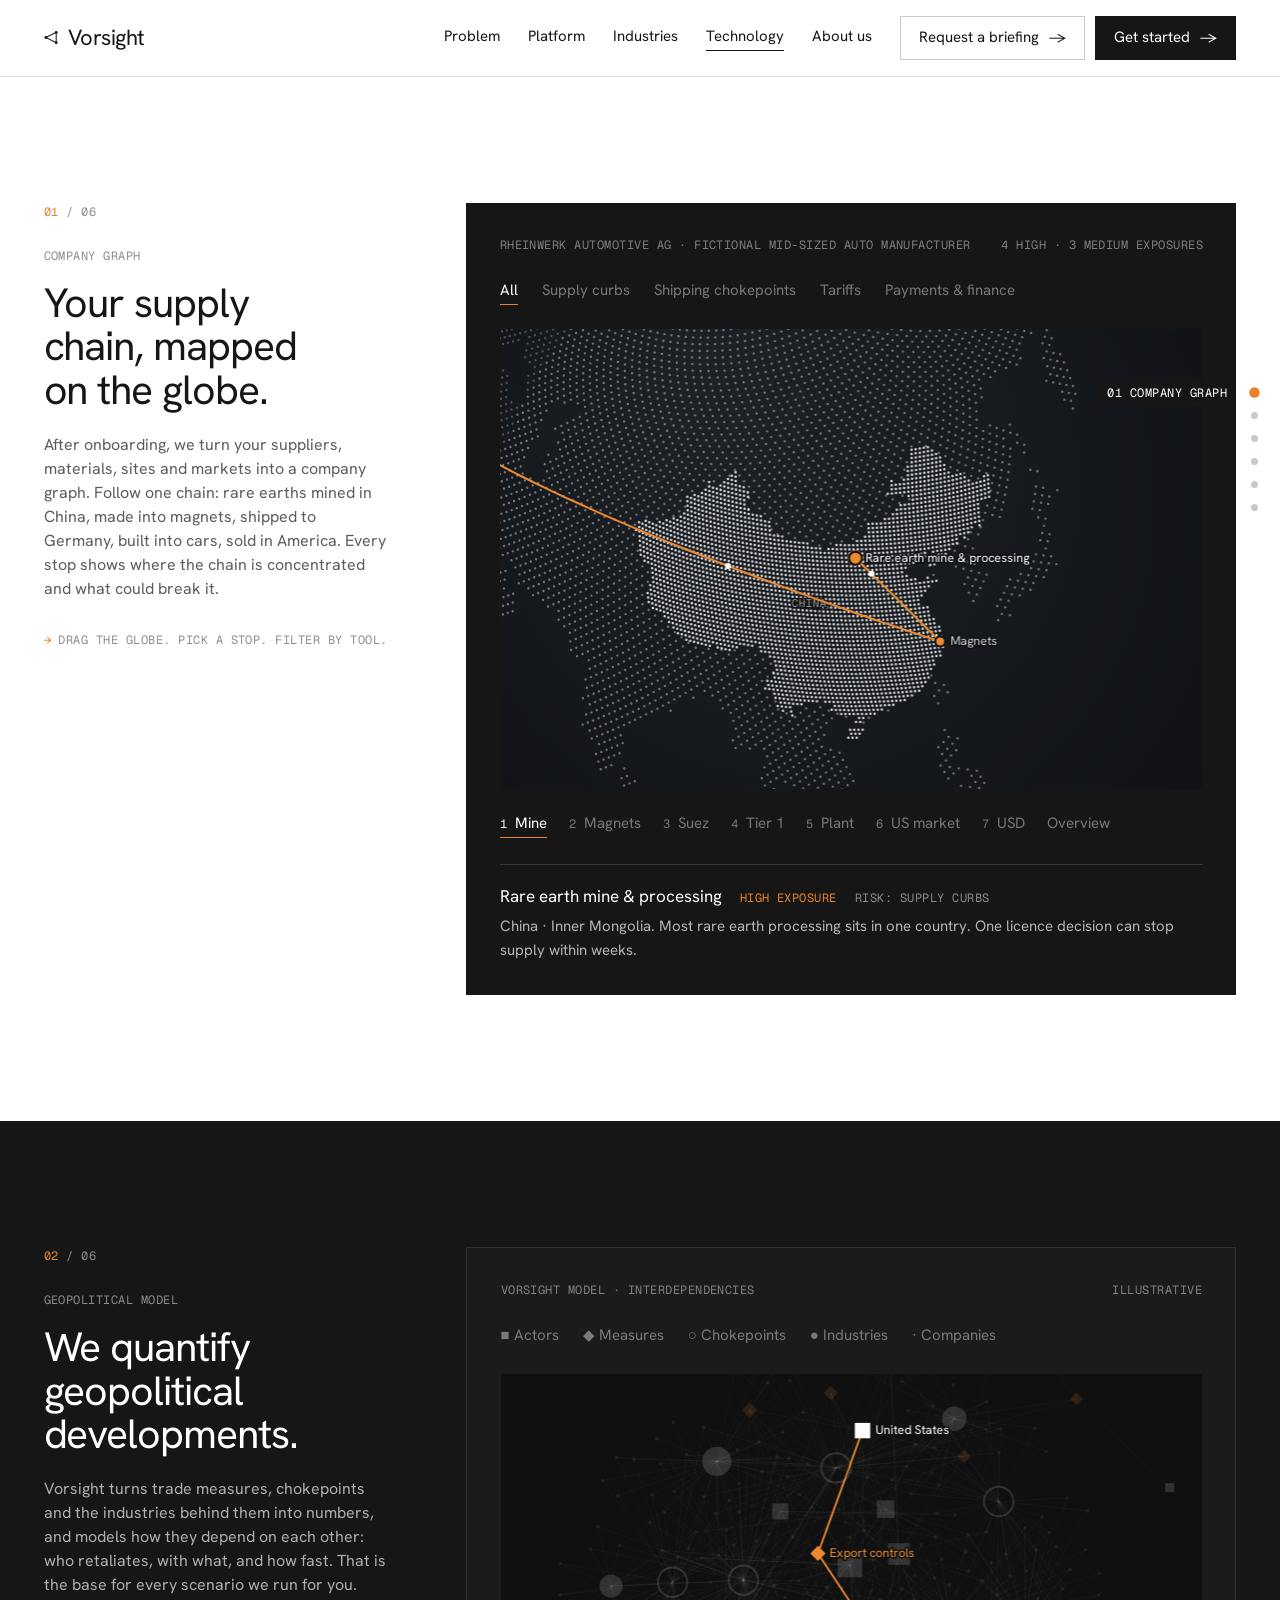
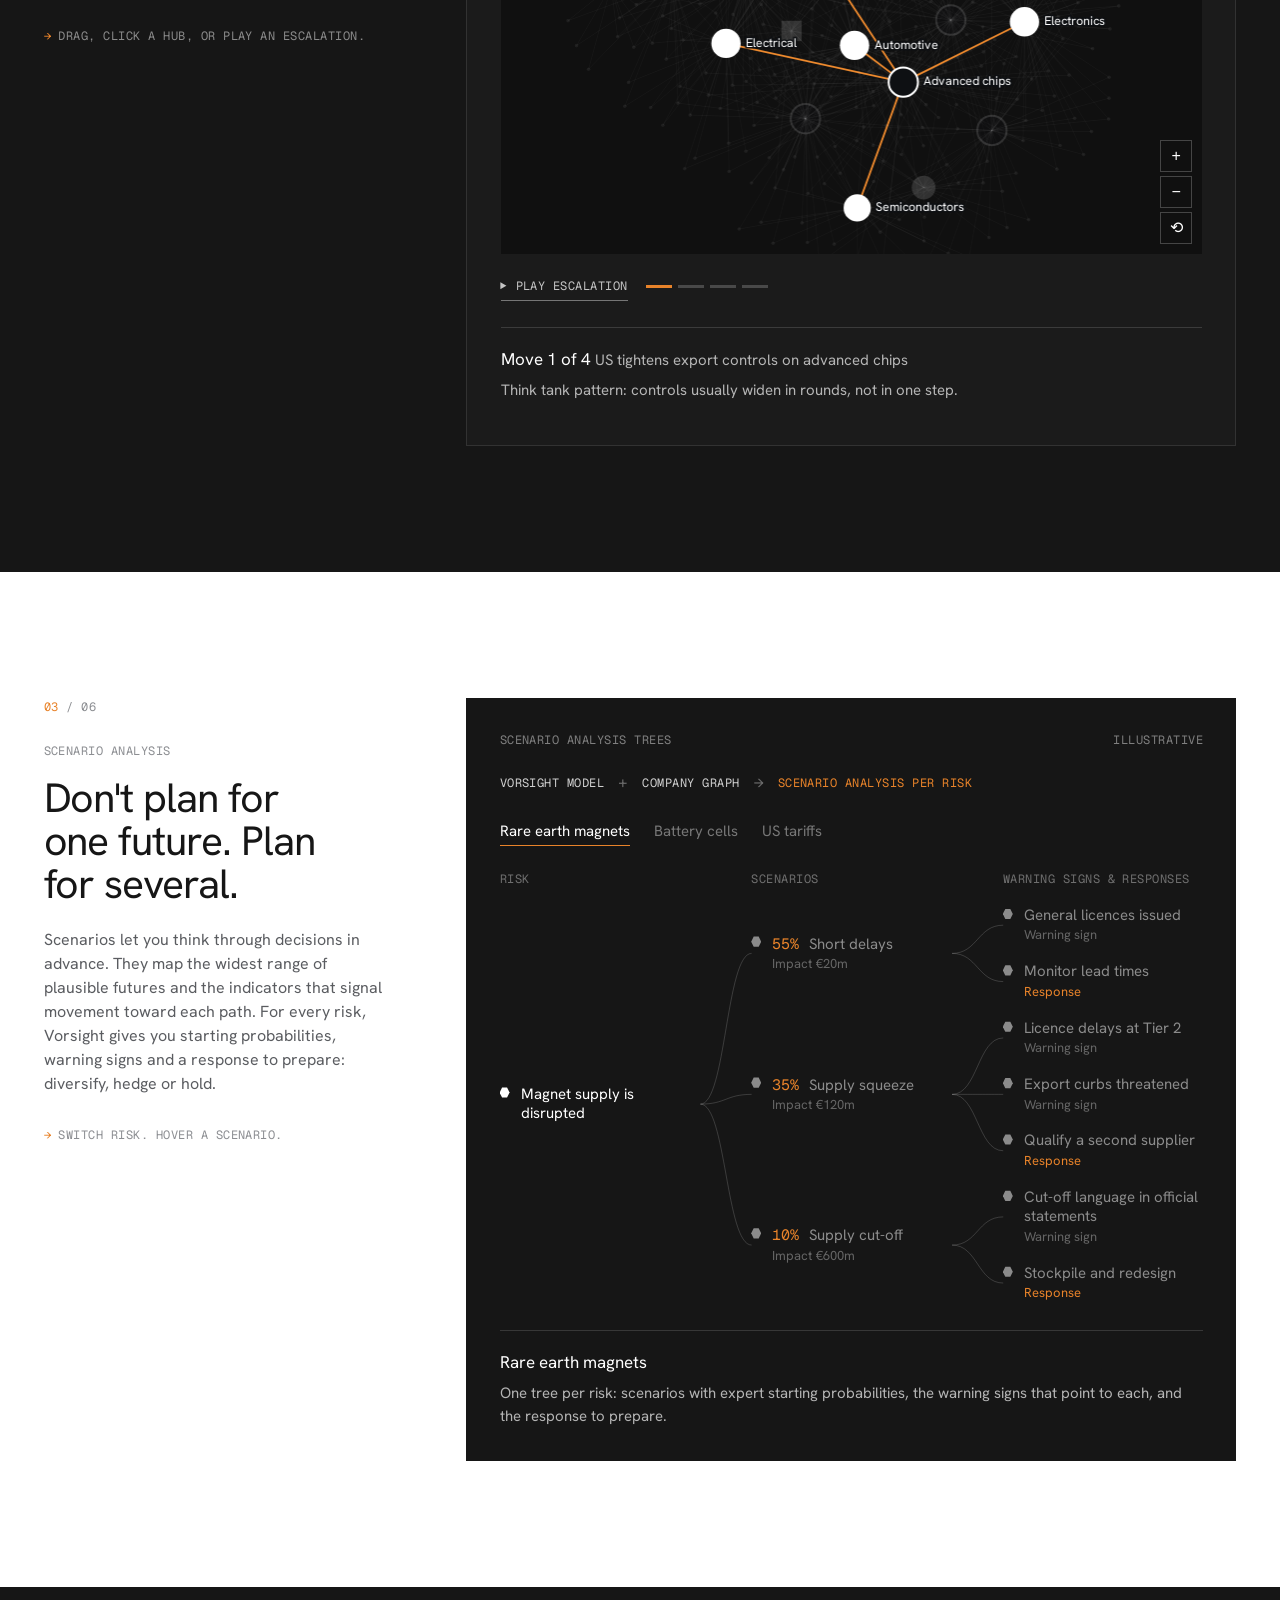
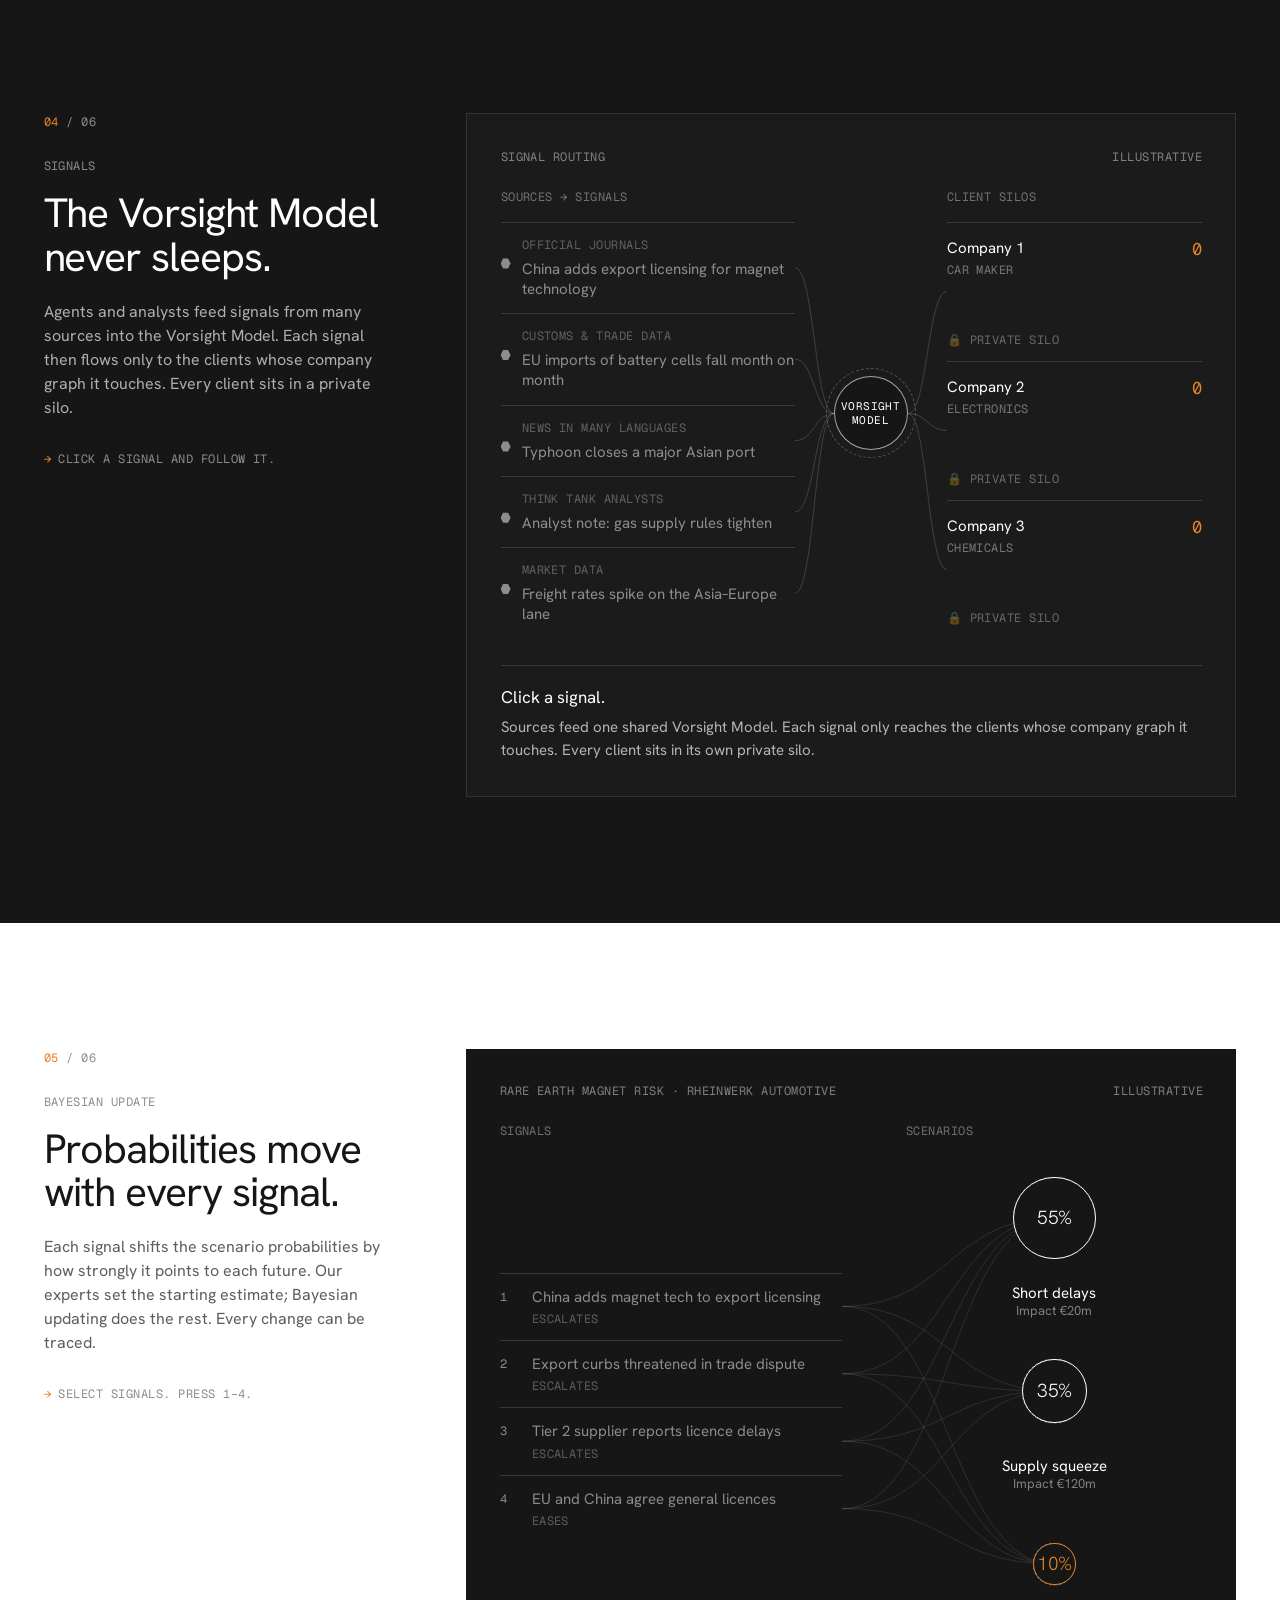
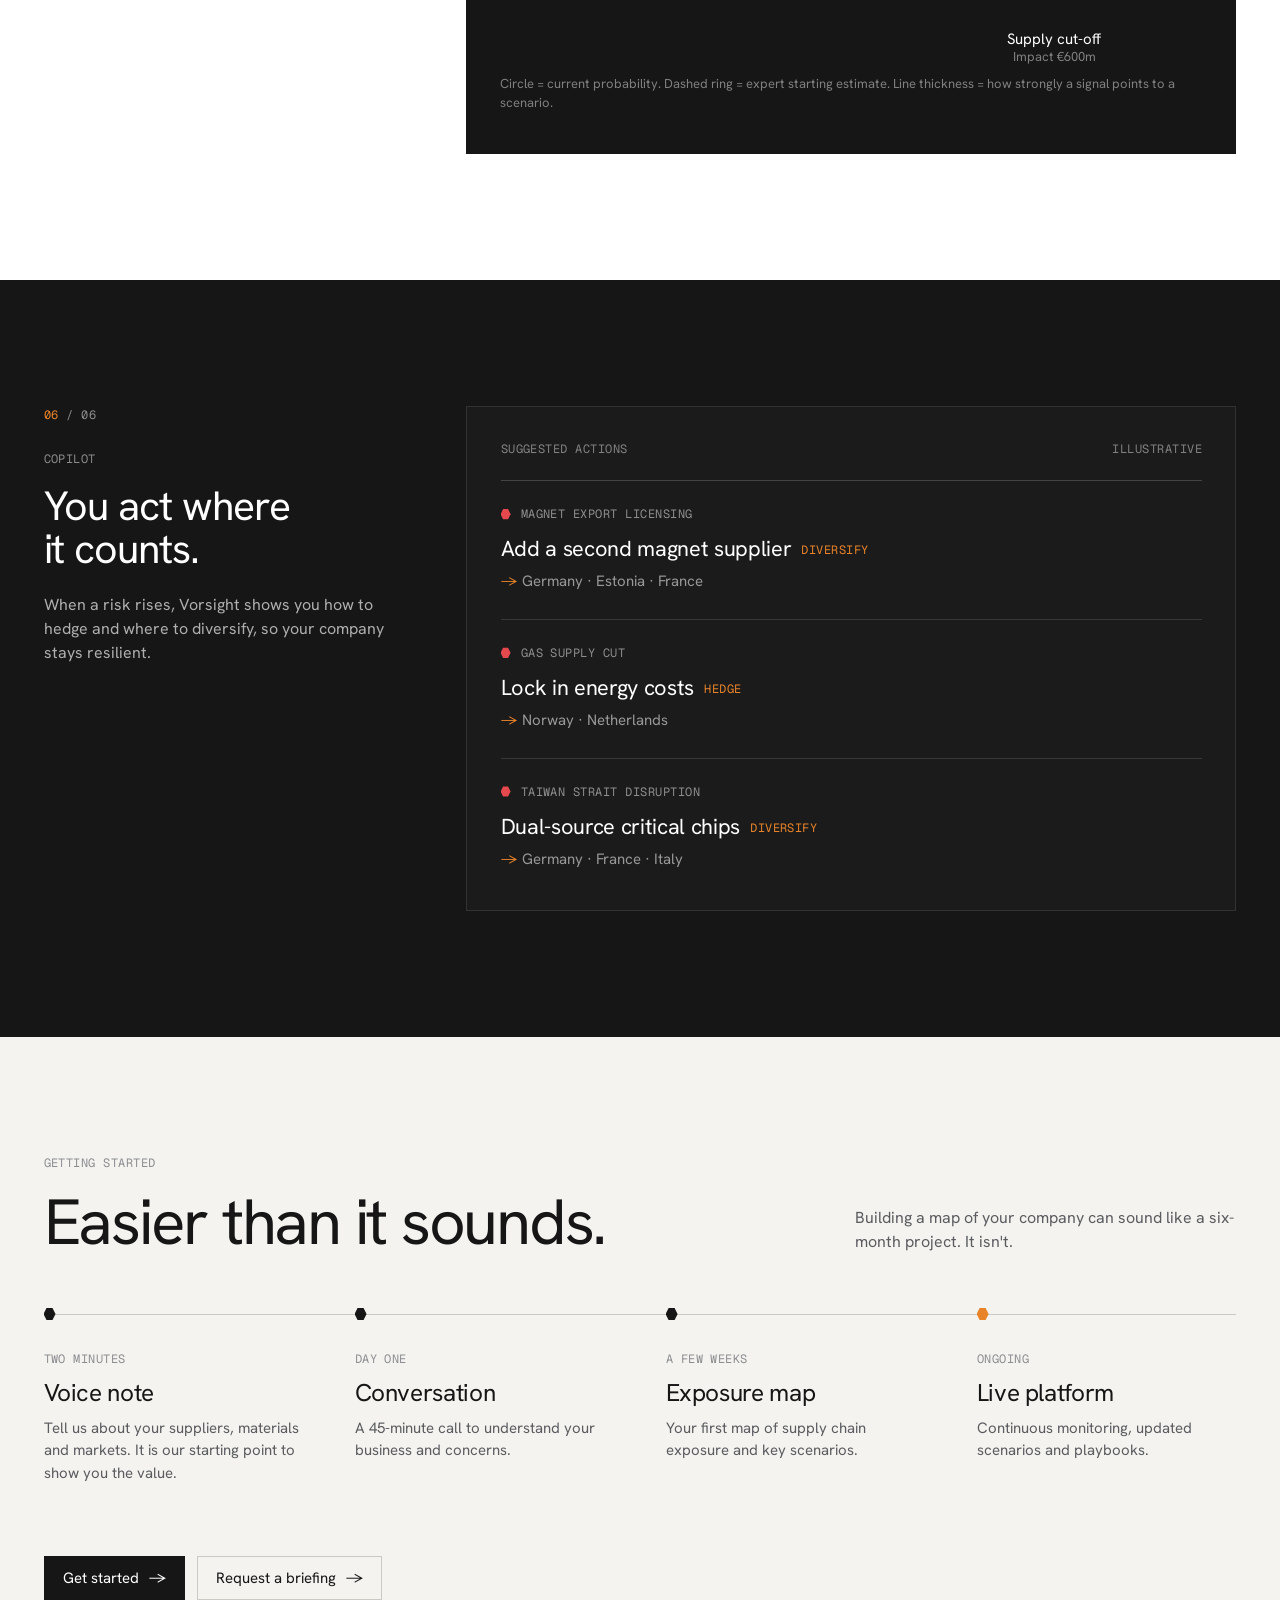
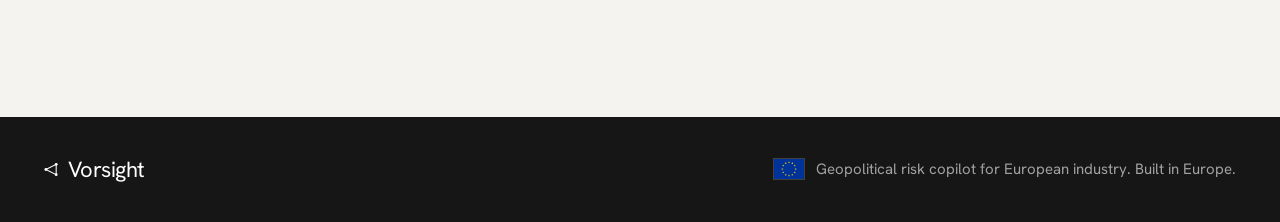
<file: technology.html>
<!DOCTYPE html>
<html lang="en">
<head>
<meta charset="UTF-8">
<meta name="viewport" content="width=device-width, initial-scale=1">
<title>Vorsight – Technology</title>
<meta name="description" content="How Vorsight works: your supply chain data meets a live geopolitics model, so you get updated scenarios and disruption alerts you can act on.">
<link rel="preconnect" href="https://fonts.googleapis.com">
<link rel="preconnect" href="https://fonts.gstatic.com" crossorigin>
<link href="https://fonts.googleapis.com/css2?family=Geist+Mono:wght@400;500&family=Hanken+Grotesk:wght@300;400;500&display=swap" rel="stylesheet">
<link rel="stylesheet" href="assets/site.css?v=3">
<style>
  /* Technology page. Tokens, header, buttons, footer and the type scale live in assets/site.css.
     Visual language: hairlines instead of boxes, hexagon nodes, grey labels that turn white when active,
     orange only for signals. */
  .hero-actions{ display:flex; gap:12px; flex-wrap:wrap; }
  .mono-lbl{ font-family:var(--mono); font-size:var(--t-label); letter-spacing:0.04em; text-transform:uppercase; color:rgba(255,255,255,0.45); }
  @keyframes pulse{ 50%{ opacity:.25; } }
  @keyframes fadeUp{ from{ opacity:0; transform:translateY(8px); } }
  @keyframes cgdraw{ from{ stroke-dashoffset:1; } to{ stroke-dashoffset:0; } }
  .sr-only{ position:absolute; width:1px; height:1px; padding:0; margin:-1px; overflow:hidden; clip:rect(0,0,0,0); white-space:nowrap; border:0; }

  /* ---------- side rail ---------- */
  .rail{ position:fixed; right:22px; top:50%; transform:translateY(-50%); z-index:15; display:flex; flex-direction:column; gap:2px; opacity:0; pointer-events:none; transition:opacity .3s; }
  .rail.show{ opacity:1; pointer-events:auto; }
  .rail a{ position:relative; display:flex; align-items:center; justify-content:flex-end; padding:7px 0 7px 12px; text-decoration:none; }
  .rail a i{ width:7px; height:7px; border-radius:50%; background:var(--border-strong); transition:all .25s; }
  .rail a span{ position:absolute; right:22px; white-space:nowrap; padding:4px 9px; background:var(--dark); color:#fff; font-family:var(--mono); font-size:var(--t-label); letter-spacing:0.04em; text-transform:uppercase; opacity:0; transform:translateX(4px); transition:all .2s; pointer-events:none; }
  .rail a:hover span, .rail a:focus-visible span, .rail a.on span{ opacity:1; transform:none; }
  .rail a.on i{ background:var(--orange); transform:scale(1.5); }
  @media (max-width:1180px){ .rail{ display:none; } }

  /* ---------- stages ---------- */
  .stage{ padding:clamp(96px,14vh,170px) 0; scroll-margin-top:56px; }
  .stage-grid{ display:grid; grid-template-columns:minmax(0,0.62fr) minmax(0,1.38fr); gap:clamp(32px,6vw,96px); align-items:start; }
  @media (max-width:980px){ .stage-grid{ grid-template-columns:1fr; gap:36px; } }
  .stage-copy{ position:sticky; top:110px; }
  @media (max-width:980px){ .stage-copy{ position:static; } }
  .stage-n{ margin-bottom:26px; font-family:var(--mono); font-size:var(--t-label); letter-spacing:0.04em; color:var(--ink-3); }
  .stage-n b{ font:inherit; color:var(--orange); margin-right:8px; }
  .stage h2{ margin:16px 0 22px; font-size:clamp(30px,3.2vw,46px); }
  .stage p.body{ max-width:38ch; font-size:var(--t-body); line-height:1.5; color:var(--ink-2); }
  .stage-hint{ margin-top:30px; font-family:var(--mono); font-size:var(--t-label); letter-spacing:0.04em; text-transform:uppercase; color:var(--ink-3); }
  .stage-hint::before{ content:"→ "; color:var(--orange); }
  .stage-feeds{ margin-top:22px; font-family:var(--mono); font-size:var(--t-label); letter-spacing:0.04em; text-transform:uppercase; color:var(--ink-3); }
  .stage-feeds a{ color:var(--fg); text-decoration:none; border-bottom:1px solid var(--orange); }
  .stage-feeds a:hover{ color:var(--orange); }
  .theme-dark{ --fg:#fff; --line:rgba(255,255,255,0.16); }
  .theme-light{ --fg:var(--ink); --line:var(--border); }
  .dark-sec{ background:var(--dark); color:#fff; }
  .dark-sec .eyebrow, .dark-sec .stage-n, .dark-sec .stage-hint, .dark-sec .stage-feeds{ color:rgba(255,255,255,0.5); }
  .dark-sec h2{ color:#fff; }
  .dark-sec p.body{ color:rgba(255,255,255,0.66); }

  /* ---------- panels: flat, dark, no ornament ---------- */
  .panel{ position:relative; min-width:0; padding:clamp(20px,2.6vw,38px); background:var(--dark); color:#fff; }
  .dark-sec .panel{ background:#1B1B1B; border:1px solid rgba(255,255,255,0.1); }
  .panel-top{ display:flex; justify-content:space-between; gap:12px; flex-wrap:wrap; margin-bottom:22px; }
  .chips{ display:flex; flex-wrap:wrap; gap:6px 24px; margin:0 0 24px; }
  .chip{
    padding:4px 0; background:none; border:0; border-bottom:1px solid transparent; border-radius:0; cursor:pointer;
    font-family:var(--sans); font-size:var(--t-small); font-weight:400; letter-spacing:0; text-transform:none; color:rgba(255,255,255,0.42); transition:color .2s, border-color .2s;
  }
  .chip:hover{ color:#fff; }
  .chip.on{ color:#fff; border-bottom-color:var(--orange); }
  .chip:focus-visible{ outline:1px solid #fff; outline-offset:4px; }
  .detail{ min-height:84px; margin-top:26px; padding-top:18px; border-top:1px solid rgba(255,255,255,0.14); font-size:var(--t-small); line-height:1.55; color:rgba(255,255,255,0.68); }
  .detail b{ font-weight:400; font-size:17px; color:#fff; }
  .detail p{ margin-top:6px; }
  .tagx{ display:inline-block; margin-left:14px; padding:0; border:0; font-family:var(--mono); font-size:var(--t-label); letter-spacing:0.04em; text-transform:uppercase; color:rgba(255,255,255,0.5); }
  .tagx.hot{ color:var(--orange); }
  .linkbtn{ padding:6px 0; background:none; border:0; border-bottom:1px solid rgba(255,255,255,0.4); font-family:var(--mono); font-size:var(--t-label); letter-spacing:0.04em; text-transform:uppercase; color:rgba(255,255,255,0.75); cursor:pointer; }
  .linkbtn:hover{ color:#fff; border-bottom-color:#fff; }
  .linkbtn:focus-visible{ outline:1px solid #fff; outline-offset:4px; }

  /* ---------- graph nodes: a hexagon and a label ---------- */
  .cg{ position:relative; }
  .cg-svg{ position:absolute; left:0; top:0; overflow:visible; pointer-events:none; }
  .cg-cols{ position:relative; display:grid; grid-template-columns:repeat(var(--n),minmax(0,1fr)); gap:0 clamp(14px,4vw,60px); }
  .cg-col{ display:flex; flex-direction:column; min-width:0; }
  .cg-grid .cg-cols{ grid-template-rows:auto repeat(var(--rows,1),auto); row-gap:14px; }
  .cg-grid .cg-col, .cg-grid .cg-list{ display:contents; }
  .cg-grid .cg-title{ grid-row:1; margin-bottom:2px; }
  .cg-grid .cg-node{ align-self:center; grid-column:var(--c); grid-row:var(--r) / span var(--rs); }
  .cg-title{ margin-bottom:16px; min-height:14px; font-family:var(--mono); font-size:var(--t-label); letter-spacing:0.04em; text-transform:uppercase; color:rgba(255,255,255,0.38); }
  .cg-list{ flex:1; display:flex; flex-direction:column; justify-content:space-around; gap:12px; }
  .cg-node{
    position:relative; padding:2px 0 2px 21px; text-align:left; background:none; border:0; border-radius:0; cursor:pointer;
    font-family:var(--sans); color:rgba(255,255,255,0.5); transition:color .25s, opacity .25s;
  }
  .cg-node::before{
    content:""; position:absolute; left:0; top:0.34em; width:10px; height:11px; background:currentColor;
    clip-path:polygon(25% 4%,75% 4%,100% 50%,75% 96%,25% 96%,0 50%);
  }
  .cg-node:hover{ color:rgba(255,255,255,0.85); }
  .cg-node:focus-visible{ outline:1px solid #fff; outline-offset:4px; }
  .cg-l{ display:block; font-size:var(--t-small); font-weight:400; line-height:1.3; }
  .cg-l b{ font-family:var(--mono); font-weight:400; color:var(--orange); margin-right:6px; }
  .cg-node small{ display:block; margin-top:2px; font-size:13px; line-height:1.3; color:rgba(255,255,255,0.34); }
  .cg-b{ display:none; }
  .cg-node.vuln, .cg-node.lit{ color:#fff; }
  .cg-node.vuln::before, .cg-node.lit::before{ background:var(--orange); }
  .cg-node.sel{ color:#fff; }
  .cg-node.sel .cg-l{ text-decoration:underline; text-underline-offset:4px; text-decoration-thickness:1px; }
  .cg-node.dim{ opacity:0.3; }
  .cg-edge{ fill:none; stroke:rgba(255,255,255,0.16); stroke-width:1; transition:stroke .3s, opacity .3s; }
  .cg-edge.lit{ stroke:var(--orange); stroke-width:1.4; }
  .cg-edge.dim{ opacity:0.25; }
  .cg-k-root{ color:#fff; }
  .cg-k-act small{ color:var(--orange); }
  .cg-anim .cg-node{ animation:fadeUp .45s ease both; animation-delay:calc(var(--i) * 45ms); }
  .cg-anim .cg-edge{ stroke-dasharray:1; stroke-dashoffset:1; animation:cgdraw .8s ease .35s forwards; }

  /* 01 globe */
  .globe-wrap{ position:relative; height:clamp(320px,50vw,460px); overflow:hidden; background:#101010; }
  .globe-wrap canvas{ position:absolute; inset:0; width:100%; height:100%; display:block; cursor:grab; touch-action:pan-y; }
  .globe-wrap.grab canvas{ cursor:grabbing; }
  .route{ display:flex; flex-wrap:wrap; gap:6px 22px; margin-top:20px; }
  .rt{
    display:inline-flex; align-items:baseline; gap:8px; padding:4px 0; background:none; border:0; border-bottom:1px solid transparent; border-radius:0; cursor:pointer;
    font-family:var(--sans); font-size:var(--t-small); font-weight:400; color:rgba(255,255,255,0.42); transition:color .2s, border-color .2s;
  }
  .rt i{ font-style:normal; font-family:var(--mono); font-size:var(--t-label); width:auto; height:auto; background:none; color:inherit; }
  .rt:hover{ color:#fff; }
  .rt.on{ color:#fff; border-bottom-color:var(--orange); }
  .rt:focus-visible{ outline:1px solid #fff; outline-offset:4px; }

  /* 02 network */
  .fg-wrap{ position:relative; height:clamp(340px,56vw,480px); overflow:hidden; background:#101010; }
  .fg-wrap canvas{ position:absolute; inset:0; width:100%; height:100%; display:block; cursor:grab; touch-action:none; }
  .fg-ctl{ position:absolute; right:10px; bottom:10px; display:flex; flex-direction:column; gap:4px; }
  .fg-ctl button{ width:32px; height:32px; background:rgba(16,16,16,0.9); border:1px solid rgba(255,255,255,0.22); border-radius:0; color:#fff; font-size:16px; line-height:1; cursor:pointer; }
  .fg-ctl button:hover{ border-color:#fff; }
  .seq{ display:flex; align-items:center; gap:18px; margin-top:18px; }
  .seq-dots{ display:flex; gap:6px; }
  .sdotb{ width:26px; height:3px; padding:0; border:0; border-radius:0; background:rgba(255,255,255,0.2); cursor:pointer; transition:background .25s; }
  .sdotb.on{ background:var(--orange); }
  .sdotb:focus-visible{ outline:1px solid #fff; outline-offset:4px; }

  /* 03 merge strip */
  .merge{ display:flex; align-items:center; flex-wrap:wrap; gap:8px 14px; margin-bottom:22px; }
  .merge .mg{ padding:0; border:0; font-family:var(--mono); font-size:var(--t-label); letter-spacing:0.04em; text-transform:uppercase; color:rgba(255,255,255,0.8); opacity:0; transform:translateY(6px); transition:all .5s ease; }
  .merge .mg.hot{ color:var(--orange); }
  .merge i{ font-style:normal; color:rgba(255,255,255,0.35); font-family:var(--mono); opacity:0; transition:opacity .5s; }
  .merge.go .mg, .merge.go i{ opacity:1; transform:none; }
  .merge.go > :nth-child(3){ transition-delay:.2s; } .merge.go > :nth-child(4){ transition-delay:.4s; } .merge.go > :nth-child(5){ transition-delay:.6s; } .merge.go > :nth-child(6){ transition-delay:.8s; } .merge.go > :nth-child(7){ transition-delay:1s; }

  /* 04 routing */
  .flow4{ position:relative; display:grid; grid-template-columns:minmax(0,1.15fr) 84px minmax(0,1fr); gap:0 clamp(12px,3vw,34px); align-items:stretch; }
  #f4-svg{ position:absolute; left:0; top:0; overflow:visible; pointer-events:none; }
  .f-col{ position:relative; display:flex; flex-direction:column; gap:0; min-width:0; }
  .src{
    position:relative; text-align:left; padding:14px 0 14px 21px; background:none; border:0; border-top:1px solid rgba(255,255,255,0.14); border-radius:0;
    color:rgba(255,255,255,0.5); cursor:pointer; font-family:var(--sans); transition:color .25s;
  }
  .src::before{ content:""; position:absolute; left:0; top:calc(14px + 0.34em + 17px); width:10px; height:11px; background:currentColor; clip-path:polygon(25% 4%,75% 4%,100% 50%,75% 96%,25% 96%,0 50%); }
  .src:hover{ color:rgba(255,255,255,0.85); }
  .src:focus-visible{ outline:1px solid #fff; outline-offset:2px; }
  .src.on{ color:#fff; }
  .src.on::before{ background:var(--orange); }
  .src span{ display:block; margin-bottom:6px; font-family:var(--mono); font-size:var(--t-label); letter-spacing:0.04em; text-transform:uppercase; color:inherit; opacity:0.6; }
  .src b{ display:block; font-size:var(--t-small); font-weight:400; line-height:1.35; }
  .f-core{ justify-content:center; align-items:center; }
  .core{
    position:relative; width:74px; height:74px; border-radius:50%; display:flex; align-items:center; justify-content:center; text-align:center;
    border:1px solid rgba(255,255,255,0.6); background:var(--dark); font-family:var(--mono); font-size:11px; letter-spacing:0.04em; text-transform:uppercase; line-height:1.3;
  }
  .core::after{ content:""; position:absolute; inset:-9px; border-radius:50%; border:1px dashed rgba(255,255,255,0.25); animation:spin 16s linear infinite; }
  @keyframes spin{ to{ transform:rotate(360deg); } }
  .core.pulse{ border-color:var(--orange); box-shadow:0 0 0 0 rgba(232,131,42,.55); animation:corepulse .7s ease-out; }
  @keyframes corepulse{ to{ box-shadow:0 0 0 22px rgba(232,131,42,0); } }
  .silo{ flex:1 0 auto; display:flex; flex-direction:column; min-height:96px; padding:14px 0 12px; border-top:1px solid rgba(255,255,255,0.14); background:none; transition:border-color .3s; }
  .silo-h{ display:flex; justify-content:space-between; align-items:flex-start; gap:8px; margin-bottom:8px; font-size:var(--t-small); font-weight:400; }
  .silo-h small{ display:block; margin-top:2px; font-family:var(--mono); font-size:var(--t-label); letter-spacing:0.04em; text-transform:uppercase; color:rgba(255,255,255,0.4); }
  .silo-n{ font-family:var(--mono); font-size:17px; color:var(--orange); }
  .silo-q{ display:flex; flex-direction:column; gap:6px; }
  .silo-i{ padding-left:10px; border-left:1px solid var(--orange); font-size:13.5px; line-height:1.35; color:rgba(255,255,255,0.78); animation:fadeUp .4s ease both; }
  .silo-lock{ margin-top:auto; padding-top:8px; font-family:var(--mono); font-size:var(--t-label); letter-spacing:0.04em; text-transform:uppercase; color:rgba(255,255,255,0.34); }
  .silo.hit{ border-top-color:var(--orange); }
  .silo.skip{ opacity:.5; }

  /* 05 Bayesian graph */
  .bay{ position:relative; display:grid; grid-template-columns:minmax(0,1.15fr) minmax(0,1fr); gap:0 clamp(18px,5vw,64px); align-items:stretch; }
  #bay-svg{ position:absolute; left:0; top:0; overflow:visible; pointer-events:none; }
  .bay-col{ position:relative; display:flex; flex-direction:column; justify-content:center; gap:0; min-width:0; padding-top:26px; }
  .bay-col .cg-title{ position:absolute; top:0; left:0; }
  .bsig{
    position:relative; display:grid; grid-template-columns:26px minmax(0,1fr); align-items:start; gap:6px; width:100%; text-align:left; padding:13px 0 13px 0;
    background:none; border:0; border-top:1px solid rgba(255,255,255,0.14); border-radius:0; cursor:pointer; color:rgba(255,255,255,0.5); font-family:var(--sans); transition:color .2s;
  }
  .bsig:hover{ color:rgba(255,255,255,0.85); }
  .bsig:focus-visible{ outline:1px solid #fff; outline-offset:2px; }
  .bsig-k{ width:auto; height:auto; padding-top:2px; border:0; background:none; font-family:var(--mono); font-size:var(--t-label); color:inherit; }
  .bsig-t{ font-size:var(--t-small); font-weight:400; line-height:1.35; }
  .bsig-t small{ display:block; margin-top:4px; font-family:var(--mono); font-size:var(--t-label); letter-spacing:0.04em; text-transform:uppercase; color:inherit; opacity:0.6; }
  .bsig.on{ color:#fff; }
  .bsig.on .bsig-k{ background:none; color:var(--orange); }
  .bsig.on small{ color:var(--orange); opacity:1; }
  .bsig.eases.on .bsig-k, .bsig.eases.on small{ color:#fff; }
  .bsc{ display:flex; flex-direction:column; align-items:center; text-align:center; padding:2px 0; }
  .bsc-w{ position:relative; width:136px; height:136px; display:flex; align-items:center; justify-content:center; }
  .bsc-p{ position:absolute; left:50%; top:50%; transform:translate(-50%,-50%); border-radius:50%; border:1px dashed rgba(255,255,255,0.35); transition:width .35s ease, height .35s ease; }
  .bsc-c{ position:relative; z-index:1; border-radius:50%; background:var(--dark); border:1px solid #fff; color:#fff; display:flex; align-items:center; justify-content:center; transition:width .35s ease, height .35s ease; }
  .bsc-c b{ font-family:var(--sans); font-size:19px; font-weight:300; letter-spacing:-0.02em; font-variant-numeric:tabular-nums; }
  .bsc.tail .bsc-c{ border-color:var(--orange); color:var(--orange); }
  .bsc-n{ margin-top:-2px; font-size:var(--t-small); font-weight:400; line-height:1.25; }
  .bsc-n small{ display:block; font-size:13px; color:rgba(255,255,255,0.45); }
  .bay .cg-edge{ stroke:rgba(255,255,255,0.1); }
  .bay .cg-edge.lit{ stroke:var(--orange); stroke-opacity:.85; }
  .bay .cg-edge.lit.eases{ stroke:#fff; }
  .bay-metrics{ display:grid; grid-template-columns:1fr 1fr; gap:clamp(18px,3vw,40px); margin:30px 0 18px; }
  .bm{ padding-top:14px; border-top:1px solid rgba(255,255,255,0.14); }
  .bm b{ display:block; margin-top:8px; font-family:var(--sans); font-size:clamp(34px,3.6vw,54px); font-weight:300; letter-spacing:-0.035em; line-height:1; font-variant-numeric:tabular-nums; }
  .bm.tail b{ color:var(--orange); }
  .eng-conf{ display:flex; align-items:center; gap:14px; flex-wrap:wrap; margin:6px 0; }
  .eng-conf label{ font-size:var(--t-small); white-space:nowrap; }
  .eng-conf label b{ margin-left:6px; font-family:var(--mono); font-weight:400; color:var(--orange); }
  .eng-conf input{ flex:1; min-width:110px; accent-color:var(--orange); }
  .eng-cap{ margin:8px 0; font-size:13px; line-height:1.45; color:rgba(255,255,255,0.45); }
  .eng-work-row{ margin-top:14px; padding-top:14px; border-top:1px solid rgba(255,255,255,0.14); }
  .eng-work{ margin-top:14px; }
  .w-formula{ margin-bottom:12px; font-family:var(--mono); font-size:13px; line-height:1.6; color:rgba(255,255,255,0.75); }
  .w-scroll{ overflow-x:auto; }
  .w-table{ width:100%; border-collapse:collapse; font-family:var(--mono); font-size:13px; font-variant-numeric:tabular-nums; }
  .w-table th{ padding:6px 10px; text-align:right; font-weight:400; font-size:var(--t-label); letter-spacing:0.04em; text-transform:uppercase; color:rgba(255,255,255,0.45); border-bottom:1px solid rgba(255,255,255,0.2); }
  .w-table td{ padding:8px 10px; text-align:right; color:rgba(255,255,255,0.75); border-bottom:1px solid rgba(255,255,255,0.08); }
  .w-table th:first-child, .w-table td:first-child{ text-align:left; padding-left:0; }
  .w-table .w-em{ color:#fff; }
  .w-table tfoot td{ border-bottom:0; border-top:1px solid rgba(255,255,255,0.3); color:#fff; }
  .w-trace{ margin-top:14px; }
  .w-trace-h{ margin-bottom:6px; font-family:var(--mono); font-size:var(--t-label); letter-spacing:0.04em; text-transform:uppercase; color:rgba(255,255,255,0.45); }
  .w-line{ padding:4px 0; font-family:var(--mono); font-size:13px; color:rgba(255,255,255,0.75); }
  .w-line b{ margin-right:8px; font-weight:400; color:var(--orange); }
  .w-empty{ margin-top:10px; font-size:var(--t-small); color:rgba(255,255,255,0.5); }

/* 06 copilot: suggested actions, static */
  .act{ border-top:1px solid rgba(255,255,255,0.18); }
  .act-r{ padding:24px 0 26px; border-bottom:1px solid rgba(255,255,255,0.12); }
  .act-r:last-child{ border-bottom:0; padding-bottom:6px; }
  .act-risk{ display:flex; align-items:center; gap:10px; font-family:var(--mono); font-size:var(--t-label); letter-spacing:0.04em; text-transform:uppercase; color:rgba(255,255,255,0.5); }
  .hx{ flex-shrink:0; display:inline-block; width:10px; height:11px; background:#E5484D; clip-path:polygon(25% 4%,75% 4%,100% 50%,75% 96%,25% 96%,0 50%); }
  .act-do{ margin-top:12px; font-size:clamp(19px,1.7vw,24px); line-height:1.25; letter-spacing:-0.015em; color:#fff; }
  .act-do b{ font-weight:400; }
  .act-tag{ display:inline-block; margin-left:10px; vertical-align:middle; font-family:var(--mono); font-size:var(--t-label); letter-spacing:0.04em; text-transform:uppercase; color:var(--orange); }
  .act-alt{ margin-top:8px; font-size:var(--t-small); color:rgba(255,255,255,0.55); }
  .act-alt::before{ content:"→ "; color:var(--orange); }

  .foot-eu{ display:inline-flex; align-items:center; gap:12px; }
  .foot-eu .eu-flag{ box-shadow:0 0 0 1px rgba(255,255,255,0.18); }

  /* ---------- getting started (same as the landing page) ---------- */
  #cta{ background:var(--bg-subtle); }
  #cta .section-head{ margin-bottom:clamp(36px,6vh,64px); }
  #cta .section-head h2{ font-size:clamp(40px,5vw,76px); letter-spacing:-0.035em; line-height:1; }
  .tl{ position:relative; display:grid; grid-template-columns:repeat(4,1fr); gap:clamp(24px,4vw,64px); padding-top:38px; margin-bottom:clamp(48px,8vh,88px); }
  .tl::before{ content:""; position:absolute; left:0; right:0; top:6px; height:1px; background:var(--border-strong); transform-origin:left; transform:scaleX(0); transition:transform 1.4s cubic-bezier(.4,0,.2,1); }
  .tl.go::before{ transform:scaleX(1); }
  .tl-s{ position:relative; opacity:.3; transition:opacity .6s ease; }
  .tl.go .tl-s{ opacity:1; }
  .tl.go .tl-s:nth-child(1){ transition-delay:.2s; } .tl.go .tl-s:nth-child(2){ transition-delay:.7s; } .tl.go .tl-s:nth-child(3){ transition-delay:1.2s; } .tl.go .tl-s:nth-child(4){ transition-delay:1.7s; }
  .tl-s::before{ content:""; position:absolute; left:0; top:-38px; width:12px; height:13px; background:var(--ink); clip-path:polygon(25% 4%,75% 4%,100% 50%,75% 96%,25% 96%,0 50%); }
  .tl-s:last-child::before{ background:var(--orange); }
  .tl-w{ font-family:var(--mono); font-size:var(--t-label); letter-spacing:0.04em; text-transform:uppercase; color:var(--ink-3); }
  .tl-s h3{ margin:8px 0 10px; font-size:var(--t-h3); }
  .tl-s p{ max-width:32ch; font-size:var(--t-small); line-height:1.5; color:var(--ink-2); }
  @media (max-width:900px){ .tl{ grid-template-columns:repeat(2,1fr); row-gap:44px; } }
  @media (max-width:760px){
    .tl{ grid-template-columns:1fr; gap:30px; padding-top:0; padding-left:30px; }
    .tl::before{ left:6px; right:auto; top:6px; bottom:6px; width:1px; height:auto; transform:scaleY(0); transform-origin:top; }
    .tl.go::before{ transform:scaleY(1); }
    .tl-s::before{ left:-30px; top:4px; }
  }
  @media (prefers-reduced-motion: reduce){ .tl::before, .tl-s{ transition:none; } .tl::before{ transform:none; } .tl-s{ opacity:1; } }

  /* ---------- phones: rearrange rather than remove; graphs run top to bottom ---------- */
  @media (max-width:640px){
    /* 03 scenario analysis: indented tree, risk > scenarios > signs and responses */
    .cg-grid .cg-cols{ grid-template-columns:18px 18px minmax(0,1fr); grid-template-rows:none; column-gap:0; row-gap:12px; }
    .cg-grid .cg-title{ display:none; }
    .cg-grid .cg-node{ align-self:start; grid-column:var(--vc) / -1; grid-row:var(--vr); }
    .cg-grid .cg-k-sc{ margin-top:10px; }
    .cg-grid .cg-k-root .cg-l{ font-size:17px; }
    /* 02 world model: more room for the network, vertical swipes keep scrolling the page */
    .fg-wrap{ height:clamp(380px,112vw,460px); }
    .fg-wrap canvas{ touch-action:pan-y; }
    /* 04 routing: sources on top (rail on the left), model in the middle, three client silos in a row */
    .flow4{ grid-template-columns:1fr; gap:46px 0; }
    .src{ padding:11px 0 11px 21px; }
    .src::before{ top:16px; }
    .src b{ display:none; margin-top:2px; }
    .src.on b{ display:block; }
    .f-core{ padding:0; }
    .core{ width:72px; height:72px; font-size:11px; } .core::after{ inset:-8px; }
    .flow4 > .f-col:last-child{ display:grid; grid-template-columns:repeat(3,minmax(0,1fr)); gap:0 10px; }
    .flow4 > .f-col:last-child .cg-title{ display:none; }
    .silo{ min-height:0; padding:12px 0 6px; }
    .silo-h{ flex-direction:column-reverse; align-items:flex-start; gap:2px; margin-bottom:0; font-size:14px; }
    .silo-n{ font-size:28px; line-height:1; }
    .silo-q, .silo-lock{ display:none; }
    /* 05 probabilities: signals on top (rail on the right), scenario circles in a row below */
    .bay{ grid-template-columns:1fr; gap:76px 0; }
    .bsig{ padding-right:28px; }
    .bay > .bay-col:last-child{ display:grid; grid-template-columns:repeat(3,minmax(0,1fr)); gap:0 6px; align-content:start; justify-items:center; }
    .bsc-w{ width:112px; height:112px; }
    .bsc-n{ font-size:14px; } .bsc-n small{ font-size:12px; }
  }

  @media (max-width:640px){
    .cg-l{ font-size:14px; } .cg-node small{ font-size:12px; } .cg-node{ padding-left:17px; } .cg-node::before{ width:8px; height:9px; }
    .cg-cols{ gap:0 12px; }
    .bsig-t{ font-size:14px; }
    .rk-track input, .eng-conf input{ height:30px; }
    .fg-ctl button{ width:38px; height:38px; }
    .chip, .rt{ min-height:36px; }
  }
  @media (prefers-reduced-motion: reduce){
    .core::after{ animation:none; }
    .cg-anim .cg-node, .cg-anim .cg-edge{ animation:none; stroke-dasharray:none; }
    .merge .mg, .merge i{ opacity:1; transform:none; }
    .tl::before, .tl-s{ transition:none; }
  }
</style>
</head>
<body>

<header>
  <a href="index.html#hero" class="brand">
    <svg class="brand-mark" width="15" height="15" viewBox="0 0 16 16" fill="none" aria-hidden="true">
      <path d="M2 8L13 2.5V13.5L2 8Z" stroke="currentColor" stroke-width="1.1"/>
      <circle cx="2" cy="8" r="1.5" fill="currentColor"/>
      <circle cx="13" cy="2.5" r="1.5" fill="currentColor"/>
      <circle cx="13" cy="13.5" r="1.5" fill="currentColor"/>
    </svg>
    <span class="brand-name">Vorsight</span>
  </a>
  <nav class="site-nav">
    <a href="index.html#problem">Problem</a>
    <a href="index.html#platform">Platform</a>
    <a href="index.html#industries">Industries</a>
    <a href="technology.html" class="active">Technology</a>
    <a href="about.html">About us</a>
  </nav>
  <div class="header-right">
    <a class="btn btn-ghost" href="mailto:hello@vorsight.example?subject=Vorsight%20briefing">Request a briefing</a>
    <a class="btn btn-primary" href="signup.html">Get started</a>
    <button type="button" class="nav-toggle" id="nav-toggle" aria-label="Open menu" aria-expanded="false" aria-controls="mobile-nav-panel">
      <svg width="16" height="16" viewBox="0 0 16 16" fill="none" aria-hidden="true"><path d="M2 4.5H14M2 8H14M2 11.5H14" stroke="currentColor" stroke-width="1.4" stroke-linecap="round"/></svg>
    </button>
  </div>
  <div class="mobile-nav-panel" id="mobile-nav-panel">
    <a href="index.html#problem">Problem</a>
    <a href="index.html#platform">Platform</a>
    <a href="index.html#industries">Industries</a>
    <a href="technology.html" class="active">Technology</a>
    <a href="about.html">About us</a>
    <a href="mailto:hello@vorsight.example?subject=Vorsight%20briefing">Request a briefing</a>
  </div>
</header>

<nav class="rail" id="rail" aria-label="Flow steps">
  <a href="#s1"><span>01 Company graph</span><i></i></a>
  <a href="#s2"><span>02 Geopolitical model</span><i></i></a>
  <a href="#s3"><span>03 Scenario analysis</span><i></i></a>
  <a href="#s4"><span>04 Signals</span><i></i></a>
  <a href="#s5"><span>05 Bayesian update</span><i></i></a>
  <a href="#s6"><span>06 Copilot</span><i></i></a>
</nav>

<h1 class="sr-only">Vorsight technology: how a signal becomes a decision</h1>

<!-- ============ 01 COMPANY GRAPH ============ -->
<section class="stage theme-light" id="s1" data-stage="1">
  <div class="wrap">
    <div class="stage-grid">
      <div class="stage-copy reveal">
        <div class="stage-n"><b>01</b>/ 06</div>
        <div class="eyebrow">COMPANY GRAPH</div>
        <h2>Your supply chain, mapped on the globe.</h2>
        <p class="body">After onboarding, we turn your suppliers, materials, sites and markets into a company graph. Follow one chain: rare earths mined in China, made into magnets, shipped to Germany, built into cars, sold in America. Every stop shows where the chain is concentrated and what could break it.</p>
        <p class="stage-hint">Drag the globe. Pick a stop. Filter by tool.</p>
      </div>
      <div class="panel reveal">
        <div class="panel-top mono-lbl"><span>Rheinwerk Automotive AG · fictional mid-sized auto manufacturer</span><span id="g1-count">—</span></div>
        <div class="chips" id="g1-chips" role="group" aria-label="Filter by risk type">
          <button type="button" class="chip on" data-tool="all" aria-pressed="true">All</button>
          <button type="button" class="chip" data-tool="export" aria-pressed="false">Supply curbs</button>
          <button type="button" class="chip" data-tool="shipping" aria-pressed="false">Shipping chokepoints</button>
          <button type="button" class="chip" data-tool="tariffs" aria-pressed="false">Tariffs</button>
          <button type="button" class="chip" data-tool="finance" aria-pressed="false">Payments &amp; finance</button>
        </div>
        <div class="globe-wrap"><canvas id="globe-cv" role="img" aria-label="Rotating globe showing a supply chain from a rare earth mine in China through magnet makers, the Suez Canal and a supplier in Germany to a car plant and customers in the United States."></canvas></div>
        <div class="route" id="g1-route" role="group" aria-label="Stops on the supply chain"></div>
        <div class="detail" id="g1-detail" aria-live="polite"></div>
      </div>
    </div>
  </div>
</section>

<!-- ============ 02 GEOPOLITICAL MODEL ============ -->
<section class="stage dark-sec theme-dark" id="s2" data-stage="2">
  <div class="wrap">
    <div class="stage-grid">
      <div class="stage-copy reveal">
        <div class="stage-n"><b>02</b>/ 06</div>
        <div class="eyebrow">GEOPOLITICAL MODEL</div>
        <h2>We quantify geopolitical developments.</h2>
        <p class="body">Vorsight turns trade measures, chokepoints and the industries behind them into numbers, and models how they depend on each other: who retaliates, with what, and how fast. That is the base for every scenario we run for you.</p>
        <p class="stage-hint">Drag, click a hub, or play an escalation.</p>
      </div>
      <div class="panel reveal">
        <div class="panel-top mono-lbl"><span>Vorsight Model · interdependencies</span><span>Illustrative</span></div>
        <div class="chips" id="g2-chips" role="group" aria-label="Highlight a node type">
          <button type="button" class="chip" data-type="actor" aria-pressed="false">■ Actors</button>
          <button type="button" class="chip" data-type="tool" aria-pressed="false">◆ Measures</button>
          <button type="button" class="chip" data-type="choke" aria-pressed="false">○ Chokepoints</button>
          <button type="button" class="chip" data-type="industry" aria-pressed="false">● Industries</button>
          <button type="button" class="chip" data-type="co" aria-pressed="false">· Companies</button>
        </div>
        <div class="fg-wrap">
          <canvas id="fg-cv" role="img" aria-label="Interactive network of countries, trade measures, chokepoints, industries and companies."></canvas>
          <div class="fg-ctl"><button type="button" id="fg-in" aria-label="Zoom in">+</button><button type="button" id="fg-out" aria-label="Zoom out">−</button><button type="button" id="fg-fit" aria-label="Fit to view">⟲</button></div>
        </div>
        <div class="seq"><button type="button" class="linkbtn" id="g2-play">▶ Play escalation</button><div class="seq-dots" id="g2-dots"></div></div>
        <div class="detail" id="g2-detail" aria-live="polite"></div>
      </div>
    </div>
  </div>
</section>

<!-- ============ 03 SCENARIO ANALYSIS ============ -->
<section class="stage theme-light" id="s3" data-stage="3">
  <div class="wrap">
    <div class="stage-grid">
      <div class="stage-copy reveal">
        <div class="stage-n"><b>03</b>/ 06</div>
        <div class="eyebrow">SCENARIO ANALYSIS</div>
        <h2>Don't plan for one future. Plan for several.</h2>
        <p class="body">Scenarios let you think through decisions in advance. They map the widest range of plausible futures and the indicators that signal movement toward each path. For every risk, Vorsight gives you starting probabilities, warning signs and a response to prepare: diversify, hedge or hold.</p>
        <p class="stage-hint">Switch risk. Hover a scenario.</p>
      </div>
      <div class="panel reveal">
        <div class="panel-top mono-lbl"><span>Scenario analysis trees</span><span>Illustrative</span></div>
        <div class="merge" id="merge"><span class="mg">Vorsight Model</span><i>+</i><span class="mg">Company graph</span><i>→</i><span class="mg hot">Scenario analysis per risk</span></div>
        <div class="chips" id="g3-chips" role="group" aria-label="Choose a risk">
          <button type="button" class="chip on" data-risk="mag" aria-pressed="true">Rare earth magnets</button>
          <button type="button" class="chip" data-risk="bat" aria-pressed="false">Battery cells</button>
          <button type="button" class="chip" data-risk="tar" aria-pressed="false">US tariffs</button>
        </div>
        <div id="g3" role="group" aria-label="Scenario tree"></div>
        <div class="detail" id="g3-detail" aria-live="polite"></div>
      </div>
    </div>
  </div>
</section>

<!-- ============ 04 SIGNALS ============ -->
<section class="stage dark-sec theme-dark" id="s4" data-stage="4">
  <div class="wrap">
    <div class="stage-grid">
      <div class="stage-copy reveal">
        <div class="stage-n"><b>04</b>/ 06</div>
        <div class="eyebrow">SIGNALS</div>
        <h2>The Vorsight Model never sleeps.</h2>
        <p class="body">Agents and analysts feed signals from many sources into the Vorsight Model. Each signal then flows only to the clients whose company graph it touches. Every client sits in a private silo.</p>
        <p class="stage-hint">Click a signal and follow it.</p>
      </div>
      <div class="panel reveal">
        <div class="panel-top mono-lbl"><span>Signal routing</span><span>Illustrative</span></div>
        <div class="flow4" id="flow4">
          <svg id="f4-svg" aria-hidden="true"></svg>
          <div class="f-col">
            <div class="cg-title">Sources → signals</div>
            <button type="button" class="src"><span>Official journals</span><b>China adds export licensing for magnet technology</b></button>
            <button type="button" class="src"><span>Customs &amp; trade data</span><b>EU imports of battery cells fall month on month</b></button>
            <button type="button" class="src"><span>News in many languages</span><b>Typhoon closes a major Asian port</b></button>
            <button type="button" class="src"><span>Think tank analysts</span><b>Analyst note: gas supply rules tighten</b></button>
            <button type="button" class="src"><span>Market data</span><b>Freight rates spike on the Asia–Europe lane</b></button>
          </div>
          <div class="f-col f-core"><div class="core" id="core">Vorsight<br>Model</div></div>
          <div class="f-col">
            <div class="cg-title">Client silos</div>
            <div class="silo" data-name="Car maker"><div class="silo-h"><span>Company 1<small>Car maker</small></span><span class="silo-n">0</span></div><div class="silo-q"></div><div class="silo-lock">🔒 private silo</div></div>
            <div class="silo" data-name="Electronics"><div class="silo-h"><span>Company 2<small>Electronics</small></span><span class="silo-n">0</span></div><div class="silo-q"></div><div class="silo-lock">🔒 private silo</div></div>
            <div class="silo" data-name="Chemicals"><div class="silo-h"><span>Company 3<small>Chemicals</small></span><span class="silo-n">0</span></div><div class="silo-q"></div><div class="silo-lock">🔒 private silo</div></div>
          </div>
        </div>
        <div class="detail" id="g4-detail" aria-live="polite"></div>
      </div>
    </div>
  </div>
</section>

<!-- ============ 05 BAYESIAN UPDATE ============ -->
<section class="stage theme-light" id="s5" data-stage="5">
  <div class="wrap">
    <div class="stage-grid">
      <div class="stage-copy reveal">
        <div class="stage-n"><b>05</b>/ 06</div>
        <div class="eyebrow">BAYESIAN UPDATE</div>
        <h2>Probabilities move with every signal.</h2>
        <p class="body">Each signal shifts the scenario probabilities by how strongly it points to each future. Our experts set the starting estimate; Bayesian updating does the rest. Every change can be traced.</p>
        <p class="stage-hint">Select signals. Press 1–4.</p>
      </div>
      <div class="panel reveal">
        <div class="panel-top mono-lbl"><span>Rare earth magnet risk · Rheinwerk Automotive</span><span>Illustrative</span></div>
        <div class="bay" id="bay">
          <svg id="bay-svg" aria-hidden="true"></svg>
          <div class="bay-col" role="group" aria-label="Signals">
            <div class="cg-title">Signals</div>
            <button type="button" class="bsig" role="checkbox" aria-checked="false"><span class="bsig-k">1</span><span class="bsig-t">China adds magnet tech to export licensing<small>Escalates</small></span></button>
            <button type="button" class="bsig" role="checkbox" aria-checked="false"><span class="bsig-k">2</span><span class="bsig-t">Export curbs threatened in trade dispute<small>Escalates</small></span></button>
            <button type="button" class="bsig" role="checkbox" aria-checked="false"><span class="bsig-k">3</span><span class="bsig-t">Tier 2 supplier reports licence delays<small>Escalates</small></span></button>
            <button type="button" class="bsig eases" role="checkbox" aria-checked="false"><span class="bsig-k">4</span><span class="bsig-t">EU and China agree general licences<small>Eases</small></span></button>
          </div>
          <div class="bay-col">
            <div class="cg-title">Scenarios</div>
            <div class="bsc"><div class="bsc-w"><span class="bsc-p" style="width:82px;height:82px"></span><span class="bsc-c" style="width:82px;height:82px"><b>55%</b></span></div><div class="bsc-n">Short delays<small>Impact €20m</small></div></div>
            <div class="bsc"><div class="bsc-w"><span class="bsc-p" style="width:65px;height:65px"></span><span class="bsc-c" style="width:65px;height:65px"><b>35%</b></span></div><div class="bsc-n">Supply squeeze<small>Impact €120m</small></div></div>
            <div class="bsc tail"><div class="bsc-w"><span class="bsc-p" style="width:43px;height:43px"></span><span class="bsc-c" style="width:43px;height:43px"><b>10%</b></span></div><div class="bsc-n">Supply cut-off<small>Impact €600m</small></div></div>
          </div>
        </div>
        <p class="eng-cap">Circle = current probability. Dashed ring = expert starting estimate. Line thickness = how strongly a signal points to a scenario.</p>
      </div>
    </div>
  </div>
</section>

<!-- ============ 06 COPILOT ============ -->
<section class="stage dark-sec theme-dark" id="s6" data-stage="6">
  <div class="wrap">
    <div class="stage-grid">
      <div class="stage-copy reveal">
        <div class="stage-n"><b>06</b>/ 06</div>
        <div class="eyebrow">COPILOT</div>
        <h2>You act where it counts.</h2>
        <p class="body">When a risk rises, Vorsight shows you how to hedge and where to diversify, so your company stays resilient.</p>
      </div>
      <div class="panel reveal">
        <div class="panel-top mono-lbl"><span>Suggested actions</span><span>Illustrative</span></div>
        <div class="act">
          <div class="act-r">
            <div class="act-risk"><i class="hx"></i>Magnet export licensing</div>
            <div class="act-do"><b>Add a second magnet supplier</b><span class="act-tag">Diversify</span></div>
            <div class="act-alt">Germany · Estonia · France</div>
          </div>
          <div class="act-r">
            <div class="act-risk"><i class="hx"></i>Gas supply cut</div>
            <div class="act-do"><b>Lock in energy costs</b><span class="act-tag">Hedge</span></div>
            <div class="act-alt">Norway · Netherlands</div>
          </div>
          <div class="act-r">
            <div class="act-risk"><i class="hx"></i>Taiwan Strait disruption</div>
            <div class="act-do"><b>Dual-source critical chips</b><span class="act-tag">Diversify</span></div>
            <div class="act-alt">Germany · France · Italy</div>
          </div>
        </div>
      </div>
    </div>
  </div>
</section>

<!-- ============ GETTING STARTED ============ -->
<section id="cta">
  <div class="wrap">
    <div class="section-head reveal">
      <div class="eyebrow">GETTING STARTED</div>
      <h2>Easier than it sounds.</h2>
      <p>Building a map of your company can sound like a six-month project. It isn't.</p>
    </div>

    <div class="tl" id="start-line">
      <div class="tl-s"><span class="tl-w">Two minutes</span><h3>Voice note</h3><p>Tell us about your suppliers, materials and markets. It is our starting point to show you the value.</p></div>
      <div class="tl-s"><span class="tl-w">Day one</span><h3>Conversation</h3><p>A 45-minute call to understand your business and concerns.</p></div>
      <div class="tl-s"><span class="tl-w">A few weeks</span><h3>Exposure map</h3><p>Your first map of supply chain exposure and key scenarios.</p></div>
      <div class="tl-s"><span class="tl-w">Ongoing</span><h3>Live platform</h3><p>Continuous monitoring, updated scenarios and playbooks.</p></div>
    </div>

    <div class="hero-actions reveal">
      <a class="btn btn-primary" href="signup.html">Get started</a>
      <a class="btn btn-ghost" href="mailto:hello@vorsight.example?subject=Vorsight%20briefing">Request a briefing</a>
    </div>
  </div>
</section>

<footer>
  <div class="wrap foot-row">
    <div class="brand">
      <svg class="brand-mark" width="15" height="15" viewBox="0 0 16 16" fill="none" aria-hidden="true">
        <path d="M2 8L13 2.5V13.5L2 8Z" stroke="currentColor" stroke-width="1.1"/>
        <circle cx="2" cy="8" r="1.5" fill="currentColor"/>
        <circle cx="13" cy="2.5" r="1.5" fill="currentColor"/>
        <circle cx="13" cy="13.5" r="1.5" fill="currentColor"/>
      </svg>
      <span class="brand-name">Vorsight</span>
    </div>
    <span class="foot-note foot-eu"><svg class="eu-flag" viewBox="0 0 54 36" width="30" height="20" role="img" aria-label="Flag of the European Union">
        <defs><polygon id="eu-star" points="0.00,-2.00 0.47,-0.65 1.90,-0.62 0.76,0.25 1.18,1.62 0.00,0.80 -1.18,1.62 -0.76,0.25 -1.90,-0.62 -0.47,-0.65"/></defs>
        <rect width="54" height="36" fill="#003399"/>
        <g fill="#FFCC00"><use href="#eu-star" x="27.00" y="6.00"/><use href="#eu-star" x="33.00" y="7.61"/><use href="#eu-star" x="37.39" y="12.00"/><use href="#eu-star" x="39.00" y="18.00"/><use href="#eu-star" x="37.39" y="24.00"/><use href="#eu-star" x="33.00" y="28.39"/><use href="#eu-star" x="27.00" y="30.00"/><use href="#eu-star" x="21.00" y="28.39"/><use href="#eu-star" x="16.61" y="24.00"/><use href="#eu-star" x="15.00" y="18.00"/><use href="#eu-star" x="16.61" y="12.00"/><use href="#eu-star" x="21.00" y="7.61"/></g>
      </svg>Geopolitical risk copilot for European industry. Built in Europe.</span>
  </div>
</footer>

<script>
  (function(){
    var btn = document.getElementById('nav-toggle');
    var panel = document.getElementById('mobile-nav-panel');
    if (!btn || !panel) return;
    btn.addEventListener('click', function(){
      var isOpen = panel.classList.toggle('open');
      btn.setAttribute('aria-expanded', isOpen ? 'true' : 'false');
    });
    panel.querySelectorAll('a').forEach(function(a){
      a.addEventListener('click', function(){
        panel.classList.remove('open');
        btn.setAttribute('aria-expanded', 'false');
      });
    });
  })();

  (function(){
    var els = document.querySelectorAll('.reveal');
    if (!('IntersectionObserver' in window)) { els.forEach(function(e){ e.classList.add('in-view'); }); return; }
    var io = new IntersectionObserver(function(entries){
      entries.forEach(function(entry){
        if (entry.isIntersecting) { entry.target.classList.add('in-view'); io.unobserve(entry.target); }
      });
    }, { threshold: 0.1 });
    els.forEach(function(e){ io.observe(e); });
  })();
</script>
<script src="assets/geo-data.js?v=3"></script>
<script src="assets/technology.js?v=9"></script>
</body>
</html>
</file>
<file: assets/site.css>
/* Vorsight – shared design system
   Principles: one typeface at regular weight, a small type scale, generous whitespace,
   square corners, hairlines instead of boxes, orange only for signals. */

:root{
  --bg:#FFFFFF; --bg-subtle:#F4F3EF; --surface:#FFFFFF;
  --dark:#161616; --dark-2:#1E1E1E;
  --ink:#161616; --ink-2:#5A5C60; --ink-3:#8C8E92;
  --border:#E4E2DC; --border-strong:#CBC9C2;
  --green:#1F8A55;
  --orange:#E8832A; --orange-soft:#FCEEE0; --orange-ink:#7C3E05;
  --sans:"Hanken Grotesk",-apple-system,"Segoe UI",Helvetica,Arial,sans-serif;
  --mono:"Geist Mono",ui-monospace,SFMono-Regular,Menlo,Consolas,monospace;
  --grid-dot:rgba(22,22,22,0.08);
  --pad:clamp(20px,3.4vw,48px);

  /* type scale */
  --t-hero:clamp(44px,7vw,104px);
  --t-h2:clamp(32px,3.6vw,52px);
  --t-h3:clamp(21px,1.9vw,28px);
  --t-body:clamp(16px,1.2vw,18px);
  --t-small:15px;
  --t-label:12px;
}

*{ box-sizing:border-box; }
html{ scroll-behavior:smooth; }
@media (prefers-reduced-motion: reduce){ html{ scroll-behavior:auto; } }

body{
  margin:0; background:var(--bg); color:var(--ink);
  font-family:var(--sans); font-weight:400; font-size:var(--t-body); line-height:1.5;
  -webkit-font-smoothing:antialiased; text-rendering:optimizeLegibility;
}
a{ color:inherit; }
h1,h2,h3,h4{ margin:0; font-weight:400; text-wrap:balance; }
h2{ font-size:var(--t-h2); line-height:1.06; letter-spacing:-0.025em; }
h3{ font-size:var(--t-h3); line-height:1.2; letter-spacing:-0.015em; }
p{ margin:0; }
ul{ margin:0; padding:0; list-style:none; }
b, strong{ font-weight:500; }
::selection{ background:var(--ink); color:var(--bg); }

/* labels: small, mono, calm */
.eyebrow{
  display:block; font-family:var(--mono); font-size:var(--t-label); font-weight:400;
  letter-spacing:0.04em; text-transform:uppercase; color:var(--ink-3);
}
.eyebrow::before{ display:none; }

.wrap{ max-width:1360px; margin:0 auto; padding-left:var(--pad); padding-right:var(--pad); }
section{ padding:clamp(88px,13vh,160px) 0; border-bottom:0; }

/* section head: heading left, copy right */
.section-head{
  display:grid; grid-template-columns:repeat(12,minmax(0,1fr)); column-gap:24px; row-gap:18px;
  max-width:none; margin:0 0 clamp(48px,8vh,96px);
}
.section-head .eyebrow{ grid-column:1 / -1; }
.section-head h2{ grid-column:1 / span 7; margin:0; font-size:var(--t-h2); }
.section-head p{ grid-column:9 / span 4; align-self:end; font-size:var(--t-body); line-height:1.5; color:var(--ink-2); max-width:none; }
@media (max-width:900px){
  .section-head h2, .section-head p{ grid-column:1 / -1; }
  .section-head p{ margin-top:6px; }
}

/* ---------- header ---------- */
header{
  position:sticky; top:0; z-index:20; display:flex; flex-wrap:wrap; align-items:center; gap:0 28px;
  padding:16px var(--pad); background:rgba(255,255,255,0.94); backdrop-filter:blur(8px);
  border-bottom:1px solid var(--border);
}
.brand{ display:flex; align-items:center; gap:9px; text-decoration:none; color:var(--ink); }
.brand-mark{ flex-shrink:0; color:currentColor; }
.brand-name{ font-family:var(--sans); font-size:22px; font-weight:400; letter-spacing:-0.02em; color:currentColor; text-transform:none; }
.site-nav{ display:flex; align-items:center; gap:28px; margin-left:auto; }
.site-nav a{
  font-family:var(--sans); font-size:var(--t-small); font-weight:400; letter-spacing:0; text-transform:none;
  color:var(--ink); text-decoration:none; padding-bottom:2px; border-bottom:1px solid transparent;
}
.site-nav a:hover{ border-bottom-color:currentColor; text-decoration:none; }
.site-nav a.active{ border-bottom:1px solid currentColor; padding-bottom:2px; }
@media (max-width:860px){ .site-nav{ display:none; } }
.header-right{ margin-left:0; display:flex; align-items:center; gap:10px; }
@media (max-width:860px){ .header-right{ margin-left:auto; } }

.btn{
  display:inline-flex; align-items:center; gap:10px; border-radius:0; cursor:pointer; white-space:nowrap; text-decoration:none;
  font-family:var(--sans); font-size:var(--t-small); font-weight:400; letter-spacing:0; text-transform:none; line-height:1;
  padding:13px 18px; border:1px solid var(--ink);
}
.btn::after{ content:"→"; font-size:1.05em; line-height:1; }
.btn.noarrow::after{ display:none; }
.btn-primary{ background:var(--ink); color:#fff; }
.btn-primary:hover{ background:#000; }
.btn-ghost{ background:transparent; color:var(--ink); border-color:var(--border-strong); }
.btn-ghost:hover{ border-color:var(--ink); }
.btn-orange{ background:var(--orange); border-color:var(--orange); color:var(--ink); }
.btn-orange:hover{ background:#F0944A; border-color:#F0944A; }
@media (max-width:640px){ .header-right .btn-ghost{ display:none; } .header-right .btn::after{ display:none; } }

.nav-toggle{
  display:none; flex-shrink:0; align-items:center; justify-content:center; width:44px; height:44px;
  background:transparent; border:1px solid var(--border-strong); border-radius:0; color:var(--ink); cursor:pointer;
}
@media (max-width:860px){ .nav-toggle{ display:inline-flex; } }
.mobile-nav-panel{ display:none; width:100%; flex-direction:column; margin-top:10px; }
.mobile-nav-panel.open{ display:flex; }
.mobile-nav-panel a{
  padding:15px 2px; font-family:var(--sans); font-size:18px; font-weight:400; text-transform:none; letter-spacing:0;
  color:var(--ink); text-decoration:none; border-top:1px solid var(--border);
}
.mobile-nav-panel a.active{ color:var(--ink); }
@media (min-width:861px){ .mobile-nav-panel{ display:none !important; } }

/* ---------- reveal-on-scroll ---------- */
.reveal{ opacity:0; transform:translateY(14px); transition:opacity .7s ease, transform .7s ease; }
.reveal.in-view{ opacity:1; transform:translateY(0); }
@media (prefers-reduced-motion: reduce){ .reveal{ opacity:1; transform:none; transition:none; } }

/* ---------- footer ---------- */
footer{ padding:36px 0; background:var(--dark); color:#fff; }
.foot-row{ display:flex; align-items:center; justify-content:space-between; gap:16px; flex-wrap:wrap; }
footer .brand{ color:#fff; }
.foot-note{ font-family:var(--sans); font-size:var(--t-small); color:rgba(255,255,255,0.6); text-transform:none; letter-spacing:0; }
</file>
